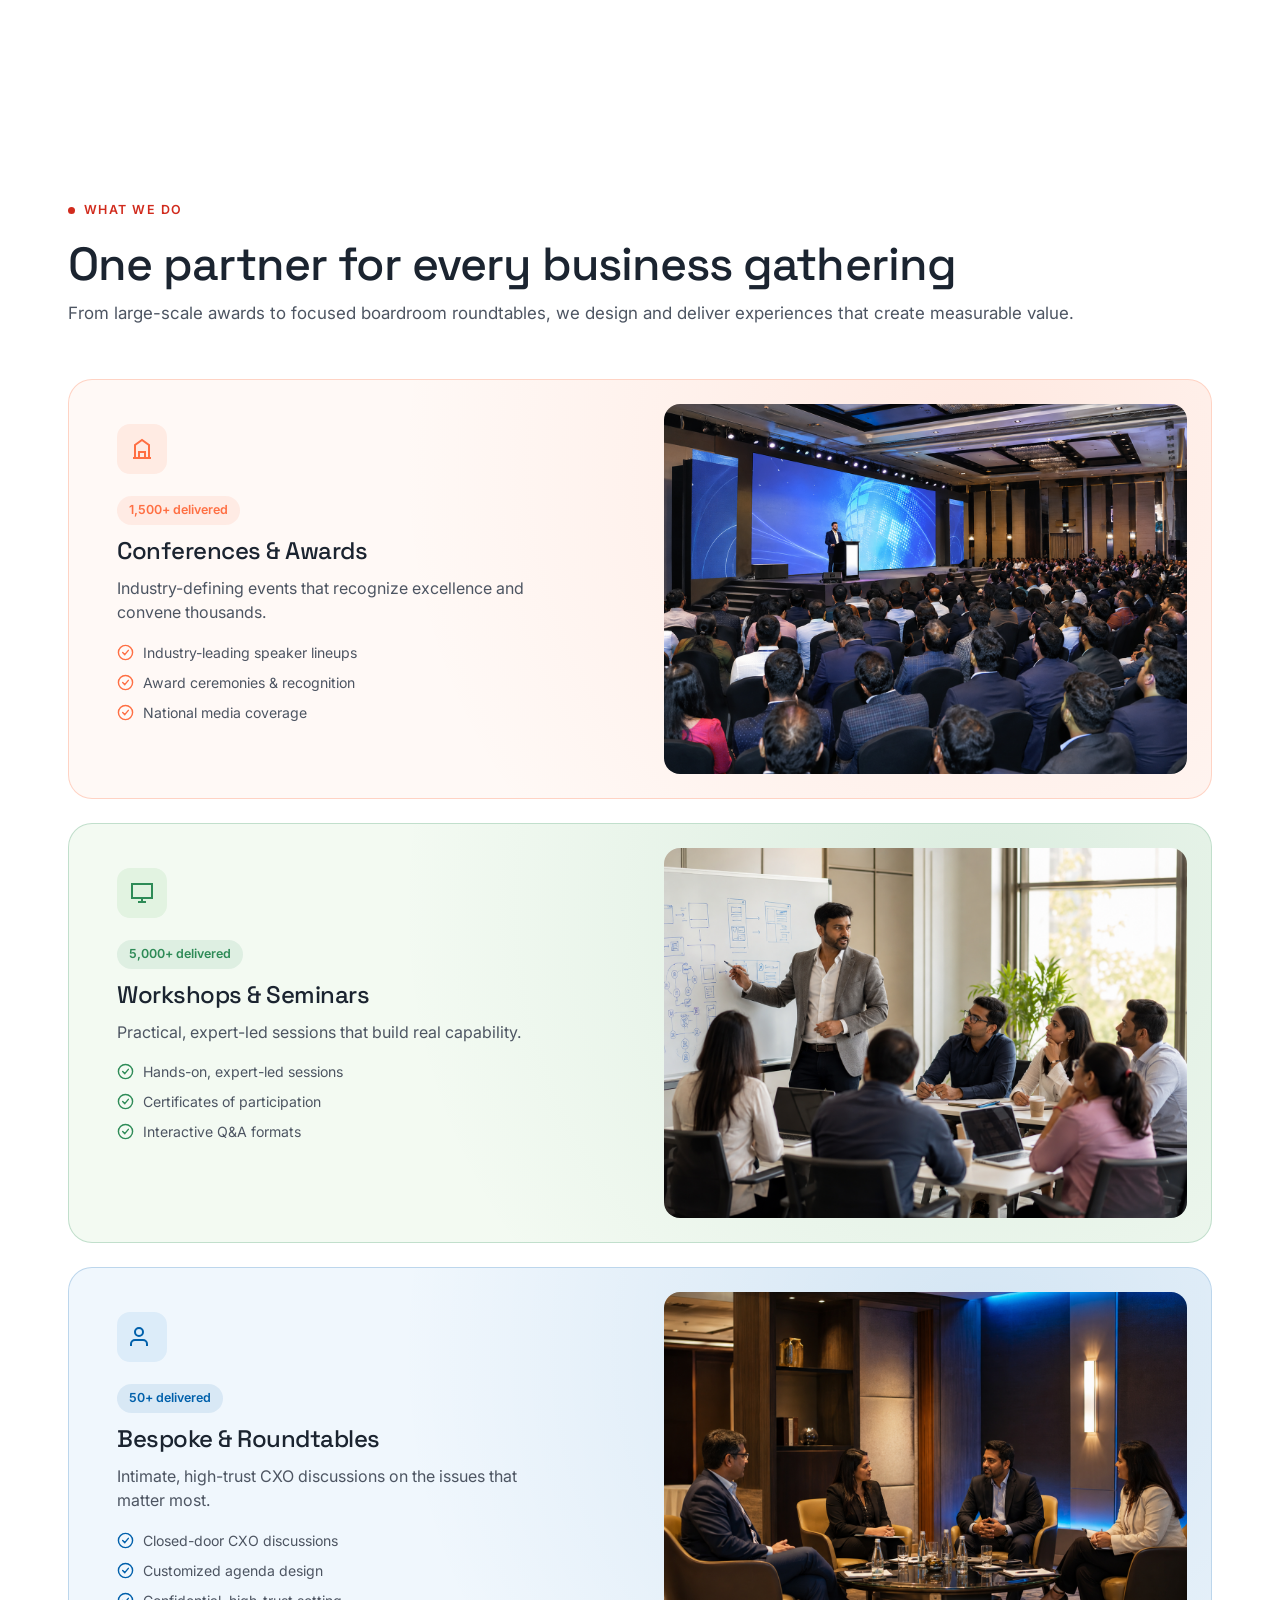
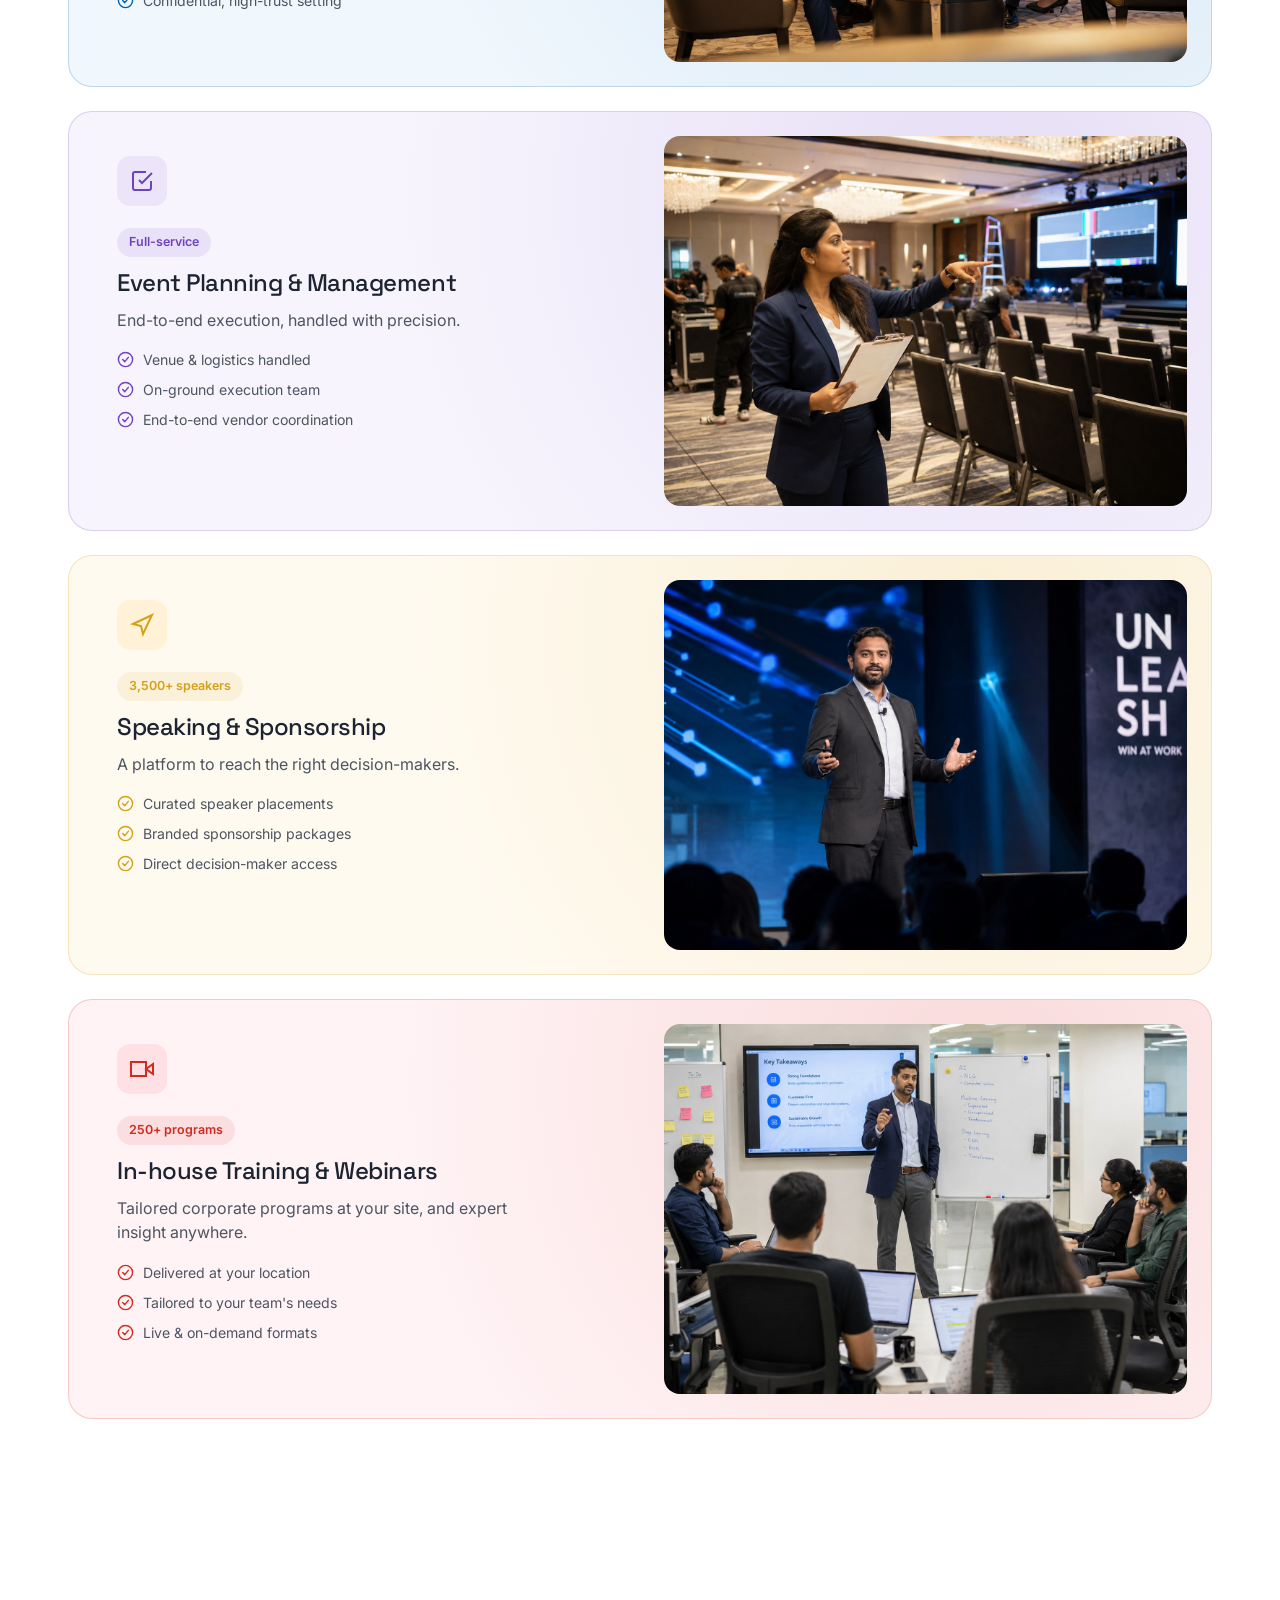
<file: Exported Templates/Stacked Cards/index.html>
<!DOCTYPE html>
<html lang="en">
<head>
<meta charset="UTF-8">
<meta name="viewport" content="width=device-width, initial-scale=1.0">
<title>Stacked Cards Animation Template</title>
<link rel="preconnect" href="https://fonts.googleapis.com">
<link rel="preconnect" href="https://fonts.gstatic.com" crossorigin>
<link href="https://fonts.googleapis.com/css2?family=Space+Grotesk:wght@400;500;600;700&family=Inter:wght@400;500;600&display=swap" rel="stylesheet">
<style>
  :root{
    --red:#D12B1D; --red-dark:#A8190D;
    --blue:#0060AB; --navy:#0A2540; --navy-2:#0E2E4F;
    --carbon:#1B2430; --graphite:#4D5562; --slate:#828A96;
    --mist:#FFFFFF; --chalk:#E6E9EE; --paper:#FFFFFF; --line:#E2E6EC;
    --maxw:1200px; 
  }
  
  * { box-sizing: border-box; margin: 0; padding: 0; }
  body {
    font-family: 'Inter', system-ui, sans-serif;
    color: var(--graphite);
    background: var(--mist);
    line-height: 1.5;
    -webkit-font-smoothing: antialiased;
    /* Added padding so you can scroll to see the effect */
    padding-bottom: 800px;
    padding-top: 100px; 
  }

  /* Typography */
  h1, h2, h3, h4 { font-family: 'Space Grotesk', sans-serif; color: var(--carbon); font-weight: 500; letter-spacing: -.02em; line-height: 1.04; }
  
  /* Layout */
  .wrap { max-width: var(--maxw); margin: 0 auto; padding: 0 28px; }
  .section { padding: 96px 0; }
  
  /* Headers */
  .section-head { margin-bottom: 52px; }
  .section-head h2 { font-size: clamp(2rem, 4vw, 2.9rem); margin-bottom: 12px; }
  .section-head p { color: var(--graphite); font-size: 1.06rem; line-height: 1.6; }
  .eyebrow { display: inline-flex; align-items: center; gap: 9px; font-family: 'Inter'; font-size: .78rem; font-weight: 600; letter-spacing: .12em; text-transform: uppercase; color: var(--red); margin-bottom: 20px; }
  .eyebrow::before { content: ""; width: 7px; height: 7px; border-radius: 50%; background: var(--red); }

  /* Stacked Cards System */
  .stack-wrap { position: relative; }
  .stack-card { position: sticky; margin-bottom: 24px; border-radius: 24px; border: 1px solid rgba(20,30,45,0.085); box-shadow: none; overflow: hidden; display: grid; grid-template-columns: 1fr 1fr; min-height: 420px; will-change: transform, filter; transition: background 0.35s ease; }
  .stack-card:last-child { margin-bottom: 0; }
  
  /* Inner content layout */
  .stack-body { padding: 44px 48px; display: flex; flex-direction: column; justify-content: flex-start; position: relative; z-index: 1; }
  .stack-card h3 { font-size: 1.5rem; margin-bottom: 12px; color: var(--carbon); }
  .stack-card p { font-size: 1rem; color: var(--graphite); line-height: 1.55; max-width: 420px; }
  
  /* Icons & Badges */
  .stack-card .ic { width: 50px; height: 50px; border-radius: 13px; display: flex; align-items: center; justify-content: center; margin-bottom: 22px; transition: background .25s ease; }
  .stack-card .ic svg { width: 24px; height: 24px; fill: none; stroke-width: 2; }
  .stack-card .scale { display: inline-flex; align-items: center; gap: 7px; font-size: .78rem; font-weight: 600; margin-bottom: 14px; padding: 5px 12px; border-radius: 20px; align-self: flex-start; transition: background .25s ease, color .25s ease; }
  
  /* Bullets */
  .stack-bullets { list-style: none; margin-top: 18px; display: flex; flex-direction: column; gap: 10px; }
  .stack-bullets li { display: flex; align-items: flex-start; gap: 9px; font-size: .88rem; color: var(--graphite); line-height: 1.4; }
  .stack-bullets li svg { width: 17px; height: 17px; flex: none; margin-top: 1px; }
  
  /* Image column */
  .stack-img { position: relative; overflow: hidden; }
  .stack-img img { max-width: none; object-fit: cover; display: block; position: absolute; top: 24px; left: 24px; width: calc(100% - 48px); height: calc(100% - 48px); border-radius: 16px; }
  
  /* Optional soft gradient overlay */
  .stack-card::before { content: ""; position: absolute; inset: 0; z-index: 0; pointer-events: none; opacity: 0.75; }

  /* Card 1 - Orange Theme */
  .stack-card:nth-child(1) { top: 140px; background: #FFF9F6; border-color: rgba(255,111,67,.28); }
  .stack-card:nth-child(1)::before { background: radial-gradient(circle at 80% 20%, rgba(255, 111, 67, 0.16) 0%, transparent 60%); }
  .stack-card:nth-child(1) .ic { background: #FFEBE3; }
  .stack-card:nth-child(1) .ic svg { stroke: #FF6F43; }
  .stack-card:nth-child(1) .scale { background: rgba(255, 111, 67, 0.1); color: #FF6F43; }
  .stack-card:nth-child(1) .stack-bullets svg { stroke: #FF6F43; }

  /* Card 2 - Green Theme */
  .stack-card:nth-child(2) { top: 156px; background: #F3FAF2; border-color: rgba(46,139,87,.25); }
  .stack-card:nth-child(2)::before { background: radial-gradient(circle at 80% 20%, rgba(46, 139, 87, 0.16) 0%, transparent 60%); }
  .stack-card:nth-child(2) .ic { background: #E2F3E1; }
  .stack-card:nth-child(2) .ic svg { stroke: #2E8B57; }
  .stack-card:nth-child(2) .scale { background: rgba(46, 139, 87, 0.1); color: #2E8B57; }
  .stack-card:nth-child(2) .stack-bullets svg { stroke: #2E8B57; }

  /* Card 3 - Blue Theme */
  .stack-card:nth-child(3) { top: 172px; background: #F0F7FD; border-color: rgba(0,96,171,.22); }
  .stack-card:nth-child(3)::before { background: radial-gradient(circle at 80% 20%, rgba(0, 96, 171, 0.16) 0%, transparent 60%); }
  .stack-card:nth-child(3) .ic { background: #DCECF9; }
  .stack-card:nth-child(3) .ic svg { stroke: var(--blue); }
  .stack-card:nth-child(3) .scale { background: rgba(0, 96, 171, 0.1); color: var(--blue); }
  .stack-card:nth-child(3) .stack-bullets svg { stroke: var(--blue); }

  /* Card 4 - Purple Theme */
  .stack-card:nth-child(4) { top: 188px; background: #F7F4FD; border-color: rgba(111,66,193,.22); }
  .stack-card:nth-child(4)::before { background: radial-gradient(circle at 80% 20%, rgba(111, 66, 193, 0.16) 0%, transparent 60%); }
  .stack-card:nth-child(4) .ic { background: #ECE5FA; }
  .stack-card:nth-child(4) .ic svg { stroke: #6F42C1; }
  .stack-card:nth-child(4) .scale { background: rgba(111, 66, 193, 0.1); color: #6F42C1; }
  .stack-card:nth-child(4) .stack-bullets svg { stroke: #6F42C1; }

  /* Card 5 - Yellow/Gold Theme */
  .stack-card:nth-child(5) { top: 204px; background: #FFFAF0; border-color: rgba(212,160,23,.25); }
  .stack-card:nth-child(5)::before { background: radial-gradient(circle at 80% 20%, rgba(212, 160, 23, 0.16) 0%, transparent 60%); }
  .stack-card:nth-child(5) .ic { background: #FFF2D6; }
  .stack-card:nth-child(5) .ic svg { stroke: #D4A017; }
  .stack-card:nth-child(5) .scale { background: rgba(212, 160, 23, 0.1); color: #D4A017; }
  .stack-card:nth-child(5) .stack-bullets svg { stroke: #D4A017; }

  /* Card 6 - Red Theme */
  .stack-card:nth-child(6) { top: 220px; background: #FFF3F5; border-color: rgba(209,43,29,.22); }
  .stack-card:nth-child(6)::before { background: radial-gradient(circle at 80% 20%, rgba(209, 43, 29, 0.16) 0%, transparent 60%); }
  .stack-card:nth-child(6) .ic { background: #FFE0E5; }
  .stack-card:nth-child(6) .ic svg { stroke: var(--red); }
  .stack-card:nth-child(6) .scale { background: rgba(209, 43, 29, 0.1); color: var(--red); }
  .stack-card:nth-child(6) .stack-bullets svg { stroke: var(--red); }

  /* Mobile Responsive */
  @media(max-width: 780px) {
    .stack-card { position: relative; grid-template-columns: 1fr; min-height: 0; }
    .stack-img { height: 220px; order: -1; }
    .stack-img img { top: 20px; left: 20px; width: calc(100% - 40px); height: calc(100% - 40px); }
    .stack-body { padding: 32px 28px; }
  }
</style>
</head>
<body>

<section class="section">
  <div class="wrap">
    <div class="section-head">
      <span class="eyebrow">What we do</span>
      <h2>One partner for every business gathering</h2>
      <p>From large-scale awards to focused boardroom roundtables, we design and deliver experiences that create measurable value.</p>
    </div>
  </div>
  
  <div class="wrap">
    <div class="stack-wrap">
      
      <!-- Card 1 -->
      <div class="stack-card" style="z-index:1">
        <div class="stack-body">
          <div class="ic"><svg viewBox="0 0 24 24"><path d="M3 21h18M5 21V8l7-5 7 5v13M9 21v-6h6v6"/></svg></div>
          <span class="scale">1,500+ delivered</span>
          <h3>Conferences &amp; Awards</h3>
          <p>Industry-defining events that recognize excellence and convene thousands.</p>
          <ul class="stack-bullets">
            <li><svg viewBox="0 0 24 24" fill="none" stroke="currentColor" stroke-width="2" stroke-linecap="round" stroke-linejoin="round"><circle cx="12" cy="12" r="10"/><path d="M8 12l3 3 5-6"/></svg>Industry-leading speaker lineups</li>
            <li><svg viewBox="0 0 24 24" fill="none" stroke="currentColor" stroke-width="2" stroke-linecap="round" stroke-linejoin="round"><circle cx="12" cy="12" r="10"/><path d="M8 12l3 3 5-6"/></svg>Award ceremonies &amp; recognition</li>
            <li><svg viewBox="0 0 24 24" fill="none" stroke="currentColor" stroke-width="2" stroke-linecap="round" stroke-linejoin="round"><circle cx="12" cy="12" r="10"/><path d="M8 12l3 3 5-6"/></svg>National media coverage</li>
          </ul>
        </div>
        <div class="stack-img"><img src="../../assets/Services/Conferences%20&amp;%20Awards.png" alt="Conferences &amp; Awards"></div>
      </div>
      
      <!-- Card 2 -->
      <div class="stack-card" style="z-index:2">
        <div class="stack-body">
          <div class="ic"><svg viewBox="0 0 24 24"><path d="M2 3h20v14H2zM8 21h8M12 17v4"/></svg></div>
          <span class="scale">5,000+ delivered</span>
          <h3>Workshops &amp; Seminars</h3>
          <p>Practical, expert-led sessions that build real capability.</p>
          <ul class="stack-bullets">
            <li><svg viewBox="0 0 24 24" fill="none" stroke="currentColor" stroke-width="2" stroke-linecap="round" stroke-linejoin="round"><circle cx="12" cy="12" r="10"/><path d="M8 12l3 3 5-6"/></svg>Hands-on, expert-led sessions</li>
            <li><svg viewBox="0 0 24 24" fill="none" stroke="currentColor" stroke-width="2" stroke-linecap="round" stroke-linejoin="round"><circle cx="12" cy="12" r="10"/><path d="M8 12l3 3 5-6"/></svg>Certificates of participation</li>
            <li><svg viewBox="0 0 24 24" fill="none" stroke="currentColor" stroke-width="2" stroke-linecap="round" stroke-linejoin="round"><circle cx="12" cy="12" r="10"/><path d="M8 12l3 3 5-6"/></svg>Interactive Q&amp;A formats</li>
          </ul>
        </div>
        <div class="stack-img"><img src="../../assets/Services/Workshops%20&amp;%20Seminars.png" alt="Workshops &amp; Seminars"></div>
      </div>
      
      <!-- Card 3 -->
      <div class="stack-card" style="z-index:3">
        <div class="stack-body">
          <div class="ic"><svg viewBox="0 0 24 24"><path d="M17 21v-2a4 4 0 0 0-4-4H5a4 4 0 0 0-4 4v2M9 11a4 4 0 1 0 0-8 4 4 0 0 0 0 8z"/></svg></div>
          <span class="scale">50+ delivered</span>
          <h3>Bespoke &amp; Roundtables</h3>
          <p>Intimate, high-trust CXO discussions on the issues that matter most.</p>
          <ul class="stack-bullets">
            <li><svg viewBox="0 0 24 24" fill="none" stroke="currentColor" stroke-width="2" stroke-linecap="round" stroke-linejoin="round"><circle cx="12" cy="12" r="10"/><path d="M8 12l3 3 5-6"/></svg>Closed-door CXO discussions</li>
            <li><svg viewBox="0 0 24 24" fill="none" stroke="currentColor" stroke-width="2" stroke-linecap="round" stroke-linejoin="round"><circle cx="12" cy="12" r="10"/><path d="M8 12l3 3 5-6"/></svg>Customized agenda design</li>
            <li><svg viewBox="0 0 24 24" fill="none" stroke="currentColor" stroke-width="2" stroke-linecap="round" stroke-linejoin="round"><circle cx="12" cy="12" r="10"/><path d="M8 12l3 3 5-6"/></svg>Confidential, high-trust setting</li>
          </ul>
        </div>
        <div class="stack-img"><img src="../../assets/Services/Bespoke%20&amp;%20Roundtables.png" alt="Bespoke &amp; Roundtables"></div>
      </div>

      <!-- Card 4 -->
      <div class="stack-card" style="z-index:4">
        <div class="stack-body">
          <div class="ic"><svg viewBox="0 0 24 24"><path d="M9 11l3 3L22 4M21 12v7a2 2 0 0 1-2 2H5a2 2 0 0 1-2-2V5a2 2 0 0 1 2-2h11"/></svg></div>
          <span class="scale">Full-service</span>
          <h3>Event Planning &amp; Management</h3>
          <p>End-to-end execution, handled with precision.</p>
          <ul class="stack-bullets">
            <li><svg viewBox="0 0 24 24" fill="none" stroke="currentColor" stroke-width="2" stroke-linecap="round" stroke-linejoin="round"><circle cx="12" cy="12" r="10"/><path d="M8 12l3 3 5-6"/></svg>Venue &amp; logistics handled</li>
            <li><svg viewBox="0 0 24 24" fill="none" stroke="currentColor" stroke-width="2" stroke-linecap="round" stroke-linejoin="round"><circle cx="12" cy="12" r="10"/><path d="M8 12l3 3 5-6"/></svg>On-ground execution team</li>
            <li><svg viewBox="0 0 24 24" fill="none" stroke="currentColor" stroke-width="2" stroke-linecap="round" stroke-linejoin="round"><circle cx="12" cy="12" r="10"/><path d="M8 12l3 3 5-6"/></svg>End-to-end vendor coordination</li>
          </ul>
        </div>
        <div class="stack-img"><img src="../../assets/Services/Event%20Planning%20&amp;%20Management.png" alt="Event Planning &amp; Management"></div>
      </div>

      <!-- Card 5 -->
      <div class="stack-card" style="z-index:5">
        <div class="stack-body">
          <div class="ic"><svg viewBox="0 0 24 24"><path d="M3 11l19-9-9 19-2-8-8-2z"/></svg></div>
          <span class="scale">3,500+ speakers</span>
          <h3>Speaking &amp; Sponsorship</h3>
          <p>A platform to reach the right decision-makers.</p>
          <ul class="stack-bullets">
            <li><svg viewBox="0 0 24 24" fill="none" stroke="currentColor" stroke-width="2" stroke-linecap="round" stroke-linejoin="round"><circle cx="12" cy="12" r="10"/><path d="M8 12l3 3 5-6"/></svg>Curated speaker placements</li>
            <li><svg viewBox="0 0 24 24" fill="none" stroke="currentColor" stroke-width="2" stroke-linecap="round" stroke-linejoin="round"><circle cx="12" cy="12" r="10"/><path d="M8 12l3 3 5-6"/></svg>Branded sponsorship packages</li>
            <li><svg viewBox="0 0 24 24" fill="none" stroke="currentColor" stroke-width="2" stroke-linecap="round" stroke-linejoin="round"><circle cx="12" cy="12" r="10"/><path d="M8 12l3 3 5-6"/></svg>Direct decision-maker access</li>
          </ul>
        </div>
        <div class="stack-img"><img src="../../assets/Services/Speaking%20&amp;%20Sponsorship.png" alt="Speaking &amp; Sponsorship"></div>
      </div>

      <!-- Card 6 -->
      <div class="stack-card" style="z-index:6">
        <div class="stack-body">
          <div class="ic"><svg viewBox="0 0 24 24"><path d="M23 7l-7 5 7 5V7zM1 5h15v14H1z"/></svg></div>
          <span class="scale">250+ programs</span>
          <h3>In-house Training &amp; Webinars</h3>
          <p>Tailored corporate programs at your site, and expert insight anywhere.</p>
          <ul class="stack-bullets">
            <li><svg viewBox="0 0 24 24" fill="none" stroke="currentColor" stroke-width="2" stroke-linecap="round" stroke-linejoin="round"><circle cx="12" cy="12" r="10"/><path d="M8 12l3 3 5-6"/></svg>Delivered at your location</li>
            <li><svg viewBox="0 0 24 24" fill="none" stroke="currentColor" stroke-width="2" stroke-linecap="round" stroke-linejoin="round"><circle cx="12" cy="12" r="10"/><path d="M8 12l3 3 5-6"/></svg>Tailored to your team's needs</li>
            <li><svg viewBox="0 0 24 24" fill="none" stroke="currentColor" stroke-width="2" stroke-linecap="round" stroke-linejoin="round"><circle cx="12" cy="12" r="10"/><path d="M8 12l3 3 5-6"/></svg>Live &amp; on-demand formats</li>
          </ul>
        </div>
        <div class="stack-img"><img src="../../assets/Services/In-house%20Training%20&amp;%20Webinars.png" alt="In-house Training &amp; Webinars"></div>
      </div>

    </div>
  </div>
</section>

<!-- Animation Logic -->
<script>
  // Services stacking cards — progressive scale down and shift up as cards stack on top
  (() => {
    const cards = [...document.querySelectorAll('.stack-card')];
    if (!cards.length) return;
    
    function onScroll() {
      cards.forEach((card, index) => {
        const rect = card.getBoundingClientRect();
        // Uses the 'top' sticky offset from CSS
        const stickyTop = parseInt(window.getComputedStyle(card).top) || 110;
        
        if (rect.top <= stickyTop + 2) {
          let stuckCount = 0;
          let activeProgress = 0;
          
          for (let j = index + 1; j < cards.length; j++) {
            const nextRect = cards[j].getBoundingClientRect();
            const nextStickyTop = parseInt(window.getComputedStyle(cards[j]).top) || 110;
            
            if (nextRect.top <= nextStickyTop + 2) {
              stuckCount++;
            } else {
              const distToStick = nextRect.top - nextStickyTop;
              if (distToStick < 150) {
                activeProgress = 1 - (distToStick / 150);
              }
              break;
            }
          }
          
          // depth determines how far back this card is pushed
          const depth = stuckCount + activeProgress;
          const scale = 1 - (depth * 0.02); // scale down by 2% per stacked card
          const translate = depth * -6; // shift up by 6px per stacked card
          card.style.transform = `scale(${scale}) translateY(${translate}px)`;
        } else {
          card.style.transform = 'scale(1) translateY(0)';
        }
      });
    }
    
    window.addEventListener('scroll', onScroll, { passive: true });
    // Initialize immediately
    onScroll();
  })();
</script>
</body>
</html>
</file>
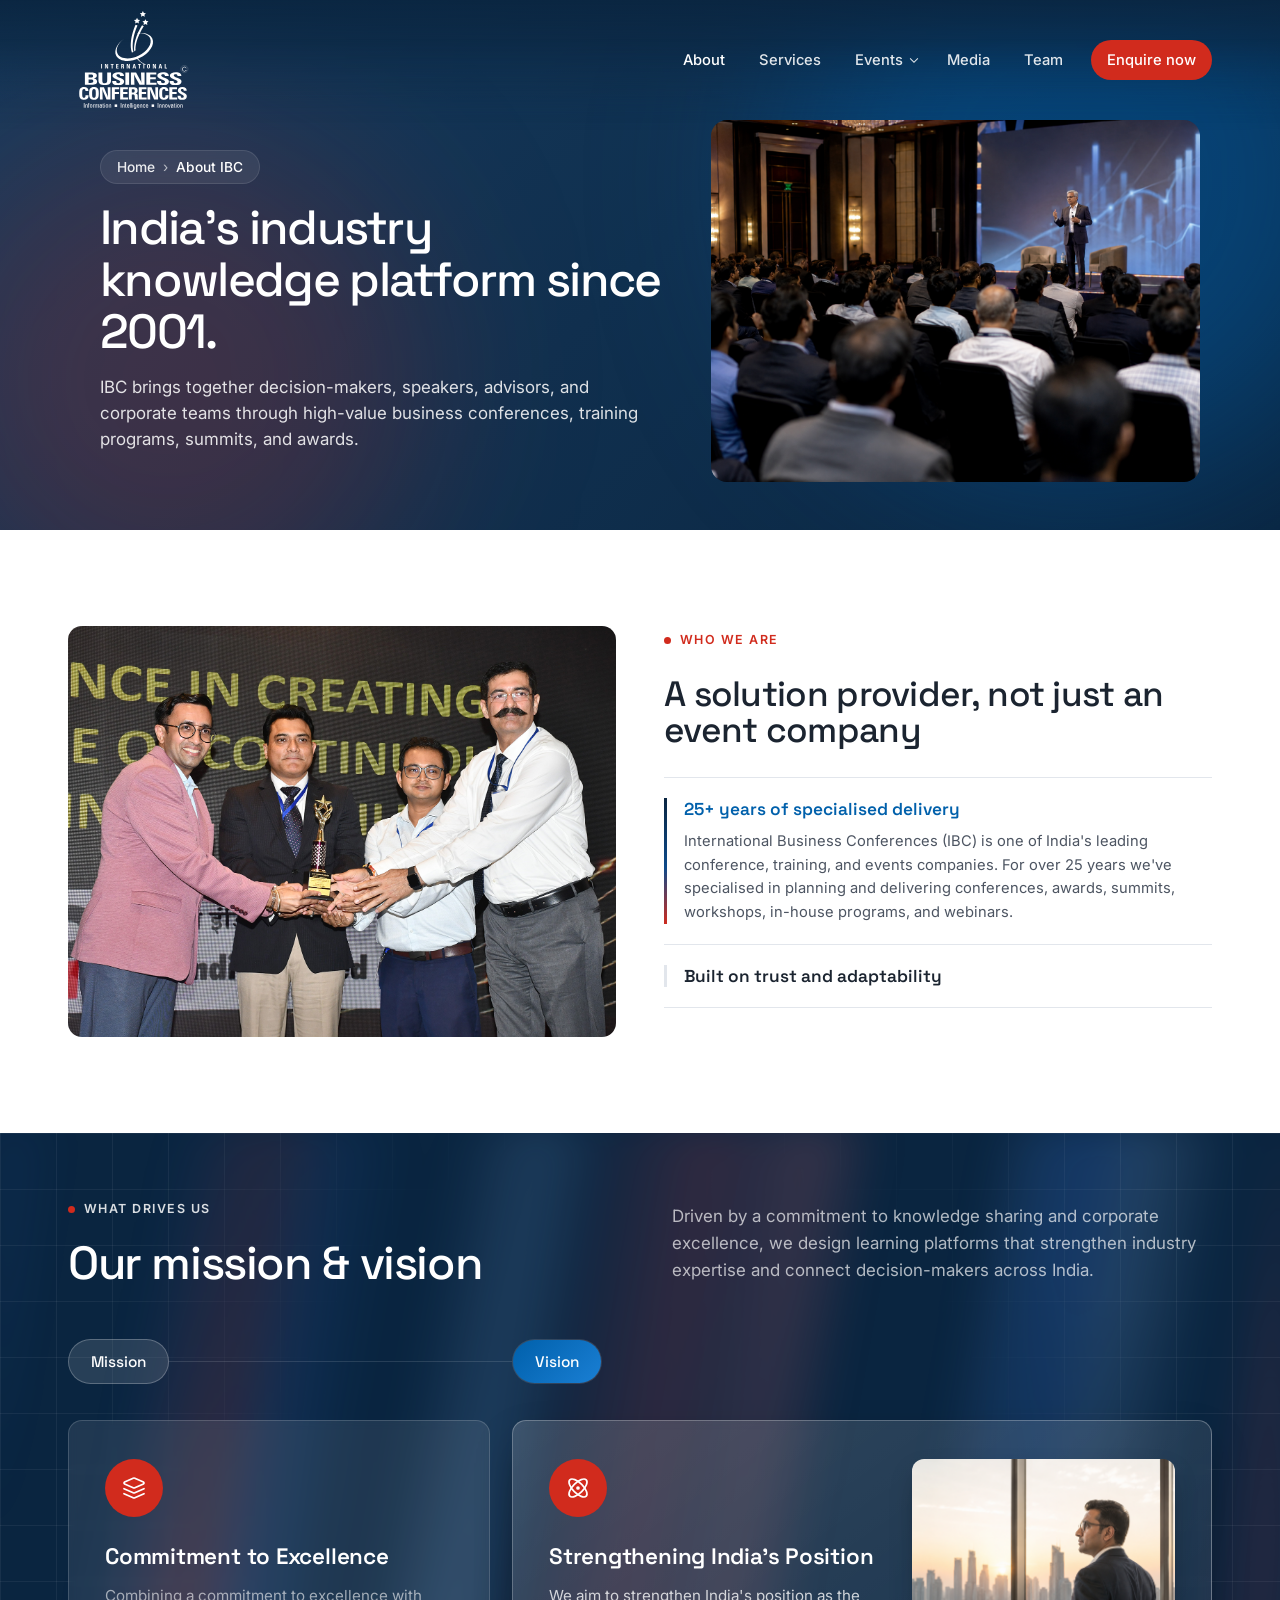
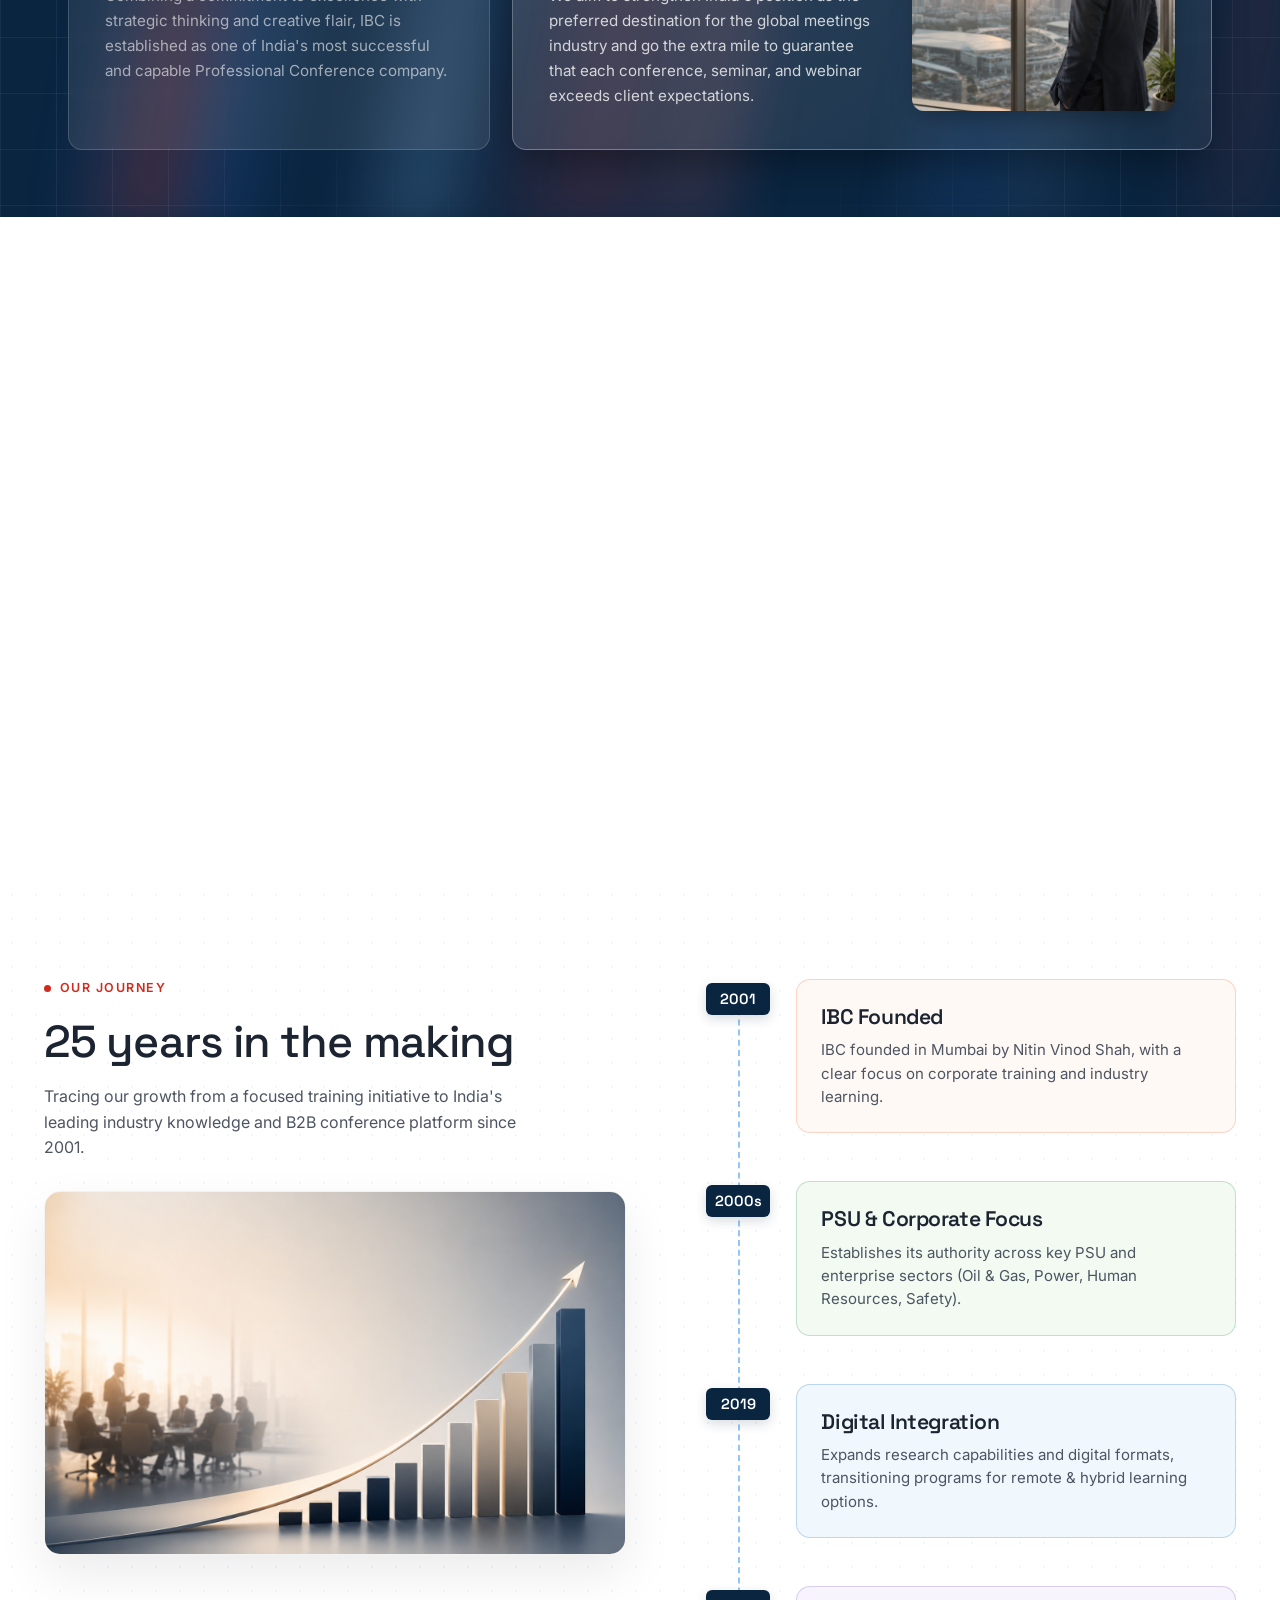
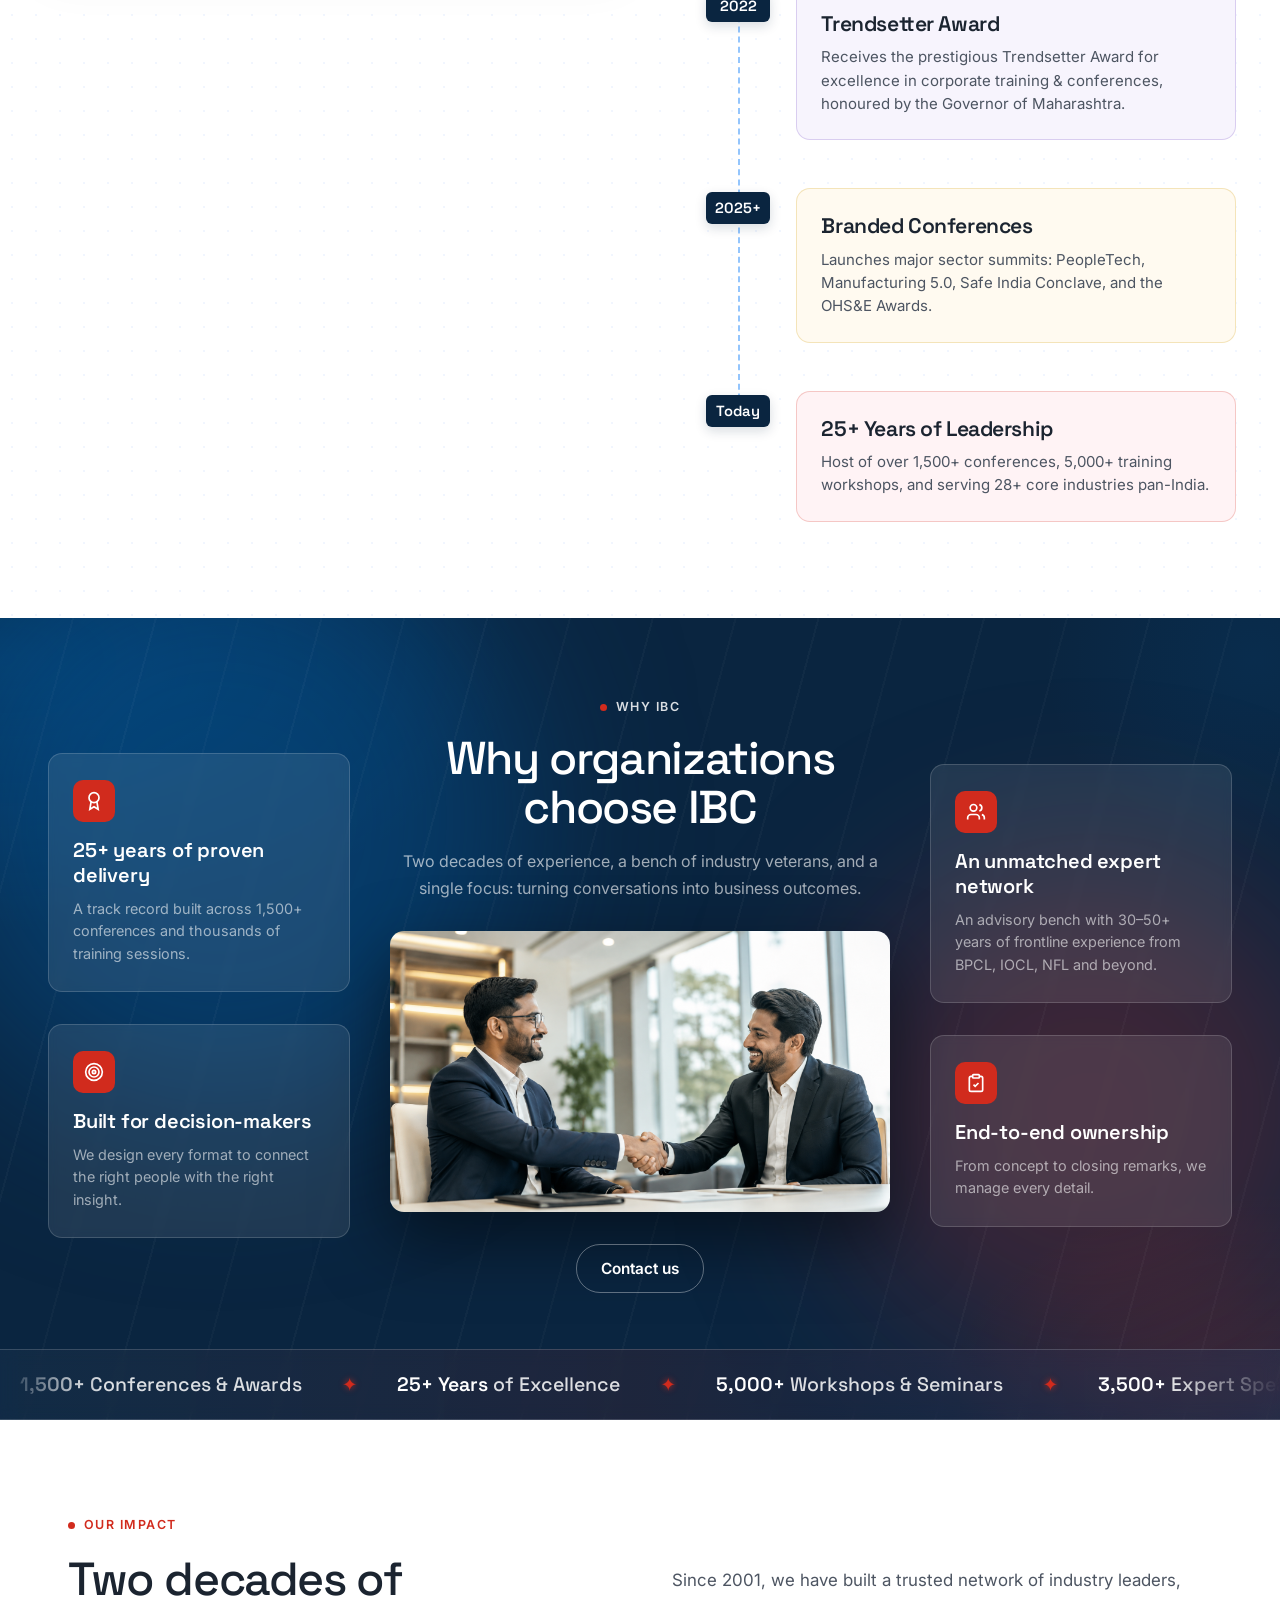
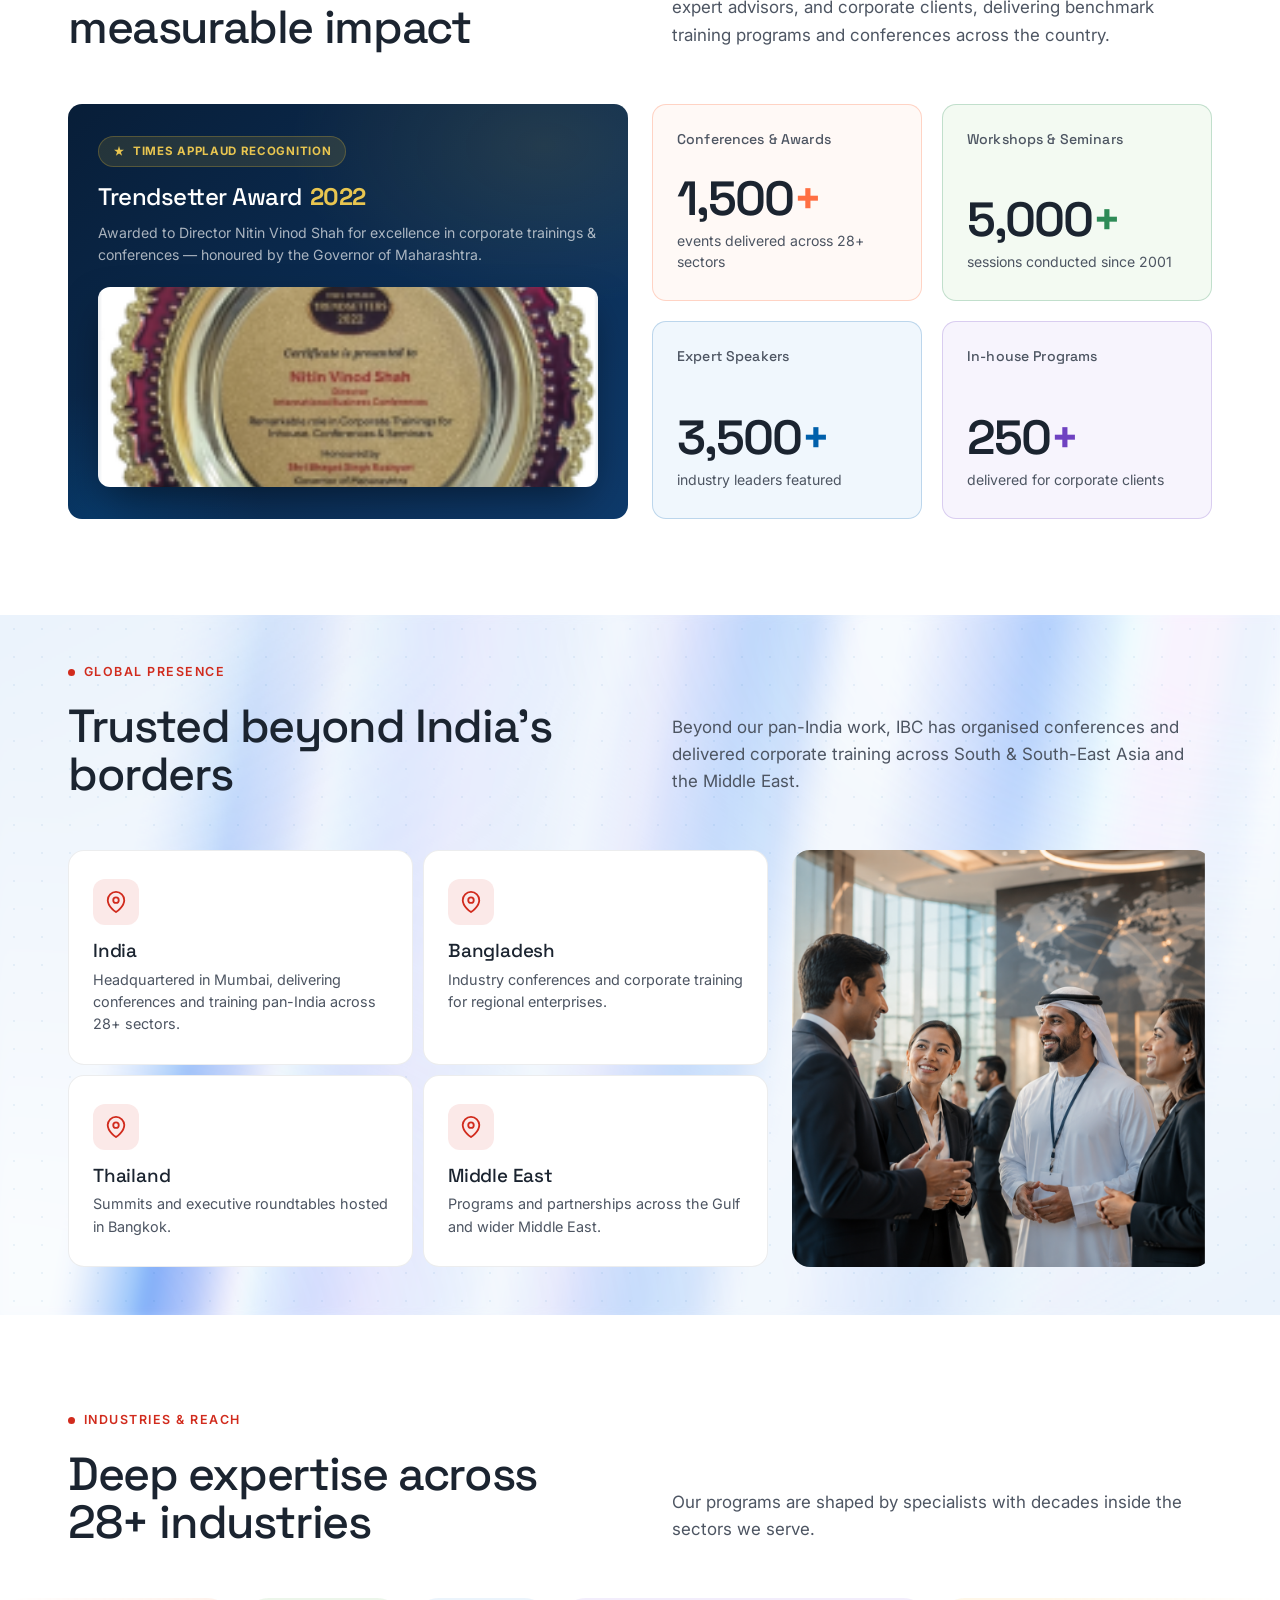
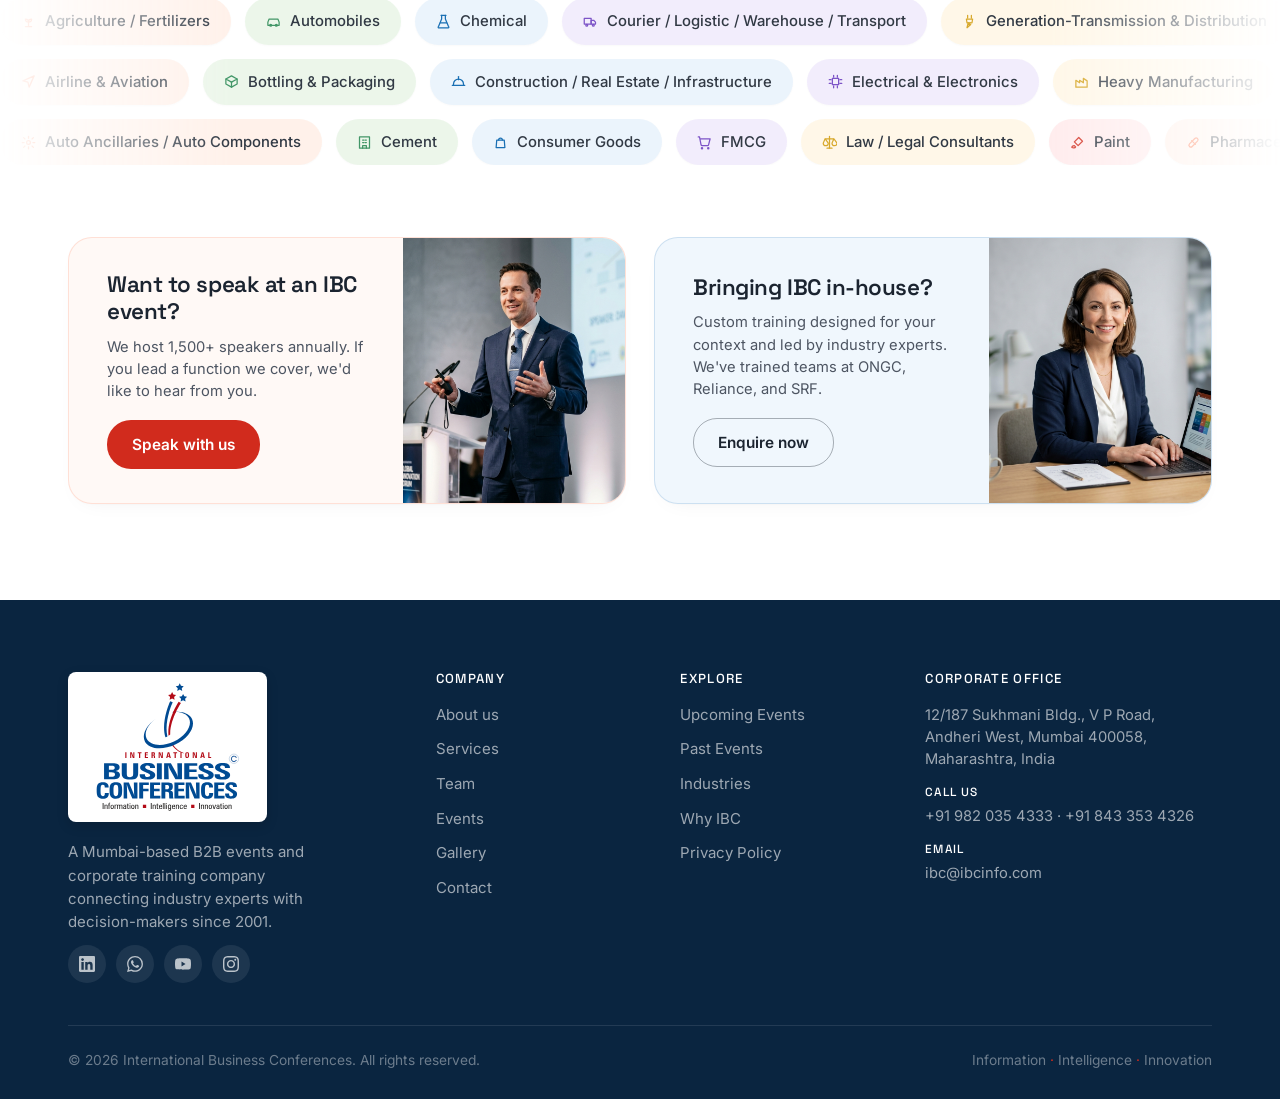
<file: about2.html>
<!DOCTYPE html>
<html lang="en">
<head>
<meta charset="UTF-8">
<meta name="viewport" content="width=device-width, initial-scale=1.0">
<title>About — International Business Conferences</title>
<link rel="preconnect" href="https://fonts.googleapis.com">
<link rel="preconnect" href="https://fonts.gstatic.com" crossorigin>
<link href="https://fonts.googleapis.com/css2?family=Space+Grotesk:wght@400;500;600;700&family=Inter:wght@400;500;600&display=swap" rel="stylesheet">
<link rel="stylesheet" href="components/hero.css">
<link rel="stylesheet" href="components/cta-duo.css">
<style>
  :root{
    --red:#D12B1D; --red-dark:#A8190D;
    --blue:#0060AB; --navy:#0A2540; --navy-2:#0E2E4F;
    --carbon:#1B2430; --graphite:#4D5562; --slate:#828A96;
    --fog:#FFF3F5; --mist:#FFFFFF; --chalk:#E6E9EE; --paper:#FFFFFF; --line:#E2E6EC;
    --maxw:1200px; --r-card:14px; --r-pill:200px; --r-btn:24px;
    --shadow:0 1px 3px rgba(20,30,45,.05), 0 8px 24px -16px rgba(20,30,45,.18);
  }
  *{box-sizing:border-box;margin:0;padding:0}
  html{scroll-behavior:smooth}
  body{font-family:'Inter',system-ui,sans-serif;color:var(--graphite);background:var(--mist);line-height:1.5;-webkit-font-smoothing:antialiased;font-size:16px}
  img{max-width:100%;display:block}
  a{color:inherit;text-decoration:none}
  .wrap{max-width:var(--maxw);margin:0 auto;padding:0 28px}
  h1,h2,h3,h4{font-family:'Space Grotesk',sans-serif;color:var(--carbon);font-weight:500;letter-spacing:-.02em;line-height:1.04}
  .eyebrow{display:inline-flex;align-items:center;gap:9px;font-family:'Inter';font-size:.78rem;font-weight:600;letter-spacing:.12em;text-transform:uppercase;color:var(--red);margin-bottom:20px}
  .eyebrow::before{content:"";width:7px;height:7px;border-radius:50%;background:var(--red)}
  .eyebrow.on-dark{color:#fff}
  .section{padding:96px 0}
  .section-head{display:grid;grid-template-columns:1fr 1fr;column-gap:64px;max-width:none;margin-bottom:52px;align-items:end}
  .section-head .eyebrow{grid-column:1;grid-row:1}
  .section-head h2{grid-column:1;grid-row:2;font-size:clamp(2rem,4vw,2.9rem);letter-spacing:-.03em;margin-bottom:0}
  .section-head p{grid-column:2;grid-row:1/3;align-self:end;color:var(--graphite);font-size:1.06rem;line-height:1.6;padding-bottom:3px}
  .section-head-center{display:block;text-align:center;max-width:none}
  .btn{display:inline-flex;align-items:center;gap:9px;font-family:'Inter';font-size:.96rem;font-weight:600;padding:12px 24px;border-radius:var(--r-btn);cursor:pointer;border:1.5px solid transparent;outline:none;transition:transform .18s,background .18s,color .18s,border-color .18s,box-shadow .2s;position:relative;overflow:hidden;flex-shrink:0;white-space:nowrap}
  .btn:focus-visible{box-shadow:0 0 0 3px rgba(0,96,171,.4)}
  .btn::before{content:"";position:absolute;top:0;left:-80%;width:55%;height:100%;z-index:2;background:linear-gradient(90deg,transparent,rgba(255,255,255,.28),transparent);transform:skewX(-18deg);transition:left .55s ease;pointer-events:none}
  .btn:hover::before{left:130%}
  .btn>span,.btn svg{position:relative;z-index:1}
  .btn svg{width:16px;height:16px}
  .btn-primary{background:var(--carbon);color:#fff}
  .btn-primary:hover{background:var(--red);color:#fff;border-color:transparent;transform:translateY(-2px);box-shadow:0 6px 22px -4px rgba(209,43,29,.4)}
  .btn-outline{background:transparent;color:var(--carbon);border-color:var(--carbon)}
  .btn-outline:hover{background:var(--red);border-color:var(--red);color:#fff}
  .btn-red{background:var(--red);color:#fff}
  .btn-red:hover{background:var(--red-dark);transform:translateY(-2px);box-shadow:0 6px 22px -4px rgba(209,43,29,.45)}
  .btn-ghost{background:transparent;color:#fff;border-color:rgba(255,255,255,.45)}
  .btn-ghost:hover{background:rgba(255,255,255,.12);border-color:#fff}
  .btn.btn-outline-dark{border-color:rgba(27,36,48,.35)}
  .btn.btn-outline-dark:hover{background:var(--red);color:#fff;border-color:var(--red)}
  .center-cta{text-align:center;margin-top:48px}



  /* Hero banner styles live in components/hero.css (shared across subpages).
     Note: .ph-note kept here as it isn't part of the shared hero. */
  .hero-card .ph-note{position:absolute;top:16px;right:20px;z-index:3;font-size:.62rem;letter-spacing:.1em;text-transform:uppercase;color:rgba(255,255,255,.4);border:1px dashed rgba(255,255,255,.25);padding:5px 11px;border-radius:20px}

  /* 2. WHO WE ARE */
  .who-grid{display:grid;grid-template-columns:1fr 1fr;gap:48px;align-items:start}
  .who-visual{width:100%;aspect-ratio:4/3;border-radius:var(--r-card);overflow:hidden}
  .who-visual img{width:100%;height:100%;object-fit:cover;display:block;transition:opacity .3s ease}
  .who-content{display:flex;flex-direction:column}
  .who-head h2{font-size:clamp(1.7rem,3vw,2.2rem);margin-top:6px}
  .who-accordion{margin-top:28px;border-top:1px solid var(--line)}
  .who-item{position:relative;border-bottom:1px solid var(--line);padding:20px 0 20px 20px}
  .who-bar{position:absolute;left:0;top:20px;bottom:20px;width:3px;background:var(--line);overflow:hidden}
  .who-bar-fill{position:absolute;left:0;top:0;width:100%;height:0%;background:linear-gradient(145deg,var(--navy) 0%,#0d4a8a 55%,var(--red) 100%)}
  .who-item.open .who-bar-fill{animation:who-fill 3.5s linear forwards}
  @keyframes who-fill{from{height:0%}to{height:100%}}
  .who-trigger{display:block;width:100%;background:none;border:none;text-align:left;cursor:pointer;padding:0;font-family:'Space Grotesk';font-size:1.08rem;font-weight:600;color:var(--carbon);transition:color .2s}
  .who-item.open .who-trigger{color:var(--blue)}
  .who-panel{max-height:0;overflow:hidden;transition:max-height .3s ease}
  .who-item.open .who-panel{max-height:240px}
  .who-panel p{font-size:.92rem;color:var(--graphite);line-height:1.6;margin-top:10px}
  @media(max-width:780px){.who-grid{grid-template-columns:1fr;gap:28px}}

  /* --- START: BEAMS BACKGROUND EXPERIMENT --- */
  .mv-aurora-container {
    position: absolute;
    inset: 0;
    overflow: hidden;
    z-index: 0;
    pointer-events: none;
  }
  .mv-aurora {
    --blue-glow: #3b82f6;
    --light-blue-glow: #93c5fd;
    --red-glow: #ef4444;
    --light-red-glow: #f87171;
    --aurora: repeating-linear-gradient(100deg, 
      var(--blue-glow) 0%, var(--blue-glow) 0.5%, 
      transparent 3.0%, transparent 7.0%, 
      var(--red-glow) 10.0%, var(--red-glow) 10.5%, 
      transparent 13.0%, transparent 17.0%,
      var(--light-blue-glow) 20.0%, var(--light-blue-glow) 20.5%,
      transparent 23.0%, transparent 27.0%,
      var(--light-red-glow) 30.0%, var(--light-red-glow) 30.5%,
      transparent 33.0%, transparent 37.0%,
      var(--blue-glow) 40%
    );
    
    position: absolute;
    inset: -10px;
    background-image: var(--aurora);
    background-size: 300% 200%;
    background-position: 50% 50%, 50% 50%;
    filter: blur(20px);
    opacity: 0.2;
    will-change: transform;
    mask-image: radial-gradient(ellipse at 100% 0%, black 20%, transparent 80%), radial-gradient(ellipse at 0% 100%, black 20%, transparent 80%);
    -webkit-mask-image: radial-gradient(ellipse at 100% 0%, black 20%, transparent 80%), radial-gradient(ellipse at 0% 100%, black 20%, transparent 80%);
  }
  .mv-aurora::after {
    content: "";
    position: absolute;
    inset: 0;
    background-image: var(--aurora);
    background-size: 200% 100%;
    animation: aurora-anim 75s linear infinite;
    background-attachment: fixed;
  }
  .mv-grid-pattern {
    position: absolute;
    inset: 0;
    z-index: 1;
    pointer-events: none;
    background-image: 
      linear-gradient(rgba(255, 255, 255, 0.06) 1px, transparent 1px),
      linear-gradient(90deg, rgba(255, 255, 255, 0.06) 1px, transparent 1px);
    background-size: 56px 56px;
    mask-image: radial-gradient(circle at 50% 50%, transparent 45%, black 80%);
    -webkit-mask-image: radial-gradient(circle at 50% 50%, transparent 45%, black 80%);
  }
  /* --- END: BEAMS BACKGROUND EXPERIMENT --- */

  /* 3. MISSION / VISION — bg copied from home .why section */
  .mv-pin{position:relative;height:150vh}
  /* --- START: BEAMS BACKGROUND EXPERIMENT --- */
  .mv{background:var(--navy);position:sticky;top:12vh;height:76vh;overflow:hidden;display:flex;align-items:center}
  /* Disabled old background gradient, blobs, and grid pattern */
  .mv::before, .mv::after { display: none !important; }
  .events-blob-b, .events-blob-r { display: none !important; }
  /* --- END: BEAMS BACKGROUND EXPERIMENT --- */
  .mv .wrap{position:relative;z-index:1}
  .mv .section-head h2{color:#fff}
  .mv .section-head p{color:rgba(255,255,255,.68)}
  .mv .eyebrow{color:rgba(255,255,255,.85)}
  .mv .eyebrow::before{background:var(--red)}
  .mv-tabs{display:flex;gap:22px;margin-bottom:36px;position:relative;align-items:center}
  .mv-line{position:absolute;top:50%;left:0;width:0;height:1px;background:rgba(255,255,255,.12);z-index:0}
  .mv-tab{flex:1 1 0%;display:flex;transition:flex 0.8s cubic-bezier(0.16, 1, 0.3, 1);position:relative;z-index:1;cursor:pointer}
  .mv-tab.active{flex:1.8 1 0%}
  .mv-pill{position:relative;z-index:1;display:inline-block;font-family:'Space Grotesk';font-weight:500;font-size:.96rem;padding:10px 22px;border-radius:var(--r-pill);background:rgba(255,255,255,0.12);color:#ffffff;transition:background 0.6s cubic-bezier(0.16, 1, 0.3, 1),color 0.6s cubic-bezier(0.16, 1, 0.3, 1),border-color 0.6s cubic-bezier(0.16, 1, 0.3, 1);border:1px solid rgba(255,255,255,.24);overflow:hidden}
  .mv-pill::before{content:"";position:absolute;inset:0;z-index:-1;background:linear-gradient(135deg,var(--blue),#1a7fd4);opacity:0;transition:opacity 0.6s cubic-bezier(0.16, 1, 0.3, 1)}
  .mv-tab:hover .mv-pill{background:rgba(255,255,255,0.22);color:#fff;border-color:rgba(255,255,255,0.4)}
  .mv-tab.active .mv-pill{color:#fff;border-color:transparent}
  .mv-tab.active .mv-pill::before{opacity:1}
  .mv-grid{display:flex;gap:22px;width:100%}
  /* cards — pillar-style glass with mouse-tracking spotlight */
  .mv-card{background:rgba(255,255,255,.09);border:1px solid rgba(255,255,255,.16);border-radius:var(--r-card);padding:38px 36px;position:relative;overflow:hidden;height:330px;backdrop-filter:blur(4px);display:flex;flex-direction:row;align-items:flex-start;justify-content:space-between;flex:1 1 0%;min-width:0;transition:flex 0.8s cubic-bezier(0.16, 1, 0.3, 1),background 0.8s cubic-bezier(0.16, 1, 0.3, 1),border-color 0.8s cubic-bezier(0.16, 1, 0.3, 1),box-shadow 0.8s cubic-bezier(0.16, 1, 0.3, 1),transform .12s ease;transform-style:preserve-3d;will-change:flex,background,border-color,box-shadow,transform;cursor:default}
  .mv-card::before{content:"";position:absolute;inset:0;opacity:0;transition:opacity .25s;background:radial-gradient(420px circle at var(--x,50%) var(--y,50%),rgba(255,255,255,.06),transparent 65%);pointer-events:none;border-radius:inherit;z-index:0}
  .mv-card::after{content:"";position:absolute;inset:0;opacity:0;transition:opacity .25s;background:radial-gradient(180px circle at var(--x,50%) var(--y,50%),rgba(255,255,255,.09),transparent 70%);pointer-events:none;border-radius:inherit;z-index:0}
  .mv-card:hover::before,.mv-card:hover::after{opacity:1}
  .mv-card.active{flex:1.8 1 0%;background:linear-gradient(145deg,rgba(255,255,255,.16) 0%,rgba(255,255,255,.06) 100%);border-color:rgba(255,255,255,.28);box-shadow:0 18px 44px -10px rgba(0,0,0,.4)}
  .mv-card-body{flex:1;display:flex;flex-direction:column;align-items:flex-start;min-width:0;position:relative;z-index:1}
  .mv-icon{width:58px;height:58px;border-radius:50%;background:var(--red);display:flex;align-items:center;justify-content:center;margin-bottom:26px;transition:background .45s;flex-shrink:0}
  .mv-card.active .mv-icon{background:var(--red)}
  .mv-icon svg{width:24px;height:24px;stroke:#fff;fill:none;stroke-width:1.7;stroke-linecap:round;stroke-linejoin:round}
  .mv-card h3{font-size:1.4rem;font-weight:600;margin-bottom:12px;color:#fff;line-height:1.25;letter-spacing:-.01em;transition:color .45s}
  .mv-card.active h3{color:#fff}
  .mv-card p{font-size:.95rem;color:rgba(255,255,255,.58);line-height:1.65;transition:color .45s}
  .mv-card.active p{color:rgba(255,255,255,.78)}
  .mv-photo{width:0;margin-left:0;opacity:0;transform:scale(.95) translateX(15px);transition:width 0.8s cubic-bezier(0.16, 1, 0.3, 1),margin-left 0.8s cubic-bezier(0.16, 1, 0.3, 1),opacity 0.6s cubic-bezier(0.16, 1, 0.3, 1),transform 0.8s cubic-bezier(0.16, 1, 0.3, 1);flex-shrink:0;height:100%;border-radius:12px;overflow:hidden;box-shadow:0 12px 28px -8px rgba(0,0,0,.4);position:relative;z-index:1;will-change:width,margin-left,opacity,transform}
  .mv-card.active .mv-photo{width:42%;margin-left:32px;opacity:1;transform:scale(1) translateX(0)}
  .mv-photo img{width:100%;height:100%;object-fit:cover;display:block;transform:scale(1.15);transform-origin:center}
  @media(max-width:780px){
    .mv-pin{height:auto}
    .mv{position:relative;height:auto;padding:64px 0}
    .mv-tabs{gap:16px}
    .mv-grid{flex-direction:column;gap:20px}
    .mv-card{flex:none !important;width:100%;flex-direction:column;align-items:stretch;padding:34px 28px;height:auto}
    .mv-photo{width:100% !important;height:0;margin-left:0 !important;margin-top:0;transform:scale(.95) translateY(10px)}
    .mv-card.active .mv-photo{height:180px;margin-top:20px;transform:scale(1) translateY(0)}
    .section-head{display:block;max-width:none}
    .section-head h2{margin-bottom:12px}
    .section-head p{max-width:none}
  }
  @media(prefers-reduced-motion:reduce){
    .mv-card,.mv-photo,.mv-tab,.mv-card::before{transition:none !important;animation:none !important}
  }

  .impact-grid{display:grid;grid-template-columns:1fr 1fr;gap:24px;align-items:stretch}
  .stat-grid{display:grid;grid-template-columns:1fr 1fr;gap:20px}
  .stat{background:var(--fog);border:1px solid rgba(20,30,45,.16);border-radius:var(--r-card);padding:24px 24px 28px;min-height:190px;display:flex;flex-direction:column;justify-content:space-between;position:relative;overflow:hidden;cursor:default}
  .stat>*{position:relative;z-index:1}
  .stat-lbl{font-size:.85rem;font-weight:500;color:var(--slate);font-family:'Space Grotesk';letter-spacing:.01em}
  .stat b{font-family:'Space Grotesk';font-size:clamp(2.2rem,4vw,3rem);font-weight:600;color:var(--carbon);letter-spacing:-.04em;display:block;line-height:1;margin-bottom:8px}
  .stat b i{font-style:normal;color:var(--red)}
  .stat span{font-size:.88rem;color:var(--graphite);display:block;line-height:1.45}
  .stat{transition:box-shadow .3s}
  /* Spotlight border glow — shows only in border region via mask */
  .stat::before,.stat::after{content:"";position:absolute;inset:0;border-radius:inherit;pointer-events:none;opacity:0;transition:opacity .3s;background-attachment:fixed}
  .stat::before{border:1px solid transparent;background-image:radial-gradient(160px 160px at calc(var(--x,-9999)*1px) calc(var(--y,-9999)*1px),var(--glow,rgba(10,37,64,.55)),transparent);-webkit-mask:linear-gradient(#fff 0 0) padding-box,linear-gradient(#fff 0 0);-webkit-mask-composite:destination-out;mask:linear-gradient(#fff 0 0) padding-box,linear-gradient(#fff 0 0);mask-composite:exclude;z-index:2}
  .stat::after{background-image:radial-gradient(280px 280px at calc(var(--x,-9999)*1px) calc(var(--y,-9999)*1px),var(--glow-i,rgba(10,37,64,.05)),transparent);z-index:0}
  .stat:hover::before,.stat:hover::after{opacity:1}

  /* Stats color themes (syncing with What We Do section) */
  .stat:nth-child(6n+1) { background: #FFF9F6; border-color: rgba(255, 111, 67, 0.28); --glow:rgba(255,111,67,.7);--glow-i:rgba(255,111,67,.07) }
  .stat:nth-child(6n+1) b i { color: #FF6F43; }

  .stat:nth-child(6n+2) { background: #F3FAF2; border-color: rgba(46, 139, 87, 0.25); --glow:rgba(46,139,87,.65);--glow-i:rgba(46,139,87,.06) }
  .stat:nth-child(6n+2) b i { color: #2E8B57; }

  .stat:nth-child(6n+3) { background: #F0F7FD; border-color: rgba(0, 96, 171, 0.22); --glow:rgba(0,96,171,.65);--glow-i:rgba(0,96,171,.06) }
  .stat:nth-child(6n+3) b i { color: #0060AB; }

  .stat:nth-child(6n+4) { background: #F7F4FD; border-color: rgba(111, 66, 193, 0.22); --glow:rgba(111,66,193,.65);--glow-i:rgba(111,66,193,.06) }
  .stat:nth-child(6n+4) b i { color: #6F42C1; }
  
  .stat:nth-child(6n+5) { background: #FFFAF0; border-color: rgba(212, 160, 23, 0.25); --glow:rgba(212,160,23,.65);--glow-i:rgba(212,160,23,.06) }
  .stat:nth-child(6n+5) b i { color: #D4A017; }

  .stat:nth-child(6n) { background: #FFF3F5; border-color: rgba(209, 43, 29, 0.22); --glow:rgba(209,43,29,.65);--glow-i:rgba(209,43,29,.06) }
  .stat:nth-child(6n) b i { color: #D12B1D; }
  /* award card — copied from home page */
  .award-card{background:linear-gradient(140deg,#081e38 0%,#0b2d54 55%,#0e3a6b 100%);border-radius:var(--r-card);padding:32px 30px;position:relative;overflow:hidden;display:flex;flex-direction:column}
  .award-card::before{content:"";position:absolute;inset:0;pointer-events:none;
    background:radial-gradient(ellipse 70% 60% at 85% 10%,rgba(212,175,55,.12),transparent 65%),
    radial-gradient(ellipse 50% 50% at 5% 100%,rgba(0,96,171,.25),transparent 60%)}
  .award-card>*{position:relative;z-index:1}
  .award-eyebrow{display:inline-flex;align-items:center;gap:8px;background:rgba(212,175,55,.14);color:#e8c550;border:1px solid rgba(212,175,55,.28);padding:6px 14px;border-radius:var(--r-pill);font-size:.72rem;font-weight:700;letter-spacing:.06em;text-transform:uppercase;margin-bottom:18px;align-self:flex-start}
  .award-eyebrow svg{width:12px;height:12px;fill:#e8c550}
  .award-card h3{color:#fff;font-size:1.5rem;font-weight:500;display:flex;align-items:baseline;gap:8px;flex-wrap:wrap}
  .award-year-inline{font-family:'Space Grotesk';font-weight:700;color:#e8c550}
  .award-desc{color:rgba(255,255,255,.65);font-size:.88rem;line-height:1.6;margin:12px 0 20px}
  .award-photo-wrap{position:relative;width:100%;flex:1;min-height:200px;border-radius:12px;overflow:hidden;margin-top:auto;box-shadow:0 16px 40px -10px rgba(0,0,0,.5)}
  .award-photo{position:absolute;inset:0;width:100%;height:100%;object-fit:cover;opacity:0;transition:opacity .6s ease}
  .award-photo.active{opacity:1}
  @media(max-width:920px){.impact-grid{grid-template-columns:1fr;gap:28px}.stat-grid{grid-template-columns:1fr 1fr}}

  /* 5. WHY CHOOSE IBC — orbital layout */
  .why{background:var(--navy);position:relative;overflow:hidden;padding:0}
  .why::before{content:"";position:absolute;inset:0;z-index:0;pointer-events:none;
    background:
      radial-gradient(ellipse 65% 55% at 0% 5%,rgba(0,96,171,.32),transparent 62%),
      radial-gradient(ellipse 45% 40% at 100% 95%,rgba(209,43,29,.2),transparent 58%),
      radial-gradient(ellipse 30% 45% at 98% 5%,rgba(0,96,171,.12),transparent 55%)}
  @keyframes beams-drift{0%{transform:translateX(0) translateY(0)}100%{transform:translateX(80px) translateY(-40px)}}
  .why::after{content:"";position:absolute;top:-60%;left:-10%;width:120%;height:220%;z-index:0;pointer-events:none;
    animation:beams-drift 5s ease-in-out infinite alternate;
    background:repeating-linear-gradient(105deg,
      transparent 0px,transparent 78px,
      rgba(255,255,255,.028) 78px,rgba(255,255,255,.028) 80px,
      transparent 80px,transparent 158px,
      rgba(255,255,255,.022) 158px,rgba(255,255,255,.022) 160px)}

  /* Animated gradient blobs (same as home page .why) */
  .why-blob-b,.why-blob-r{position:absolute;border-radius:50%;filter:blur(90px);pointer-events:none;z-index:0}
  .why-blob-b{width:600px;height:600px;background:rgba(0,96,171,.4);top:-100px;left:-80px;animation:why-blob-b 3.2s ease-in-out infinite}
  .why-blob-r{width:500px;height:500px;background:rgba(209,43,29,.25);bottom:60px;right:-60px;animation:why-blob-r 3.8s ease-in-out infinite}
  @keyframes why-blob-b{0%,100%{transform:translate(0,0) scale(1)}33%{transform:translate(220px,140px) scale(1.12)}66%{transform:translate(90px,260px) scale(0.9)}}
  @keyframes why-blob-r{0%,100%{transform:translate(0,0) scale(1)}33%{transform:translate(-180px,-120px) scale(1.1)}66%{transform:translate(-80px,-210px) scale(0.93)}}

  /* Arena — simple 3-column layout: cards left | center | cards right */
  .why-arena{
    position:relative;z-index:2;
    max-width:1240px;margin:0 auto;padding:80px 28px 56px;
    display:grid;grid-template-columns:1fr minmax(420px,500px) 1fr;
    gap:40px;align-items:stretch;
  }

  /* Side card columns — cards grouped as a centered pair with a tight gap */
  .why-col{display:flex;flex-direction:column;justify-content:center;gap:32px;padding-bottom:0}

  /* Center content */
  .why-center{text-align:center;display:flex;flex-direction:column;align-items:center}
  .why-center .eyebrow{justify-content:center;color:rgba(255,255,255,.85);margin-bottom:18px}
  .why-center .eyebrow::before{background:var(--red)}
  .why-center h2{color:#fff;font-size:clamp(2rem,3.6vw,3rem);letter-spacing:-.03em;margin-bottom:16px;line-height:1.06}
  .why-center p{color:rgba(255,255,255,.62);font-size:1rem;line-height:1.65;margin-bottom:30px;max-width:480px}
  .why .btn-outline{color:#fff;border-color:rgba(255,255,255,.35);margin-top:32px}
  .why .btn-outline:hover{background:rgba(255,255,255,.12);border-color:#fff;color:#fff}
  .why-focal-img{
    width:100%;border-radius:14px;overflow:hidden;aspect-ratio:16/9;
    box-shadow:0 28px 70px rgba(0,0,0,.5);
  }
  .why-focal-img img{width:100%;height:100%;object-fit:cover;display:block;transition:transform .5s ease}
  .why-focal-img:hover img{transform:scale(1.04)}

  /* Glass cards with mouse-tracking spotlight + 3D tilt (mirrors home page .pillar) */
  .why-card{background:rgba(255,255,255,.09);border:1px solid rgba(255,255,255,.16);border-radius:14px;padding:26px 24px;position:relative;overflow:hidden;backdrop-filter:blur(4px);transition:transform .12s ease,box-shadow .2s ease;transform-style:preserve-3d;cursor:default}
  .why-card::before{content:"";position:absolute;inset:0;opacity:0;transition:opacity .25s;background:radial-gradient(380px circle at var(--x,50%) var(--y,50%),rgba(255,255,255,.06),transparent 65%);pointer-events:none;border-radius:inherit;z-index:0}
  .why-card::after{content:"";position:absolute;inset:0;opacity:0;transition:opacity .25s;background:radial-gradient(160px circle at var(--x,50%) var(--y,50%),rgba(255,255,255,.09),transparent 70%);pointer-events:none;border-radius:inherit;z-index:0}
  .why-card:hover::before,.why-card:hover::after{opacity:1}
  .why-card:hover{box-shadow:0 24px 60px -16px rgba(0,0,0,.55),inset 0 1px 0 rgba(255,255,255,.18)}
  .why-card>*{position:relative;z-index:1}
  .why-card .ic{width:42px;height:42px;border-radius:10px;background:var(--red);display:flex;align-items:center;justify-content:center;margin-bottom:16px;flex-shrink:0}
  .why-card .ic svg{width:20px;height:20px;stroke:#fff;fill:none;stroke-width:2}
  .why-card h3{font-size:1.25rem;font-weight:600;color:#fff;margin-bottom:10px;line-height:1.25;letter-spacing:-.01em}
  .why-card p{font-size:.9rem;color:rgba(255,255,255,.58);line-height:1.55}

  /* Ticker */
  .why-ticker{position:relative;z-index:3;margin-top:0;background:linear-gradient(90deg, rgba(255,255,255,0.03) 0%, rgba(209,43,29,0.1) 25%, rgba(0,96,171,0.12) 50%, rgba(209,43,29,0.1) 75%, rgba(255,255,255,0.03) 100%);background-size:200% 100%;animation:why-ticker-glow 12s linear infinite;backdrop-filter:blur(8px);-webkit-backdrop-filter:blur(8px);border-top:1px solid rgba(255,255,255,.16);border-bottom:1px solid rgba(255,255,255,.16);overflow:hidden}
  .why-ticker-mask{overflow:hidden;mask:linear-gradient(to right,transparent 0%,#000 8%,#000 92%,transparent 100%);-webkit-mask:linear-gradient(to right,transparent 0%,#000 8%,#000 92%,transparent 100%)}
  .why-ticker-track{display:flex;width:max-content;animation:why-tick 32s linear infinite;padding:20px 0}
  .why-ticker-item{display:inline-flex;align-items:center;gap:40px;padding:0 20px;white-space:nowrap}
  .why-ticker-item .tk-label{font-family:'Space Grotesk';font-size:1.22rem;font-weight:500;color:rgba(255,255,255,.85)}
  .why-ticker-item .tk-label b{color:#ffffff;font-weight:600}
  .why-ticker-sep{color:var(--red);font-size:1.15rem;opacity:1;text-shadow:0 0 6px rgba(209,43,29,.85)}
  @keyframes why-tick{from{transform:translateX(0)}to{transform:translateX(-50%)}}
  @keyframes why-ticker-glow{0%{background-position:0% 0%}100%{background-position:-200% 0%}}

  /* Responsive — stack: center on top, cards in a 2-col grid below */
  @media(max-width:900px){
    .why-arena{grid-template-columns:1fr;gap:30px}
    .why-center{order:-1;max-width:560px;margin:0 auto}
    .why-col{flex-direction:row;flex-wrap:wrap}
    .why-col .why-card{flex:1 1 240px}
  }
  @media(max-width:540px){
    .why-center h2{font-size:1.9rem}
    .why-col{flex-direction:column}
  }

  /* 6. LEADERSHIP */
  #team{background:#EBF3FC;position:relative;overflow:hidden}
  #team::before{content:"";position:absolute;inset:0;z-index:1;pointer-events:none;background-image:radial-gradient(rgba(0,96,171,.08) 1.5px,transparent 1.5px);background-size:28px 28px;opacity:0.8}
  #team .wrap{position:relative;z-index:2}

  /* Aurora Background styles */
  .aurora-container{position:absolute;inset:0;overflow:hidden;z-index:0;pointer-events:none}
  .aurora-element{--white:#ffffff;--transparent:rgba(255,255,255,0);--blue-500:#3b82f6;--indigo-300:#a5b4fc;--blue-300:#93c5fd;--violet-200:#ddd6fe;--blue-400:#60a5fa;--white-gradient:repeating-linear-gradient(100deg,var(--white) 0%,var(--white) 7%,var(--transparent) 10%,var(--transparent) 12%,var(--white) 16%);--aurora:repeating-linear-gradient(100deg,var(--blue-500) 10%,var(--indigo-300) 15%,var(--blue-300) 20%,var(--violet-200) 25%,var(--blue-400) 30%);position:absolute;top:-10px;left:-10px;right:-10px;bottom:-10px;background-image:var(--white-gradient),var(--aurora);background-size:300% 200%;background-position:50% 50%,50% 50%;filter:blur(8px) invert(1);opacity:0.70;will-change:transform;mask-image:radial-gradient(ellipse at 100% 0%,black 10%,transparent 70%),radial-gradient(ellipse at 0% 100%,black 10%,transparent 70%);-webkit-mask-image:radial-gradient(ellipse at 100% 0%,black 10%,transparent 70%),radial-gradient(ellipse at 0% 100%,black 10%,transparent 70%)}
  .aurora-element::after{content:"";position:absolute;inset:0;background-image:var(--white-gradient),var(--aurora);background-size:200% 100%;animation:aurora-anim 32s linear infinite;background-attachment:fixed;mix-blend-mode:difference}
  @keyframes aurora-anim{from{background-position:50% 50%,50% 50%}to{background-position:350% 50%,350% 50%}}

  /* Global presence — cards + image */
  .reach-layout{display:grid;grid-template-columns:1fr 420px;gap:24px;align-items:center}
  .reach-grid{display:grid;grid-template-columns:1fr 1fr;gap:10px}
  .reach-card{background:#fff;border:1px solid rgba(20,30,45,.08);border-radius:16px;padding:28px 24px;position:relative;overflow:hidden;cursor:default}
  .reach-card::before,.reach-card::after{content:"";position:absolute;inset:0;border-radius:inherit;pointer-events:none;opacity:0;transition:opacity .3s;background-attachment:fixed}
  .reach-card::before{border:1px solid transparent;background-image:radial-gradient(160px 160px at calc(var(--x,-9999)*1px) calc(var(--y,-9999)*1px),rgba(209,43,29,.55),transparent);-webkit-mask:linear-gradient(#fff 0 0) padding-box,linear-gradient(#fff 0 0);-webkit-mask-composite:destination-out;mask:linear-gradient(#fff 0 0) padding-box,linear-gradient(#fff 0 0);mask-composite:exclude;z-index:2}
  .reach-card::after{background-image:radial-gradient(280px 280px at calc(var(--x,-9999)*1px) calc(var(--y,-9999)*1px),rgba(209,43,29,.05),transparent);z-index:0}
  .reach-card:hover::before,.reach-card:hover::after{opacity:1}
  .reach-card>*{position:relative;z-index:1}
  .reach-ic{width:46px;height:46px;border-radius:12px;background:rgba(209,43,29,.1);color:var(--red);display:flex;align-items:center;justify-content:center;margin-bottom:16px}
  .reach-ic svg{width:22px;height:22px;fill:none;stroke:currentColor;stroke-width:2;stroke-linecap:round;stroke-linejoin:round}
  .reach-card h3{font-size:1.18rem;color:var(--carbon);margin-bottom:8px;letter-spacing:-.01em}
  .reach-card p{font-size:.9rem;color:var(--graphite);line-height:1.55}
  .reach-img-wrap{border-radius:18px;overflow:hidden;height:100%;min-height:280px}
  .reach-img-wrap img{width:100%;height:100%;object-fit:cover;display:block;transform:scale(1.05) translateX(-4%);transform-origin:center center}
  @media(max-width:900px){.reach-layout{grid-template-columns:1fr}.reach-img-wrap{height:220px}}

  /* Leadership horizontal scroll */
  .ld-scroll-wrap{position:relative;margin-top:32px}
  .ld-scroll-wrap::before,.ld-scroll-wrap::after{content:"";position:absolute;top:0;bottom:40px;width:100px;z-index:2;pointer-events:none}
  .ld-scroll-wrap::before{left:0;background:linear-gradient(to right,#EBF3FC 0%,transparent 100%)}
  .ld-scroll-wrap::after{right:0;background:linear-gradient(to left,#EBF3FC 0%,transparent 100%)}
  .ld-grid{display:flex;gap:24px;overflow-x:auto;padding:8px 28px 40px;scrollbar-width:none;-webkit-overflow-scrolling:touch;cursor:grab;user-select:none;-webkit-user-select:none}
  .ld-grid.active-drag{cursor:grabbing;scroll-behavior:auto}
  @media (min-width: 1200px) {
    .ld-grid {
      padding-left: calc((100vw - 1200px) / 2 + 28px);
      padding-right: calc((100vw - 1200px) / 2 + 28px);
    }
  }
  .ld-grid::-webkit-scrollbar{display:none}
  .ld{background:#fff;border:1px solid rgba(0,0,0,.06);border-radius:20px;padding:12px;overflow:hidden;transition:transform .22s ease,box-shadow .22s ease;cursor:default;flex:0 0 253px;min-width:0}
  .ld img{pointer-events:none;-webkit-user-drag:none}
  .ld:hover{transform:translateY(-6px);box-shadow:0 18px 40px -15px rgba(20,30,45,.14)}
  .ld-pic-wrap{width:100%;aspect-ratio:1/1;border-radius:12px;overflow:hidden;margin-bottom:12px}
  .ld-pic-wrap img{width:100%;height:100%;object-fit:cover;display:block}
  .ld-info{display:flex;justify-content:space-between;align-items:flex-start;gap:8px}
  .ld-text{display:flex;flex-direction:column;gap:3px;min-width:0}
  .ld h3{font-size:1.08rem;font-weight:600;color:var(--carbon);margin-bottom:0;line-height:1.22;overflow:hidden;text-overflow:ellipsis;display:-webkit-box;-webkit-line-clamp:2;-webkit-box-orient:vertical;white-space:normal}
  .ld span{font-size:.85rem;color:var(--slate);overflow:hidden;text-overflow:ellipsis;display:-webkit-box;-webkit-line-clamp:2;-webkit-box-orient:vertical;white-space:normal}
  .ld-social{display:flex;gap:8px;flex-shrink:0}
  .ld-soc-btn{width:32px;height:32px;border-radius:50%;background:#0c131a;display:flex;align-items:center;justify-content:center;color:#fff;transition:background .18s,transform .18s}
  .ld-soc-btn:hover{background:var(--red);transform:scale(1.08);color:#fff}
  .ld-soc-btn svg{width:13px;height:13px;fill:currentColor}
  /* Leadership footer row */
  .ld-footer{display:flex;align-items:center;justify-content:space-between;padding:0}
  .ld-arrows{display:flex;gap:10px}
  .ld-arrow-btn{width:42px;height:42px;border-radius:50%;border:1.5px solid rgba(20,30,45,.15);background:#fff;display:flex;align-items:center;justify-content:center;cursor:pointer;transition:background .18s,border-color .18s,transform .18s;flex-shrink:0}
  .ld-arrow-btn:hover{background:var(--red);border-color:var(--red)}
  .ld-arrow-btn:hover svg{stroke:#fff}
  .ld-arrow-btn svg{width:18px;height:18px;stroke:var(--carbon);fill:none;stroke-width:2;stroke-linecap:round;stroke-linejoin:round;transition:stroke .18s}

  /* 7. TIMELINE (OUR JOURNEY) */
  .tl {
    background: #ffffff;
    position: relative;
  }
  .tl::before {
    content: "";
    position: absolute;
    inset: 0;
    z-index: 0;
    pointer-events: none;
    background-image: radial-gradient(rgba(59, 130, 246, 0.09) 1.5px, transparent 1.5px);
    background-size: 24px 24px;
    opacity: 0.8;
  }
  .tl .wrap {
    position: relative;
    z-index: 1;
    max-width: 1240px;
    margin: 0 auto;
    padding: 0 24px;
  }
  
  .journey-grid {
    display: grid;
    grid-template-columns: 1.1fr 1fr;
    gap: 80px;
    align-items: start;
  }

  .journey-left {
    position: sticky;
    top: 120px; /* Offset below header */
    display: flex;
    flex-direction: column;
    align-items: flex-start;
  }

  .journey-left h2 {
    font-size: clamp(2rem, 3.5vw, 2.8rem);
    line-height: 1.08;
    margin-bottom: 18px;
  }
  
  .journey-desc {
    color: var(--graphite);
    font-size: 1rem;
    line-height: 1.6;
    margin-bottom: 30px;
    max-width: 480px;
  }

  /* Glowing Chart Image Container */
  .journey-visual {
    width: 100%;
    border-radius: 16px;
    overflow: hidden;
    box-shadow: 0 20px 50px rgba(0, 0, 0, 0.08);
    border: 1px solid rgba(0, 0, 0, 0.05);
    aspect-ratio: 16/10;
  }
  .journey-visual img {
    width: 100%;
    height: 100%;
    object-fit: cover;
    display: block;
  }

  /* Right Side Timeline Axis */
  .journey-right {
    position: relative;
  }
  .journey-item::before {
    content: "";
    position: absolute;
    left: 32px; /* Center of 64px width badge */
    top: 20px; /* Center of current badge */
    bottom: -28px; /* Extends behind next badge */
    width: 2px;
    border-left: 2px dashed #93c5fd;
    z-index: 1;
  }
  .journey-item:last-child::before {
    display: none;
  }

  .journey-item {
    position: relative;
    padding-left: 90px;
    padding-bottom: 48px;
  }
  .journey-item:last-child {
    padding-bottom: 0;
  }

  /* Year Badge Centered on Dotted Line */
  .journey-badge {
    position: absolute;
    left: 0;
    top: 4px;
    width: 64px;
    height: 32px;
    background: var(--navy);
    color: #ffffff;
    font-family: 'Space Grotesk', sans-serif;
    font-weight: 600;
    font-size: 0.92rem;
    display: flex;
    align-items: center;
    justify-content: center;
    border-radius: 6px;
    z-index: 2;
    box-shadow: 0 4px 12px rgba(10, 37, 64, 0.16);
  }

  /* Milestone Card - matching .stat and .ld card styles in the project */
  .journey-card {
    background: #ffffff;
    border: 1px solid rgba(0, 0, 0, 0.06);
    border-radius: var(--r-card); /* 14px, same as Our Impact and testimonials */
    padding: 24px;
    transition: transform .22s ease, border-color .22s ease;
    position: relative;
  }
  .journey-card > * {
    position: relative;
    z-index: 1;
  }
  .journey-card::before, .journey-card::after {
    content: "";
    position: absolute;
    inset: -1px; /* Align exactly to the outer border-box boundary */
    border-radius: inherit;
    pointer-events: none;
    opacity: 0;
    transition: opacity .3s;
  }
  .journey-card::before {
    border: 1px solid transparent;
    background-image: radial-gradient(180px circle at var(--x, -9999px) var(--y, -9999px), var(--glow, rgba(10,37,64,.55)), transparent);
    -webkit-mask: linear-gradient(#fff 0 0) padding-box, linear-gradient(#fff 0 0);
    -webkit-mask-composite: destination-out;
    mask: linear-gradient(#fff 0 0) padding-box, linear-gradient(#fff 0 0);
    mask-composite: exclude;
    z-index: 2;
  }
  .journey-card::after {
    background-image: radial-gradient(280px circle at var(--x, -9999px) var(--y, -9999px), var(--glow-i, rgba(10,37,64,.05)), transparent);
    z-index: 0;
  }
  .journey-card:hover::before, .journey-card:hover::after {
    opacity: 1;
  }
  .journey-card:hover {
    transform: translateY(-6px);
  }

  /* Pastel colors matching home page service stack cards */
  .journey-item:nth-child(6n+1) .journey-card {
    background: #FFF9F6;
    border-color: rgba(255, 111, 67, 0.28);
    --glow: rgba(255, 111, 67, 0.85);
    --glow-i: rgba(255, 111, 67, 0.08);
  }

  .journey-item:nth-child(6n+2) .journey-card {
    background: #F3FAF2;
    border-color: rgba(46, 139, 87, 0.25);
    --glow: rgba(46, 139, 87, 0.85);
    --glow-i: rgba(46, 139, 87, 0.07);
  }

  .journey-item:nth-child(6n+3) .journey-card {
    background: #F0F7FD;
    border-color: rgba(0, 96, 171, 0.22);
    --glow: rgba(0, 96, 171, 0.85);
    --glow-i: rgba(0, 96, 171, 0.07);
  }

  .journey-item:nth-child(6n+4) .journey-card {
    background: #F7F4FD;
    border-color: rgba(111, 66, 193, 0.22);
    --glow: rgba(111, 66, 193, 0.85);
    --glow-i: rgba(111, 66, 193, 0.07);
  }

  .journey-item:nth-child(6n+5) .journey-card {
    background: #FFFAF0;
    border-color: rgba(212, 160, 23, 0.25);
    --glow: rgba(212, 160, 23, 0.85);
    --glow-i: rgba(212, 160, 23, 0.07);
  }

  .journey-item:nth-child(6n) .journey-card {
    background: #FFF3F5;
    border-color: rgba(209, 43, 29, 0.22);
    --glow: rgba(209, 43, 29, 0.85);
    --glow-i: rgba(209, 43, 29, 0.07);
  }

  .journey-card h3 {
    font-size: 1.32rem; /* Increased size by 2.7px from 1.15rem */
    font-weight: 600;
    color: var(--carbon);
    margin-bottom: 8px;
    line-height: 1.25;
  }
  .journey-card p {
    font-size: 0.94rem;
    color: var(--graphite);
    line-height: 1.55;
    margin: 0;
  }

  /* Responsive styling */
  @media (max-width: 960px) {
    .journey-grid {
      grid-template-columns: 1fr;
      gap: 48px;
    }
    .journey-left {
      position: relative;
      top: 0;
      max-width: 640px;
      margin: 0 auto;
    }
    .journey-right {
      max-width: 640px;
      margin: 0 auto;
      width: 100%;
    }
    .journey-left h2 {
      font-size: 2.2rem;
    }
  }

  @media (max-width: 480px) {
    .journey-item {
      padding-left: 0;
    }
    .journey-item::before {
      display: none;
    }
    .journey-badge {
      position: relative;
      left: 0;
      top: 0;
      margin-bottom: 12px;
      display: inline-flex;
    }
    .journey-card {
      padding: 20px;
    }
  }

  /* 8. INDUSTRIES */
  .ind-marquee{display:flex;flex-direction:column;gap:14px;margin-top:24px;overflow:hidden;mask:linear-gradient(90deg,transparent 0%,#000 18%,#000 82%,transparent 100%);-webkit-mask:linear-gradient(90deg,transparent 0%,#000 18%,#000 82%,transparent 100%)}
  .ind-track{display:flex;gap:14px;width:max-content}
  .ind-track.fwd{animation:ind-scroll 60s linear infinite}
  .ind-track.rev{animation:ind-scroll 60s linear infinite reverse}
  @keyframes ind-scroll{0%{transform:translateX(0)}100%{transform:translateX(-50%)}}
  .ind{background:var(--fog);border:none;border-radius:var(--r-pill);padding:12px 21px;font-weight:500;font-size:.93rem;color:var(--carbon);display:inline-flex;align-items:center;gap:9px;white-space:nowrap;opacity:.9;transition:background .18s,color .18s,transform .18s,box-shadow .18s;box-shadow:0 1px 3px rgba(20,30,45,.03)}
  .ind-ic{width:15px;height:15px;flex:none;color:var(--red);transition:color .18s}
  
  /* Themed colors for industry pills (coordinating with services cards) */
  .ind:nth-child(6n+1) { background: #FFF0E8; }
  .ind:nth-child(6n+1) .ind-ic { color: #FF6F43; }
  
  .ind:nth-child(6n+2) { background: #EAF6E8; }
  .ind:nth-child(6n+2) .ind-ic { color: #2E8B57; }
  
  .ind:nth-child(6n+3) { background: #E9F3FC; }
  .ind:nth-child(6n+3) .ind-ic { color: #0060AB; }
  
  .ind:nth-child(6n+4) { background: #F1EBFC; }
  .ind:nth-child(6n+4) .ind-ic { color: #6F42C1; }
  
  .ind:nth-child(6n+5) { background: #FFF7E6; }
  .ind:nth-child(6n+5) .ind-ic { color: #D4A017; }
  
  .ind:nth-child(6n) { background: #FFEAEB; }
  .ind:nth-child(6n) .ind-ic { color: #D12B1D; }
  
  .ind:hover { cursor: default; }

  /* Dual CTA band styles live in components/cta-duo.css (shared across pages) */

  footer{background:var(--navy);border-top:none;padding:72px 0 28px;color:rgba(255,255,255,.6)}
  .f-top{display:grid;grid-template-columns:1.6fr 1fr 1fr 1.4fr;gap:40px;padding-bottom:42px;border-bottom:1px solid rgba(255,255,255,.1)}
  /* .f-brand .logo img height removed for global footer */
  .f-brand p{margin-top:18px;font-size:.94rem;max-width:280px;line-height:1.55}
  .f-col h4{font-family:'Space Grotesk';color:#fff;font-size:.82rem;letter-spacing:.1em;text-transform:uppercase;margin-bottom:18px;font-weight:500}
  .f-col a{display:block;font-size:.94rem;margin-bottom:12px;color:rgba(255,255,255,.6)} .f-col a:hover{color:#fff}
  .f-contact div{font-size:.92rem;margin-bottom:13px;line-height:1.5}
  .f-contact b{color:#fff;display:block;font-size:.74rem;letter-spacing:.1em;text-transform:uppercase;margin-bottom:4px;font-family:'Space Grotesk';font-weight:500}
  .f-social{display:flex;gap:10px;margin-top:12px}
  .f-social a{width:38px;height:38px;border-radius:50%;background:rgba(255,255,255,.08);display:flex;align-items:center;justify-content:center}
  .f-social a:hover{background:var(--red)} .f-social a:hover svg{fill:#fff} .f-social svg{width:16px;height:16px;fill:rgba(255,255,255,.7);transition:fill .16s}
  .f-bottom{display:flex;justify-content:space-between;align-items:center;padding-top:24px;font-size:.86rem;color:rgba(255,255,255,.4);flex-wrap:wrap;gap:10px}
  .f-bottom .dots span{color:var(--red)}

  .reveal{opacity:1;transform:none;transition:none}
  .reveal.in{opacity:1;transform:none}
  @media (prefers-reduced-motion:reduce){.reveal{opacity:1;transform:none;transition:none}html{scroll-behavior:auto}}

  @media(max-width:920px){
    .mv-grid{grid-template-columns:1fr;gap:28px}
    .stat-grid{grid-template-columns:1fr 1fr}
    .f-top{grid-template-columns:1fr 1fr}
  }
  @media(max-width:640px){
    .navlinks{display:none}.menu-btn{display:flex}
    .section{padding:64px 0}
    .stat-grid,.f-top{grid-template-columns:1fr}
  }
</style>
<link rel="stylesheet" href="components/transition.css">
<link rel="stylesheet" href="components/header.css">
</head>
<body>


<!-- 1. BANNER -->
<section class="hero"><div class="hero-card">
  <!-- Moving gradient blobs -->
  <div class="hero-blob-b"></div>
  <div class="hero-blob-r"></div>
  <div class="hero-grid">
    <div class="hero-inner">
      <nav class="hero-crumb"><a href="index.html">Home</a><span>›</span><span class="current">About IBC</span></nav>
      <h1>India's industry knowledge platform since 2001.</h1>
      <p>IBC brings together decision-makers, speakers, advisors, and corporate teams through high-value business conferences, training programs, summits, and awards.</p>
    </div>
    <div class="hero-visual"><img src="assets/About/about_hero.png" alt="IBC conference in session"></div>
  </div>
</div></section>

<!-- 2. WHO WE ARE -->
<section class="section"><div class="wrap">
  <div class="who-grid">
    <div class="who-visual reveal"><img src="assets/About/who_1.jpg" alt="IBC team at work"></div>
    <div class="who-content reveal">
      <div class="who-head"><span class="eyebrow">Who we are</span>
        <h2>A solution provider, not just an event company</h2></div>
      <div class="who-accordion">
        <div class="who-item open" data-who-item data-image="assets/About/who_1.jpg">
          <span class="who-bar"><span class="who-bar-fill"></span></span>
          <button class="who-trigger">25+ years of specialised delivery</button>
          <div class="who-panel"><p>International Business Conferences (IBC) is one of India's leading conference, training, and events companies. For over 25 years we've specialised in planning and delivering conferences, awards, summits, workshops, in-house programs, and webinars.</p></div>
        </div>
        <div class="who-item" data-who-item data-image="assets/About/who_2.jpg">
          <span class="who-bar"><span class="who-bar-fill"></span></span>
          <button class="who-trigger">Built on trust and adaptability</button>
          <div class="who-panel"><p>We see ourselves as a solution provider — giving client organisations the technical expertise and insight they need to grow, stay compliant, and stay competitive, backed by deep industry relationships and an edge in adapting to the latest technology and regulation.</p></div>
        </div>
      </div>
    </div>
  </div>
</div></section>

<!-- 3. MISSION / VISION -->
<div class="mv-pin"><section class="section mv">
  <!-- --- START: BEAMS BACKGROUND EXPERIMENT --- -->
  <div class="mv-aurora-container">
    <div class="mv-aurora"></div>
    <div class="mv-grid-pattern"></div>
  </div>
  <!-- --- END: BEAMS BACKGROUND EXPERIMENT --- -->
  <div class="wrap">
  <div class="section-head reveal"><span class="eyebrow">What drives us</span>
    <h2>Our mission &amp; vision</h2>
    <p>Driven by a commitment to knowledge sharing and corporate excellence, we design learning platforms that strengthen industry expertise and connect decision-makers across India.</p></div>
  <div class="mv-tabs reveal">
    <div class="mv-line"></div>
    <div class="mv-tab active" data-mv="mission"><span class="mv-pill">Mission</span></div>
    <div class="mv-tab" data-mv="vision"><span class="mv-pill">Vision</span></div>
  </div>
  <div class="mv-grid">
    <div class="mv-card active reveal" data-mv="mission">
      <div class="mv-card-body">
        <div class="mv-icon"><svg viewBox="0 0 24 24"><path d="m12.83 2.18a2 2 0 0 0-1.66 0L2.6 6.08a1 1 0 0 0 0 1.83l8.58 3.91a2 2 0 0 0 1.66 0l8.58-3.9a1 1 0 0 0 0-1.83Z"/><path d="m22 17.65-9.17 4.16a2 2 0 0 1-1.66 0L2 17.65"/><path d="m22 12.65-9.17 4.16a2 2 0 0 1-1.66 0L2 12.65"/></svg></div>
        <h3>Commitment to Excellence</h3>
        <p>Combining a commitment to excellence with strategic thinking and creative flair, IBC is established as one of India's most successful and capable Professional Conference company.</p>
      </div>
      <div class="mv-photo"><img src="assets/About/mission.png" alt="IBC mission in action"></div>
    </div>
    <div class="mv-card reveal" data-mv="vision">
      <div class="mv-card-body">
        <div class="mv-icon"><svg viewBox="0 0 24 24"><circle cx="12" cy="12" r="1"/><path d="M20.2 20.2c2.04-2.03.02-7.36-4.5-11.9-4.54-4.52-9.87-6.54-11.9-4.5-2.04 2.03-.02 7.36 4.5 11.9 4.54 4.52 9.87 6.54 11.9 4.5Z"/><path d="M15.7 15.7c4.52-4.54 6.54-9.87 4.5-11.9-2.03-2.04-7.36-.02-11.9 4.5-4.52 4.54-6.54 9.87-4.5 11.9 2.03 2.04 7.36.02 11.9-4.5Z"/></svg></div>
        <h3>Strengthening India's Position</h3>
        <p>We aim to strengthen India's position as the preferred destination for the global meetings industry and go the extra mile to guarantee that each conference, seminar, and webinar exceeds client expectations.</p>
      </div>
      <div class="mv-photo"><img src="assets/About/vision.png" alt="Award ceremony - Nitin Vinod Shah"></div>
    </div>
  </div>
</div></section></div>

<!-- 6. TIMELINE (OUR JOURNEY) -->
<section class="section tl">
  <div class="wrap">
    <div class="journey-grid">

      <!-- Left Sticky Section -->
      <div class="journey-left reveal">
        <span class="eyebrow">Our journey</span>
        <h2>25 years in the making</h2>
        <p class="journey-desc">Tracing our growth from a focused training initiative to India's leading industry knowledge and B2B conference platform since 2001.</p>
        <div class="journey-visual">
          <img src="assets/About/journey.png" alt="IBC Growth Chart Graphics">
        </div>
      </div>

      <!-- Right Scrolling Timeline Section -->
      <div class="journey-right">

        <div class="journey-item reveal">
          <div class="journey-badge">2001</div>
          <div class="journey-card">
            <h3>IBC Founded</h3>
            <p>IBC founded in Mumbai by Nitin Vinod Shah, with a clear focus on corporate training and industry learning.</p>
          </div>
        </div>

        <div class="journey-item reveal">
          <div class="journey-badge">2000s</div>
          <div class="journey-card">
            <h3>PSU &amp; Corporate Focus</h3>
            <p>Establishes its authority across key PSU and enterprise sectors (Oil &amp; Gas, Power, Human Resources, Safety).</p>
          </div>
        </div>

        <div class="journey-item reveal">
          <div class="journey-badge">2019</div>
          <div class="journey-card">
            <h3>Digital Integration</h3>
            <p>Expands research capabilities and digital formats, transitioning programs for remote &amp; hybrid learning options.</p>
          </div>
        </div>

        <div class="journey-item reveal">
          <div class="journey-badge">2022</div>
          <div class="journey-card">
            <h3>Trendsetter Award</h3>
            <p>Receives the prestigious Trendsetter Award for excellence in corporate training &amp; conferences, honoured by the Governor of Maharashtra.</p>
          </div>
        </div>

        <div class="journey-item reveal">
          <div class="journey-badge">2025+</div>
          <div class="journey-card">
            <h3>Branded Conferences</h3>
            <p>Launches major sector summits: PeopleTech, Manufacturing 5.0, Safe India Conclave, and the OHS&amp;E Awards.</p>
          </div>
        </div>

        <div class="journey-item reveal">
          <div class="journey-badge">Today</div>
          <div class="journey-card">
            <h3>25+ Years of Leadership</h3>
            <p>Host of over 1,500+ conferences, 5,000+ training workshops, and serving 28+ core industries pan-India.</p>
          </div>
        </div>

      </div>

    </div>
  </div>
</section>

<!-- 5. WHY CHOOSE IBC -->
<section class="why">

  <!-- Animated gradient blobs -->
  <div class="why-blob-b"></div>
  <div class="why-blob-r"></div>

  <!-- Simple 3-column arena: cards left | center | cards right -->
  <div class="why-arena">

    <!-- Left cards -->
    <div class="why-col">
      <div class="why-card reveal">
        <div class="ic"><svg viewBox="0 0 24 24"><circle cx="12" cy="8" r="6"/><path d="M15.477 12.89 17 22l-5-3-5 3 1.523-9.11"/></svg></div>
        <h3>25+ years of proven delivery</h3>
        <p>A track record built across 1,500+ conferences and thousands of training sessions.</p>
      </div>
      <div class="why-card reveal">
        <div class="ic"><svg viewBox="0 0 24 24"><circle cx="12" cy="12" r="10"/><circle cx="12" cy="12" r="6"/><circle cx="12" cy="12" r="2"/></svg></div>
        <h3>Built for decision-makers</h3>
        <p>We design every format to connect the right people with the right insight.</p>
      </div>
    </div>

    <!-- Center: eyebrow + heading + subhead + event image -->
    <div class="why-center reveal">
      <span class="eyebrow">Why IBC</span>
      <h2>Why organizations choose IBC</h2>
      <p>Two decades of experience, a bench of industry veterans, and a single focus: turning conversations into business outcomes.</p>
      <div class="why-focal-img">
        <img src="assets/About/whyibc.png" alt="IBC conference in session">
      </div>
      <a href="#contact" class="btn btn-outline"><span>Contact us</span></a>
    </div>

    <!-- Right cards -->
    <div class="why-col">
      <div class="why-card reveal">
        <div class="ic"><svg viewBox="0 0 24 24"><path d="M16 21v-2a4 4 0 0 0-4-4H6a4 4 0 0 0-4 4v2"/><circle cx="9" cy="7" r="4"/><path d="M22 21v-2a4 4 0 0 0-3-3.87"/><path d="M16 3.13a4 4 0 0 1 0 7.75"/></svg></div>
        <h3>An unmatched expert network</h3>
        <p>An advisory bench with 30–50+ years of frontline experience from BPCL, IOCL, NFL and beyond.</p>
      </div>
      <div class="why-card reveal">
        <div class="ic"><svg viewBox="0 0 24 24"><rect width="8" height="4" x="8" y="2" rx="1" ry="1"/><path d="M16 4h2a2 2 0 0 1 2 2v14a2 2 0 0 1-2 2H6a2 2 0 0 1-2-2V6a2 2 0 0 1 2-2h2"/><path d="m9 14 2 2 4-4"/></svg></div>
        <h3>End-to-end ownership</h3>
        <p>From concept to closing remarks, we manage every detail.</p>
      </div>
    </div>

  </div><!-- /why-arena -->

  <!-- Text ticker -->
  <div class="why-ticker">
    <div class="why-ticker-mask">
    <div class="why-ticker-track">
      <div class="why-ticker-item"><span class="tk-label"><b>1,500+</b> Conferences &amp; Awards</span><span class="why-ticker-sep">✦</span></div>
      <div class="why-ticker-item"><span class="tk-label"><b>25+ Years</b> of Excellence</span><span class="why-ticker-sep">✦</span></div>
      <div class="why-ticker-item"><span class="tk-label"><b>5,000+</b> Workshops &amp; Seminars</span><span class="why-ticker-sep">✦</span></div>
      <div class="why-ticker-item"><span class="tk-label"><b>3,500+</b> Expert Speakers</span><span class="why-ticker-sep">✦</span></div>
      <div class="why-ticker-item"><span class="tk-label"><b>16</b> Industries Served</span><span class="why-ticker-sep">✦</span></div>
      <div class="why-ticker-item"><span class="tk-label"><b>Trusted</b> Since 2001</span><span class="why-ticker-sep">✦</span></div>
      <div class="why-ticker-item"><span class="tk-label"><b>250+</b> In-house Programs</span><span class="why-ticker-sep">✦</span></div>
      <div class="why-ticker-item"><span class="tk-label"><b>Pan-India</b> Reach</span><span class="why-ticker-sep">✦</span></div>
      <div class="why-ticker-item"><span class="tk-label"><b>1,500+</b> Conferences &amp; Awards</span><span class="why-ticker-sep">✦</span></div>
      <div class="why-ticker-item"><span class="tk-label"><b>25+ Years</b> of Excellence</span><span class="why-ticker-sep">✦</span></div>
      <div class="why-ticker-item"><span class="tk-label"><b>5,000+</b> Workshops &amp; Seminars</span><span class="why-ticker-sep">✦</span></div>
      <div class="why-ticker-item"><span class="tk-label"><b>3,500+</b> Expert Speakers</span><span class="why-ticker-sep">✦</span></div>
      <div class="why-ticker-item"><span class="tk-label"><b>16</b> Industries Served</span><span class="why-ticker-sep">✦</span></div>
      <div class="why-ticker-item"><span class="tk-label"><b>Trusted</b> Since 2001</span><span class="why-ticker-sep">✦</span></div>
      <div class="why-ticker-item"><span class="tk-label"><b>250+</b> In-house Programs</span><span class="why-ticker-sep">✦</span></div>
      <div class="why-ticker-item"><span class="tk-label"><b>Pan-India</b> Reach</span><span class="why-ticker-sep">✦</span></div>
    </div>
    </div>
  </div>

</section>

<!-- 4. IMPACT / ACHIEVEMENTS -->
<section class="section"><div class="wrap">
  <div class="section-head reveal"><span class="eyebrow">Our impact</span>
    <h2>Two decades of measurable impact</h2>
    <p>Since 2001, we have built a trusted network of industry leaders, expert advisors, and corporate clients, delivering benchmark training programs and conferences across the country.</p></div>
  <div class="impact-grid">
    <div class="award-card reveal">
      <div class="award-eyebrow">
        <svg viewBox="0 0 24 24"><path d="M12 2l2.4 7.4H22l-6.2 4.5 2.4 7.4L12 17l-6.2 4.3 2.4-7.4L2 9.4h7.6z"/></svg>
        Times Applaud Recognition
      </div>
      <h3>Trendsetter Award <span class="award-year-inline">2022</span></h3>
      <p class="award-desc">Awarded to Director Nitin Vinod Shah for excellence in corporate trainings &amp; conferences — honoured by the Governor of Maharashtra.</p>
      <div class="award-photo-wrap">
        <img class="award-photo active" src="assets/award-ceremony.jpg" alt="Award ceremony — Nitin Vinod Shah">
        <img class="award-photo" src="assets/award-medal.jpg" alt="Trendsetter Award 2022 — Certificate">
      </div>
    </div>
    <div class="stat-grid">
      <div class="stat reveal">
        <span class="stat-lbl">Conferences &amp; Awards</span>
        <div><b>1,500<i>+</i></b><span>events delivered across 28+ sectors</span></div>
      </div>
      <div class="stat reveal">
        <span class="stat-lbl">Workshops &amp; Seminars</span>
        <div><b>5,000<i>+</i></b><span>sessions conducted since 2001</span></div>
      </div>
      <div class="stat reveal">
        <span class="stat-lbl">Expert Speakers</span>
        <div><b>3,500<i>+</i></b><span>industry leaders featured</span></div>
      </div>
      <div class="stat reveal">
        <span class="stat-lbl">In-house Programs</span>
        <div><b>250<i>+</i></b><span>delivered for corporate clients</span></div>
      </div>
    </div>
  </div>
</div></section>

<!-- 7. GLOBAL PRESENCE (reuses the leadership aurora background) -->
<section class="section" id="team" style="padding-top:48px;padding-bottom:48px">
  <div class="aurora-container">
    <div class="aurora-element"></div>
  </div>
  <div class="wrap">
    <div class="section-head reveal"><span class="eyebrow">Global presence</span>
      <h2>Trusted beyond India's borders</h2>
      <p>Beyond our pan-India work, IBC has organised conferences and delivered corporate training across South &amp; South-East Asia and the Middle East.</p></div>
    <div class="reach-layout">
      <div class="reach-grid reveal">
        <div class="reach-card">
          <div class="reach-ic"><svg viewBox="0 0 24 24"><path d="M21 10c0 7-9 13-9 13s-9-6-9-13a9 9 0 0 1 18 0z"/><circle cx="12" cy="10" r="3"/></svg></div>
          <h3>India</h3><p>Headquartered in Mumbai, delivering conferences and training pan-India across 28+ sectors.</p>
        </div>
        <div class="reach-card">
          <div class="reach-ic"><svg viewBox="0 0 24 24"><path d="M21 10c0 7-9 13-9 13s-9-6-9-13a9 9 0 0 1 18 0z"/><circle cx="12" cy="10" r="3"/></svg></div>
          <h3>Bangladesh</h3><p>Industry conferences and corporate training for regional enterprises.</p>
        </div>
        <div class="reach-card">
          <div class="reach-ic"><svg viewBox="0 0 24 24"><path d="M21 10c0 7-9 13-9 13s-9-6-9-13a9 9 0 0 1 18 0z"/><circle cx="12" cy="10" r="3"/></svg></div>
          <h3>Thailand</h3><p>Summits and executive roundtables hosted in Bangkok.</p>
        </div>
        <div class="reach-card">
          <div class="reach-ic"><svg viewBox="0 0 24 24"><path d="M21 10c0 7-9 13-9 13s-9-6-9-13a9 9 0 0 1 18 0z"/><circle cx="12" cy="10" r="3"/></svg></div>
          <h3>Middle East</h3><p>Programs and partnerships across the Gulf and wider Middle East.</p>
        </div>
      </div>
      <div class="reach-img-wrap reveal">
        <img src="assets/About/country.png" alt="IBC global presence">
      </div>
    </div>
  </div>
</section>

<!-- 8. INDUSTRIES & REACH -->
<section class="section" style="overflow: hidden; padding-bottom: 24px;">
  <div class="wrap">
    <div class="section-head reveal"><span class="eyebrow">Industries &amp; reach</span>
      <h2>Deep expertise across 28+ industries</h2>
      <p>Our programs are shaped by specialists with decades inside the sectors we serve.</p></div>
  </div>
  
  <div class="ind-marquee reveal">
      <div class="ind-track fwd" style="animation-duration:45s"><span class="ind"><svg class="ind-ic" viewBox="0 0 24 24" fill="none" stroke="currentColor" stroke-width="2" stroke-linecap="round" stroke-linejoin="round"><path d="M7 20h10M12 20v-7M12 13c-3 0-5-2-5-5 3 0 5 1 5 4 0-3 2-4 5-4 0 3-2 5-5 5z"/></svg>Agriculture / Fertilizers</span><span class="ind"><svg class="ind-ic" viewBox="0 0 24 24" fill="none" stroke="currentColor" stroke-width="2" stroke-linecap="round" stroke-linejoin="round"><path d="M3 13l2-5h14l2 5v5H3z"/><circle cx="7.5" cy="18" r="1.5"/><circle cx="16.5" cy="18" r="1.5"/></svg>Automobiles</span><span class="ind"><svg class="ind-ic" viewBox="0 0 24 24" fill="none" stroke="currentColor" stroke-width="2" stroke-linecap="round" stroke-linejoin="round"><path d="M9 2v6L4 20a1 1 0 0 0 1 2h14a1 1 0 0 0 1-2L15 8V2"/><path d="M8 2h8M7 14h10"/></svg>Chemical</span><span class="ind"><svg class="ind-ic" viewBox="0 0 24 24" fill="none" stroke="currentColor" stroke-width="2" stroke-linecap="round" stroke-linejoin="round"><path d="M2 7h11v9H2z"/><path d="M13 10h4l3 3v3h-7z"/><circle cx="6" cy="18" r="1.5"/><circle cx="16.5" cy="18" r="1.5"/></svg>Courier / Logistic / Warehouse / Transport</span><span class="ind"><svg class="ind-ic" viewBox="0 0 24 24" fill="none" stroke="currentColor" stroke-width="2" stroke-linecap="round" stroke-linejoin="round"><path d="M9 2v4M15 2v4M7 8h10l-1 6H8z"/><path d="M10 14l-2 8 6-5h-3l2-3"/></svg>Generation-Transmission &amp; Distribution</span><span class="ind"><svg class="ind-ic" viewBox="0 0 24 24" fill="none" stroke="currentColor" stroke-width="2" stroke-linecap="round" stroke-linejoin="round"><rect x="3" y="4" width="18" height="16" rx="1"/><path d="M7 4v16M17 4v16M3 9h4M3 15h4M17 9h4M17 15h4"/></svg>Media / Entertainment</span><span class="ind"><svg class="ind-ic" viewBox="0 0 24 24" fill="none" stroke="currentColor" stroke-width="2" stroke-linecap="round" stroke-linejoin="round"><rect x="3" y="5" width="14" height="14"/><path d="M7 9h6M7 12h6M7 15h3"/><path d="M17 7h4v10a2 2 0 0 1-2 2h-2"/></svg>Paper / Publishing / Printing</span><span class="ind"><svg class="ind-ic" viewBox="0 0 24 24" fill="none" stroke="currentColor" stroke-width="2" stroke-linecap="round" stroke-linejoin="round"><path d="M13 2L4 14h6l-1 8 9-12h-6z"/></svg>Power Energy</span><span class="ind"><svg class="ind-ic" viewBox="0 0 24 24" fill="none" stroke="currentColor" stroke-width="2" stroke-linecap="round" stroke-linejoin="round"><circle cx="12" cy="5" r="2"/><path d="M12 7v14M5 12H2a10 10 0 0 0 20 0h-3"/><path d="M8 12h8"/></svg>Shipping / Marine</span><span class="ind"><svg class="ind-ic" viewBox="0 0 24 24" fill="none" stroke="currentColor" stroke-width="2" stroke-linecap="round" stroke-linejoin="round"><circle cx="12" cy="12" r="10"/><path d="M16 8l-3 6-5 2 3-6z"/></svg>Travel / Tourism</span><span class="ind"><svg class="ind-ic" viewBox="0 0 24 24" fill="none" stroke="currentColor" stroke-width="2" stroke-linecap="round" stroke-linejoin="round"><path d="M7 20h10M12 20v-7M12 13c-3 0-5-2-5-5 3 0 5 1 5 4 0-3 2-4 5-4 0 3-2 5-5 5z"/></svg>Agriculture / Fertilizers</span><span class="ind"><svg class="ind-ic" viewBox="0 0 24 24" fill="none" stroke="currentColor" stroke-width="2" stroke-linecap="round" stroke-linejoin="round"><path d="M3 13l2-5h14l2 5v5H3z"/><circle cx="7.5" cy="18" r="1.5"/><circle cx="16.5" cy="18" r="1.5"/></svg>Automobiles</span><span class="ind"><svg class="ind-ic" viewBox="0 0 24 24" fill="none" stroke="currentColor" stroke-width="2" stroke-linecap="round" stroke-linejoin="round"><path d="M9 2v6L4 20a1 1 0 0 0 1 2h14a1 1 0 0 0 1-2L15 8V2"/><path d="M8 2h8M7 14h10"/></svg>Chemical</span><span class="ind"><svg class="ind-ic" viewBox="0 0 24 24" fill="none" stroke="currentColor" stroke-width="2" stroke-linecap="round" stroke-linejoin="round"><path d="M2 7h11v9H2z"/><path d="M13 10h4l3 3v3h-7z"/><circle cx="6" cy="18" r="1.5"/><circle cx="16.5" cy="18" r="1.5"/></svg>Courier / Logistic / Warehouse / Transport</span><span class="ind"><svg class="ind-ic" viewBox="0 0 24 24" fill="none" stroke="currentColor" stroke-width="2" stroke-linecap="round" stroke-linejoin="round"><path d="M9 2v4M15 2v4M7 8h10l-1 6H8z"/><path d="M10 14l-2 8 6-5h-3l2-3"/></svg>Generation-Transmission &amp; Distribution</span><span class="ind"><svg class="ind-ic" viewBox="0 0 24 24" fill="none" stroke="currentColor" stroke-width="2" stroke-linecap="round" stroke-linejoin="round"><rect x="3" y="4" width="18" height="16" rx="1"/><path d="M7 4v16M17 4v16M3 9h4M3 15h4M17 9h4M17 15h4"/></svg>Media / Entertainment</span><span class="ind"><svg class="ind-ic" viewBox="0 0 24 24" fill="none" stroke="currentColor" stroke-width="2" stroke-linecap="round" stroke-linejoin="round"><rect x="3" y="5" width="14" height="14"/><path d="M7 9h6M7 12h6M7 15h3"/><path d="M17 7h4v10a2 2 0 0 1-2 2h-2"/></svg>Paper / Publishing / Printing</span><span class="ind"><svg class="ind-ic" viewBox="0 0 24 24" fill="none" stroke="currentColor" stroke-width="2" stroke-linecap="round" stroke-linejoin="round"><path d="M13 2L4 14h6l-1 8 9-12h-6z"/></svg>Power Energy</span><span class="ind"><svg class="ind-ic" viewBox="0 0 24 24" fill="none" stroke="currentColor" stroke-width="2" stroke-linecap="round" stroke-linejoin="round"><circle cx="12" cy="5" r="2"/><path d="M12 7v14M5 12H2a10 10 0 0 0 20 0h-3"/><path d="M8 12h8"/></svg>Shipping / Marine</span><span class="ind"><svg class="ind-ic" viewBox="0 0 24 24" fill="none" stroke="currentColor" stroke-width="2" stroke-linecap="round" stroke-linejoin="round"><circle cx="12" cy="12" r="10"/><path d="M16 8l-3 6-5 2 3-6z"/></svg>Travel / Tourism</span></div>
      <div class="ind-track rev" style="animation-duration:55s"><span class="ind"><svg class="ind-ic" viewBox="0 0 24 24" fill="none" stroke="currentColor" stroke-width="2" stroke-linecap="round" stroke-linejoin="round"><path d="M3 11l18-8-8 18-2-8-8-2z"/></svg>Airline &amp; Aviation</span><span class="ind"><svg class="ind-ic" viewBox="0 0 24 24" fill="none" stroke="currentColor" stroke-width="2" stroke-linecap="round" stroke-linejoin="round"><path d="M21 8l-9-5-9 5 9 5 9-5z"/><path d="M3 8v8l9 5 9-5V8"/><path d="M12 13v8"/></svg>Bottling &amp; Packaging</span><span class="ind"><svg class="ind-ic" viewBox="0 0 24 24" fill="none" stroke="currentColor" stroke-width="2" stroke-linecap="round" stroke-linejoin="round"><path d="M4 18v-2a8 8 0 0 1 16 0v2"/><path d="M2 18h20"/><path d="M12 9V4"/></svg>Construction / Real Estate / Infrastructure</span><span class="ind"><svg class="ind-ic" viewBox="0 0 24 24" fill="none" stroke="currentColor" stroke-width="2" stroke-linecap="round" stroke-linejoin="round"><rect x="7" y="7" width="10" height="10"/><path d="M9 2v3M15 2v3M9 19v3M15 19v3M2 9h3M2 15h3M19 9h3M19 15h3"/></svg>Electrical &amp; Electronics</span><span class="ind"><svg class="ind-ic" viewBox="0 0 24 24" fill="none" stroke="currentColor" stroke-width="2" stroke-linecap="round" stroke-linejoin="round"><path d="M3 21V10l6 4v-4l6 4V7l6 4v10z"/></svg>Heavy Manufacturing</span><span class="ind"><svg class="ind-ic" viewBox="0 0 24 24" fill="none" stroke="currentColor" stroke-width="2" stroke-linecap="round" stroke-linejoin="round"><path d="M16 3c2 1 4 3 5 5-4 0-7 1-9 3l-2-2c2-2 3-5 6-6z"/><path d="M10 11L3 18l3 3 7-7"/></svg>Metals / Mining</span><span class="ind"><svg class="ind-ic" viewBox="0 0 24 24" fill="none" stroke="currentColor" stroke-width="2" stroke-linecap="round" stroke-linejoin="round"><path d="M12 2c4 6 7 9 7 13a7 7 0 0 1-14 0c0-4 3-7 7-13z"/></svg>Petrochemicals / Oil / Gas Refineries</span><span class="ind"><svg class="ind-ic" viewBox="0 0 24 24" fill="none" stroke="currentColor" stroke-width="2" stroke-linecap="round" stroke-linejoin="round"><path d="M3 9l1-5h16l1 5"/><path d="M4 9v11h16V9"/><path d="M9 20v-6h6v6"/></svg>Retail</span><span class="ind"><svg class="ind-ic" viewBox="0 0 24 24" fill="none" stroke="currentColor" stroke-width="2" stroke-linecap="round" stroke-linejoin="round"><path d="M8 8l-3-3 3-1 1 3z"/><path d="M16 8l3-3-3-1-1 3z"/><path d="M8 16l-3 3 3 1 1-3z"/><path d="M16 16l3 3-3 1-1-3z"/><rect x="8" y="8" width="8" height="8" rx="2" transform="rotate(45 12 12)"/></svg>Sugar</span><span class="ind"><svg class="ind-ic" viewBox="0 0 24 24" fill="none" stroke="currentColor" stroke-width="2" stroke-linecap="round" stroke-linejoin="round"><path d="M3 13l2-5h14l2 5v5H3z"/><circle cx="7.5" cy="18" r="1.5"/><circle cx="16.5" cy="18" r="1.5"/></svg>Automobile</span><span class="ind"><svg class="ind-ic" viewBox="0 0 24 24" fill="none" stroke="currentColor" stroke-width="2" stroke-linecap="round" stroke-linejoin="round"><path d="M3 11l18-8-8 18-2-8-8-2z"/></svg>Airline &amp; Aviation</span><span class="ind"><svg class="ind-ic" viewBox="0 0 24 24" fill="none" stroke="currentColor" stroke-width="2" stroke-linecap="round" stroke-linejoin="round"><path d="M21 8l-9-5-9 5 9 5 9-5z"/><path d="M3 8v8l9 5 9-5V8"/><path d="M12 13v8"/></svg>Bottling &amp; Packaging</span><span class="ind"><svg class="ind-ic" viewBox="0 0 24 24" fill="none" stroke="currentColor" stroke-width="2" stroke-linecap="round" stroke-linejoin="round"><path d="M4 18v-2a8 8 0 0 1 16 0v2"/><path d="M2 18h20"/><path d="M12 9V4"/></svg>Construction / Real Estate / Infrastructure</span><span class="ind"><svg class="ind-ic" viewBox="0 0 24 24" fill="none" stroke="currentColor" stroke-width="2" stroke-linecap="round" stroke-linejoin="round"><rect x="7" y="7" width="10" height="10"/><path d="M9 2v3M15 2v3M9 19v3M15 19v3M2 9h3M2 15h3M19 9h3M19 15h3"/></svg>Electrical &amp; Electronics</span><span class="ind"><svg class="ind-ic" viewBox="0 0 24 24" fill="none" stroke="currentColor" stroke-width="2" stroke-linecap="round" stroke-linejoin="round"><path d="M3 21V10l6 4v-4l6 4V7l6 4v10z"/></svg>Heavy Manufacturing</span><span class="ind"><svg class="ind-ic" viewBox="0 0 24 24" fill="none" stroke="currentColor" stroke-width="2" stroke-linecap="round" stroke-linejoin="round"><path d="M16 3c2 1 4 3 5 5-4 0-7 1-9 3l-2-2c2-2 3-5 6-6z"/><path d="M10 11L3 18l3 3 7-7"/></svg>Metals / Mining</span><span class="ind"><svg class="ind-ic" viewBox="0 0 24 24" fill="none" stroke="currentColor" stroke-width="2" stroke-linecap="round" stroke-linejoin="round"><path d="M12 2c4 6 7 9 7 13a7 7 0 0 1-14 0c0-4 3-7 7-13z"/></svg>Petrochemicals / Oil / Gas Refineries</span><span class="ind"><svg class="ind-ic" viewBox="0 0 24 24" fill="none" stroke="currentColor" stroke-width="2" stroke-linecap="round" stroke-linejoin="round"><path d="M3 9l1-5h16l1 5"/><path d="M4 9v11h16V9"/><path d="M9 20v-6h6v6"/></svg>Retail</span><span class="ind"><svg class="ind-ic" viewBox="0 0 24 24" fill="none" stroke="currentColor" stroke-width="2" stroke-linecap="round" stroke-linejoin="round"><path d="M8 8l-3-3 3-1 1 3z"/><path d="M16 8l3-3-3-1-1 3z"/><path d="M8 16l-3 3 3 1 1-3z"/><path d="M16 16l3 3-3 1-1-3z"/><rect x="8" y="8" width="8" height="8" rx="2" transform="rotate(45 12 12)"/></svg>Sugar</span><span class="ind"><svg class="ind-ic" viewBox="0 0 24 24" fill="none" stroke="currentColor" stroke-width="2" stroke-linecap="round" stroke-linejoin="round"><path d="M3 13l2-5h14l2 5v5H3z"/><circle cx="7.5" cy="18" r="1.5"/><circle cx="16.5" cy="18" r="1.5"/></svg>Automobile</span></div>
      <div class="ind-track fwd" style="animation-duration:50s"><span class="ind"><svg class="ind-ic" viewBox="0 0 24 24" fill="none" stroke="currentColor" stroke-width="2" stroke-linecap="round" stroke-linejoin="round"><circle cx="12" cy="12" r="3"/><path d="M12 2v3M12 19v3M4.2 4.2l2.1 2.1M17.7 17.7l2.1 2.1M2 12h3M19 12h3M4.2 19.8l2.1-2.1M17.7 6.3l2.1-2.1"/></svg>Auto Ancillaries / Auto Components</span><span class="ind"><svg class="ind-ic" viewBox="0 0 24 24" fill="none" stroke="currentColor" stroke-width="2" stroke-linecap="round" stroke-linejoin="round"><rect x="4" y="3" width="16" height="18"/><path d="M9 21v-4h6v4M9 8h2M13 8h2M9 12h2M13 12h2"/></svg>Cement</span><span class="ind"><svg class="ind-ic" viewBox="0 0 24 24" fill="none" stroke="currentColor" stroke-width="2" stroke-linecap="round" stroke-linejoin="round"><path d="M6 8h12l1 12H5z"/><path d="M9 8a3 3 0 0 1 6 0"/></svg>Consumer Goods</span><span class="ind"><svg class="ind-ic" viewBox="0 0 24 24" fill="none" stroke="currentColor" stroke-width="2" stroke-linecap="round" stroke-linejoin="round"><circle cx="8" cy="21" r="1"/><circle cx="18" cy="21" r="1"/><path d="M2 3h2l2.4 12.4a2 2 0 0 0 2 1.6h8.2a2 2 0 0 0 2-1.6L21 6H6"/></svg>FMCG</span><span class="ind"><svg class="ind-ic" viewBox="0 0 24 24" fill="none" stroke="currentColor" stroke-width="2" stroke-linecap="round" stroke-linejoin="round"><path d="M12 2v4M5 6h14M5 6l-3 7a4 4 0 0 0 8 0zM19 6l-3 7a4 4 0 0 0 8 0z"/><path d="M8 21h8"/><path d="M12 6v15"/></svg>Law / Legal Consultants</span><span class="ind"><svg class="ind-ic" viewBox="0 0 24 24" fill="none" stroke="currentColor" stroke-width="2" stroke-linecap="round" stroke-linejoin="round"><path d="M14 4l6 6-7 7-6-6z"/><path d="M7 17c-2 0-4 1-4 3 2 1 5 1 6-1z"/></svg>Paint</span><span class="ind"><svg class="ind-ic" viewBox="0 0 24 24" fill="none" stroke="currentColor" stroke-width="2" stroke-linecap="round" stroke-linejoin="round"><rect x="3" y="9" width="18" height="6" rx="3" transform="rotate(-45 12 12)"/><path d="M9 9l6 6"/></svg>Pharmaceuticals / BioTech</span><span class="ind"><svg class="ind-ic" viewBox="0 0 24 24" fill="none" stroke="currentColor" stroke-width="2" stroke-linecap="round" stroke-linejoin="round"><path d="M12 2l9 5-9 5-9-5z"/><path d="M3 12l9 5 9-5M3 17l9 5 9-5"/></svg>Rubber / Glass / Plastic &amp; Polymers</span><span class="ind"><svg class="ind-ic" viewBox="0 0 24 24" fill="none" stroke="currentColor" stroke-width="2" stroke-linecap="round" stroke-linejoin="round"><circle cx="12" cy="12" r="2"/><path d="M7 16a5 5 0 0 1 0-8M17 16a5 5 0 0 0 0-8M4 19a9 9 0 0 1 0-14M20 19a9 9 0 0 0 0-14"/></svg>Telecommunication</span><span class="ind"><svg class="ind-ic" viewBox="0 0 24 24" fill="none" stroke="currentColor" stroke-width="2" stroke-linecap="round" stroke-linejoin="round"><circle cx="12" cy="12" r="3"/><path d="M12 2v3M12 19v3M4.2 4.2l2.1 2.1M17.7 17.7l2.1 2.1M2 12h3M19 12h3M4.2 19.8l2.1-2.1M17.7 6.3l2.1-2.1"/></svg>Auto Ancillaries / Auto Components</span><span class="ind"><svg class="ind-ic" viewBox="0 0 24 24" fill="none" stroke="currentColor" stroke-width="2" stroke-linecap="round" stroke-linejoin="round"><rect x="4" y="3" width="16" height="18"/><path d="M9 21v-4h6v4M9 8h2M13 8h2M9 12h2M13 12h2"/></svg>Cement</span><span class="ind"><svg class="ind-ic" viewBox="0 0 24 24" fill="none" stroke="currentColor" stroke-width="2" stroke-linecap="round" stroke-linejoin="round"><path d="M6 8h12l1 12H5z"/><path d="M9 8a3 3 0 0 1 6 0"/></svg>Consumer Goods</span><span class="ind"><svg class="ind-ic" viewBox="0 0 24 24" fill="none" stroke="currentColor" stroke-width="2" stroke-linecap="round" stroke-linejoin="round"><circle cx="8" cy="21" r="1"/><circle cx="18" cy="21" r="1"/><path d="M2 3h2l2.4 12.4a2 2 0 0 0 2 1.6h8.2a2 2 0 0 0 2-1.6L21 6H6"/></svg>FMCG</span><span class="ind"><svg class="ind-ic" viewBox="0 0 24 24" fill="none" stroke="currentColor" stroke-width="2" stroke-linecap="round" stroke-linejoin="round"><path d="M12 2v4M5 6h14M5 6l-3 7a4 4 0 0 0 8 0zM19 6l-3 7a4 4 0 0 0 8 0z"/><path d="M8 21h8"/><path d="M12 6v15"/></svg>Law / Legal Consultants</span><span class="ind"><svg class="ind-ic" viewBox="0 0 24 24" fill="none" stroke="currentColor" stroke-width="2" stroke-linecap="round" stroke-linejoin="round"><path d="M14 4l6 6-7 7-6-6z"/><path d="M7 17c-2 0-4 1-4 3 2 1 5 1 6-1z"/></svg>Paint</span><span class="ind"><svg class="ind-ic" viewBox="0 0 24 24" fill="none" stroke="currentColor" stroke-width="2" stroke-linecap="round" stroke-linejoin="round"><rect x="3" y="9" width="18" height="6" rx="3" transform="rotate(-45 12 12)"/><path d="M9 9l6 6"/></svg>Pharmaceuticals / BioTech</span><span class="ind"><svg class="ind-ic" viewBox="0 0 24 24" fill="none" stroke="currentColor" stroke-width="2" stroke-linecap="round" stroke-linejoin="round"><path d="M12 2l9 5-9 5-9-5z"/><path d="M3 12l9 5 9-5M3 17l9 5 9-5"/></svg>Rubber / Glass / Plastic &amp; Polymers</span><span class="ind"><svg class="ind-ic" viewBox="0 0 24 24" fill="none" stroke="currentColor" stroke-width="2" stroke-linecap="round" stroke-linejoin="round"><circle cx="12" cy="12" r="2"/><path d="M7 16a5 5 0 0 1 0-8M17 16a5 5 0 0 0 0-8M4 19a9 9 0 0 1 0-14M20 19a9 9 0 0 0 0-14"/></svg>Telecommunication</span></div>
  </div>
</section>


<!-- CTA -->
<section class="section" id="contact" style="padding-top: 48px;">
  <div class="wrap">
    <div class="cta-grid">
      
      <!-- Card 1: Speak at an IBC event -->
      <div class="cta-half reveal cta-speak">
        <div class="cta-info">
          <h3>Want to speak at an IBC event?</h3>
          <p>We host 1,500+ speakers annually. If you lead a function we cover, we'd like to hear from you.</p>
          <a href="index.html#contact" class="btn btn-red">Speak with us</a>
        </div>
        <div class="cta-pic">
          <img src="assets/About/cta_speaker.png" alt="Presenter speaking at an IBC event">
        </div>
      </div>
      
      <!-- Card 2: Bringing IBC in-house -->
      <div class="cta-half reveal cta-inhouse">
        <div class="cta-info">
          <h3>Bringing IBC in-house?</h3>
          <p>Custom training designed for your context and led by industry experts. We've trained teams at ONGC, Reliance, and SRF.</p>
          <a href="index.html#contact" class="btn btn-outline-dark">Enquire now</a>
        </div>
        <div class="cta-pic">
          <img src="assets/About/cta_inhouse.png" alt="In-house corporate training consultant">
        </div>
      </div>
      
    </div>
  </div>
</section>

<!-- FOOTER -->
<footer></footer>

<script>
  // Award card — alternate photos every 2s (same as home page)
  (function(){
    const wrap = document.querySelector('.award-photo-wrap');
    if (!wrap) return;
    const imgs = [...wrap.querySelectorAll('.award-photo')];
    let idx = 0;
    setInterval(()=>{
      imgs[idx].classList.remove('active');
      idx = (idx+1) % imgs.length;
      imgs[idx].classList.add('active');
    }, 2000);
  })();

  // Who we are — auto-cycling accordion with a progress bar per item
  (() => {
    const items = [...document.querySelectorAll('[data-who-item]')];
    if (!items.length) return;
    const DURATION = 3500;
    const imgEl = document.querySelector('.who-visual img');
    let idx = Math.max(0, items.findIndex(it => it.classList.contains('open')));
    let timer;
    function activate(i) {
      items.forEach((it, j) => {
        const isOpen = j === i;
        it.classList.toggle('open', isOpen);
        const fill = it.querySelector('.who-bar-fill');
        fill.style.animation = 'none';
        void fill.offsetWidth;
        fill.style.animation = isOpen ? `who-fill ${DURATION}ms linear forwards` : '';
      });
      if (imgEl) {
        const newSrc = items[i].getAttribute('data-image');
        if (newSrc && imgEl.getAttribute('src') !== newSrc) {
          imgEl.style.opacity = 0;
          setTimeout(() => {
            imgEl.src = newSrc;
            imgEl.style.opacity = 1;
          }, 300);
        }
      }
      idx = i;
    }
    function next() { activate((idx + 1) % items.length); }
    function restart() { clearInterval(timer); timer = setInterval(next, DURATION); }
    activate(idx);
    restart();
    items.forEach((it, i) => {
      it.querySelector('.who-trigger').addEventListener('click', () => { activate(i); restart(); });
    });
  })();

  // Mission / Vision — pinned section with scroll-driven switching
  (() => {
    const pin = document.querySelector('.mv-pin');
    const section = document.querySelector('.mv');
    if (!pin || !section) return;
    const tabs = [...section.querySelectorAll('.mv-tab')];
    const cards = [...section.querySelectorAll('.mv-card')];
    const line = section.querySelector('.mv-line');
    const tabsEl = section.querySelector('.mv-tabs');

    let activeState = 'mission';
    let isClicking = false;
    let clickScrollY = 0;

    // Mirror each tab's width to its matching card's actual rendered width,
    // since the cards' own flex distribution isn't a clean ratio (icon/photo content affects it).
    let syncRaf = null;
    function syncTabWidths() {
      cards.forEach((c, i) => {
        const w = c.getBoundingClientRect().width;
        tabs[i].style.flex = `0 0 ${w}px`;
      });
      // line spans ONLY in the gap between the two pills
      if (line && tabsEl && tabs.length >= 2) {
        const firstPill = tabs[0].querySelector('.mv-pill');
        const secondPill = tabs[1].querySelector('.mv-pill');
        const containerLeft = tabsEl.getBoundingClientRect().left;
        const firstRight = firstPill.getBoundingClientRect().right;
        const secondLeft = secondPill.getBoundingClientRect().left;
        
        line.style.left = (firstRight - containerLeft) + 'px';
        line.style.width = Math.max(0, secondLeft - firstRight) + 'px';
      }
    }
    function animateSyncFor(ms) {
      cancelAnimationFrame(syncRaf);
      const start = performance.now();
      (function loop() {
        syncTabWidths();
        if (performance.now() - start < ms) syncRaf = requestAnimationFrame(loop);
      })();
    }

    function setActive(name) {
      if (activeState === name) return;
      activeState = name;
      tabs.forEach(t => t.classList.toggle('active', t.dataset.mv === name));
      cards.forEach(c => c.classList.toggle('active', c.dataset.mv === name));
      animateSyncFor(900);
    }

    syncTabWidths();
    addEventListener('resize', syncTabWidths);
    if (document.fonts && document.fonts.ready) document.fonts.ready.then(syncTabWidths);
    // Safety net for any late layout shift (reveal animation, font swap, etc.)
    [50, 150, 300, 600, 1000].forEach(ms => setTimeout(syncTabWidths, ms));

    tabs.forEach(t => {
      t.addEventListener('click', () => {
        isClicking = true;
        clickScrollY = window.scrollY;
        setActive(t.dataset.mv);
      });
    });

    // Use IntersectionObserver to only track scroll when the pinned section is in view (performance optimization)
    let isInView = false;
    const observer = new IntersectionObserver((entries) => {
      entries.forEach(entry => {
        isInView = entry.isIntersecting;
      });
    }, { threshold: 0 });
    observer.observe(pin);

    window.addEventListener('scroll', () => {
      if (!isInView) return;

      if (isClicking) {
        // Resume scroll switching if user scrolls more than 80px away from the click point
        if (Math.abs(window.scrollY - clickScrollY) > 80) {
          isClicking = false;
        } else {
          return;
        }
      }

      const rect = pin.getBoundingClientRect();
      const total = rect.height - window.innerHeight;

      // Progress through the pinned scroll range: 0 at the top, 1 once fully scrolled past
      const progress = total > 0 ? Math.max(0, Math.min(1, -rect.top / total)) : 0;

      // Implement hysteresis to prevent scroll jitter/chatter near the midpoint
      if (activeState === 'mission') {
        if (progress > 0.55) {
          setActive('vision');
        }
      } else {
        if (progress < 0.45) {
          setActive('mission');
        }
      }
    });
  })();

  // Spotlight card effect + 3D tilt on mv-card
  document.querySelectorAll('.mv-card').forEach(card=>{
    card.addEventListener('mousemove',e=>{
      const r=card.getBoundingClientRect();
      const x = e.clientX - r.left;
      const y = e.clientY - r.top;
      card.style.setProperty('--x', x + 'px');
      card.style.setProperty('--y', y + 'px');
      const rx = ((y - r.height / 2) / (r.height / 2)) * -2;
      const ry = ((x - r.width / 2) / (r.width / 2)) * 2;
      card.style.transition = 'flex 0.8s cubic-bezier(0.16, 1, 0.3, 1), background 0.8s cubic-bezier(0.16, 1, 0.3, 1), border-color 0.8s cubic-bezier(0.16, 1, 0.3, 1), transform 0.08s ease, box-shadow 0.2s ease';
      card.style.transform = `perspective(700px) rotateX(${rx}deg) rotateY(${ry}deg) scale3d(1.02,1.02,1.02)`;
      if (card.classList.contains('active')) {
        card.style.boxShadow = '0 28px 60px -12px rgba(0,0,0,.45)';
      } else {
        card.style.boxShadow = '0 24px 60px -16px rgba(0,0,0,.4)';
      }
    });
    card.addEventListener('mouseleave', () => {
      card.style.transition = 'flex 0.8s cubic-bezier(0.16, 1, 0.3, 1), background 0.8s cubic-bezier(0.16, 1, 0.3, 1), border-color 0.8s cubic-bezier(0.16, 1, 0.3, 1), transform 0.35s ease, box-shadow 0.8s cubic-bezier(0.16, 1, 0.3, 1)';
      card.style.transform = '';
      card.style.boxShadow = '';
    });
  });

  // Stat cards — border glow uses absolute viewport coords + background-attachment:fixed (same as home)
  document.addEventListener('pointermove',e=>{
    document.querySelectorAll('.stat,.reach-card').forEach(c=>{
      c.style.setProperty('--x',e.clientX.toFixed(1));
      c.style.setProperty('--y',e.clientY.toFixed(1));
    });
  });

  // Journey cards spotlight effect (card-relative coordinates to support transforms/sticky)
  document.querySelectorAll('.journey-card').forEach(card=>{
    card.addEventListener('mousemove',e=>{
      const r=card.getBoundingClientRect();
      card.style.setProperty('--x',(e.clientX-r.left)+'px');
      card.style.setProperty('--y',(e.clientY-r.top)+'px');
    });
  });

  const io=new IntersectionObserver((es)=>{es.forEach(e=>{if(e.isIntersecting){
    const sibs=[...e.target.parentElement.children].filter(c=>c.classList.contains('reveal'));
    const idx=sibs.indexOf(e.target);
    e.target.style.transitionDelay=(idx>0?Math.min(idx*55,300):0)+'ms';
    e.target.classList.add('in');io.unobserve(e.target);}});},{threshold:.12});
  document.querySelectorAll('.reveal').forEach(el=>io.observe(el));
  // Topbar: transparent over hero, solid after a small scroll
  (() => {
    const topbar = document.getElementById('topbar');
    function updateTopbar() {
      topbar.classList.toggle('scrolled', scrollY > 50);
    }
    updateTopbar();
    addEventListener('scroll', updateTopbar);
  })();

  // Mobile drawer menu
  (() => {
    const menuBtn = document.getElementById('menuBtn');
    const drawer = document.getElementById('mobileDrawer');
    if (!menuBtn || !drawer) return;
    function closeDrawer() {
      drawer.classList.remove('show');
      menuBtn.classList.remove('active');
      menuBtn.setAttribute('aria-expanded', 'false');
      document.body.style.overflow = '';
      setTimeout(() => drawer.classList.remove('open'), 250);
    }
    function openDrawer() {
      drawer.classList.add('open');
      requestAnimationFrame(() => drawer.classList.add('show'));
      menuBtn.classList.add('active');
      menuBtn.setAttribute('aria-expanded', 'true');
      document.body.style.overflow = 'hidden';
    }
    menuBtn.addEventListener('click', () => {
      drawer.classList.contains('open') ? closeDrawer() : openDrawer();
    });
    drawer.querySelectorAll('a').forEach(a => a.addEventListener('click', closeDrawer));
  })();

  // Why-card spotlight + 3D tilt (mirrors home page .pillar effect)
  document.querySelectorAll('.why-card').forEach(card => {
    card.addEventListener('mousemove', e => {
      const r = card.getBoundingClientRect();
      const x = e.clientX - r.left;
      const y = e.clientY - r.top;
      card.style.setProperty('--x', x + 'px');
      card.style.setProperty('--y', y + 'px');
      const rx = ((y - r.height / 2) / (r.height / 2)) * -2;
      const ry = ((x - r.width / 2) / (r.width / 2)) * 2;
      card.style.transition = 'transform 0.08s ease,box-shadow 0.2s ease,opacity 0.7s ease';
      card.style.transform = `perspective(700px) rotateX(${rx}deg) rotateY(${ry}deg) scale3d(1.02,1.02,1.02)`;
    });
    card.addEventListener('mouseleave', () => {
      card.style.transition = 'transform 0.35s ease,box-shadow 0.2s ease,opacity 0.7s ease';
      card.style.transform = '';
    });
  });

  /* --- START: BEAMS BACKGROUND EXPERIMENT --- */
  /* Animated beams handled via CSS mv-aurora animation */
  /* --- END: BEAMS BACKGROUND EXPERIMENT --- */
</script>
<script src="js%20scripts/footer-v2.js"></script>
<script src="js%20scripts/header.js"></script>
</body>
</html>
</file>
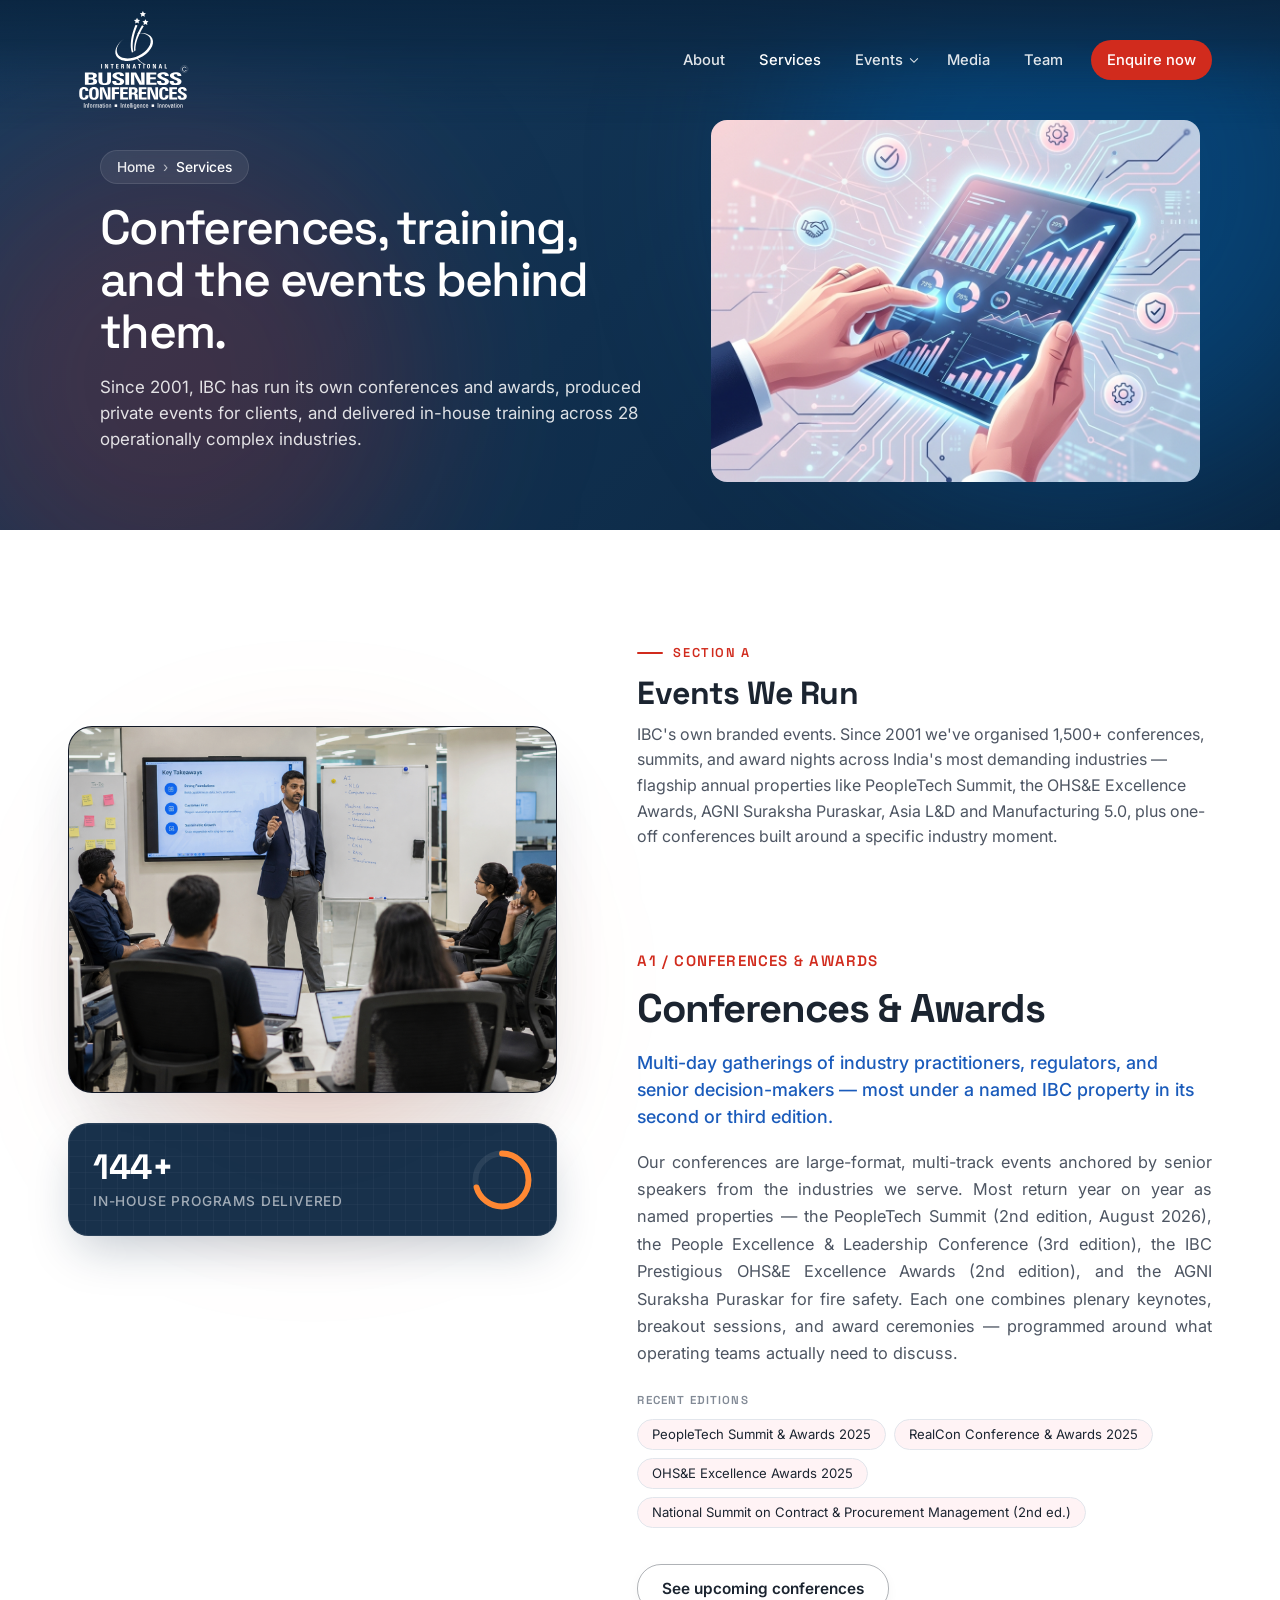
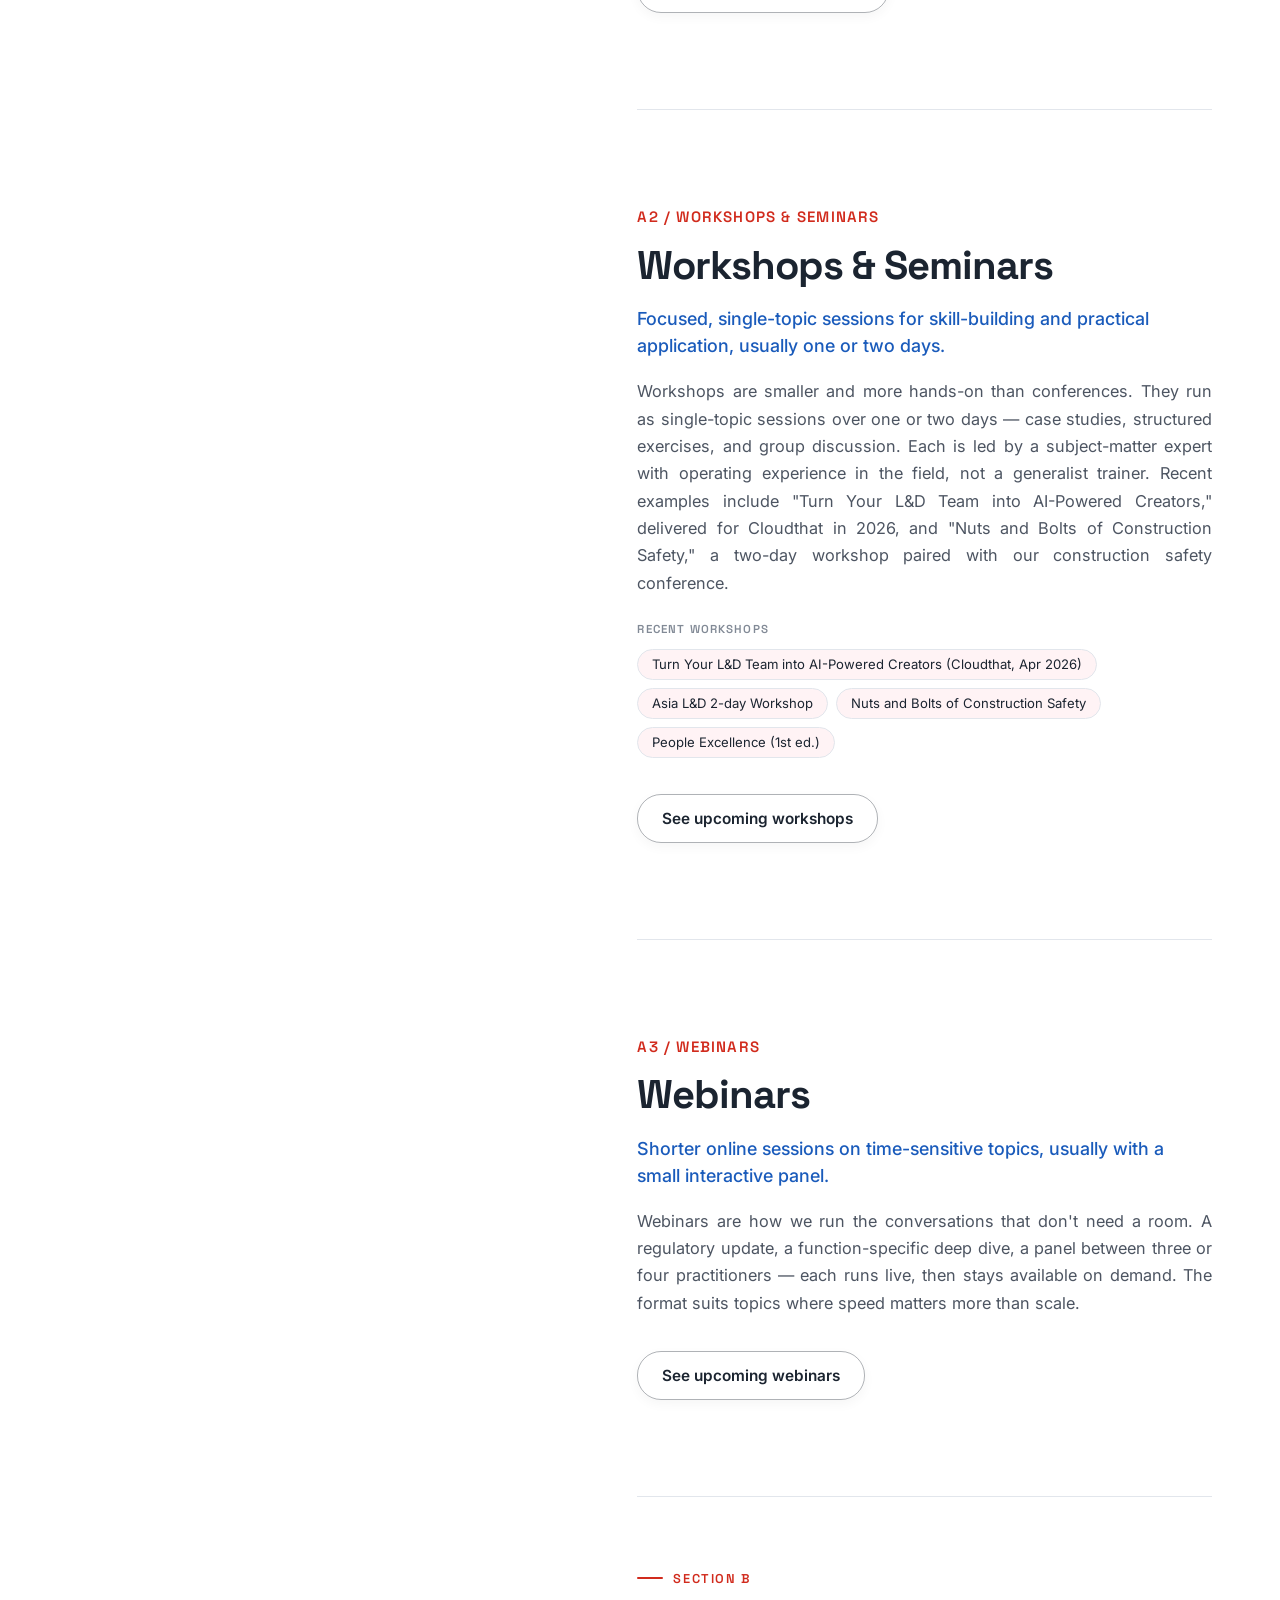
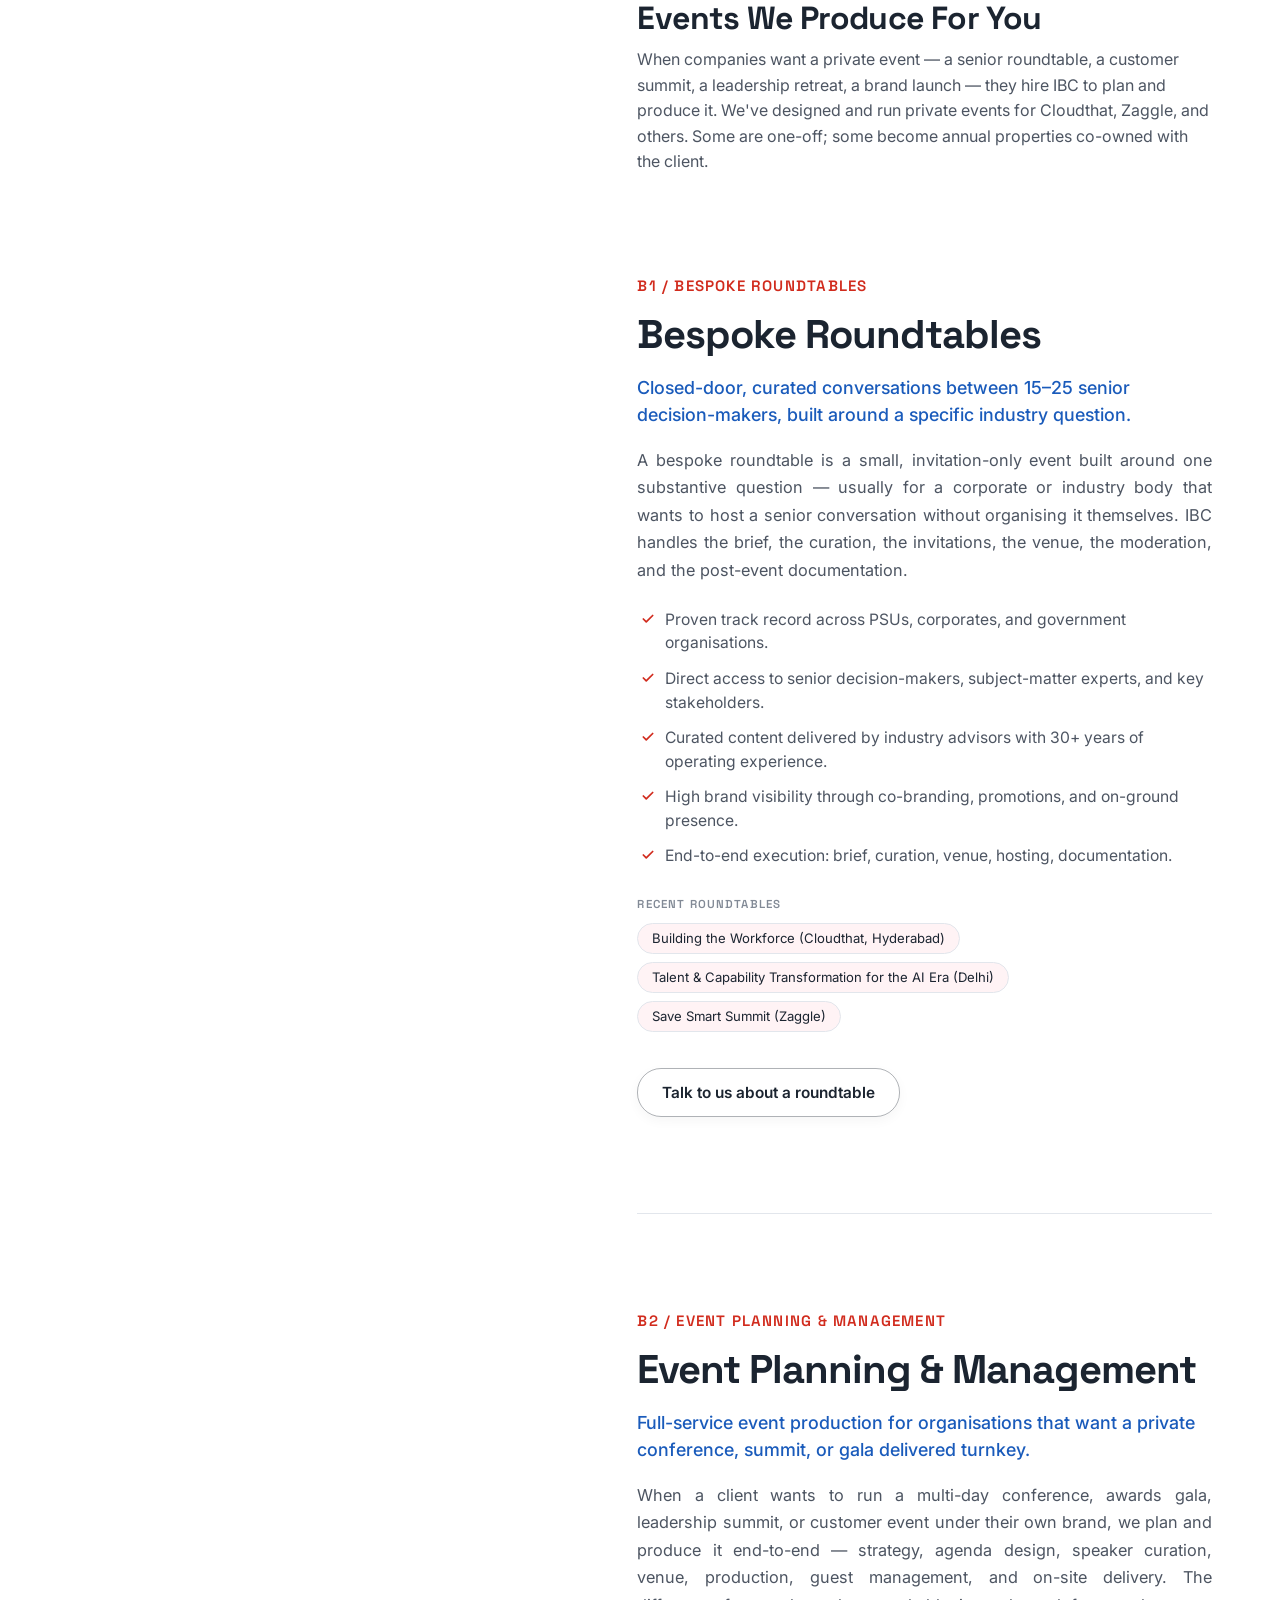
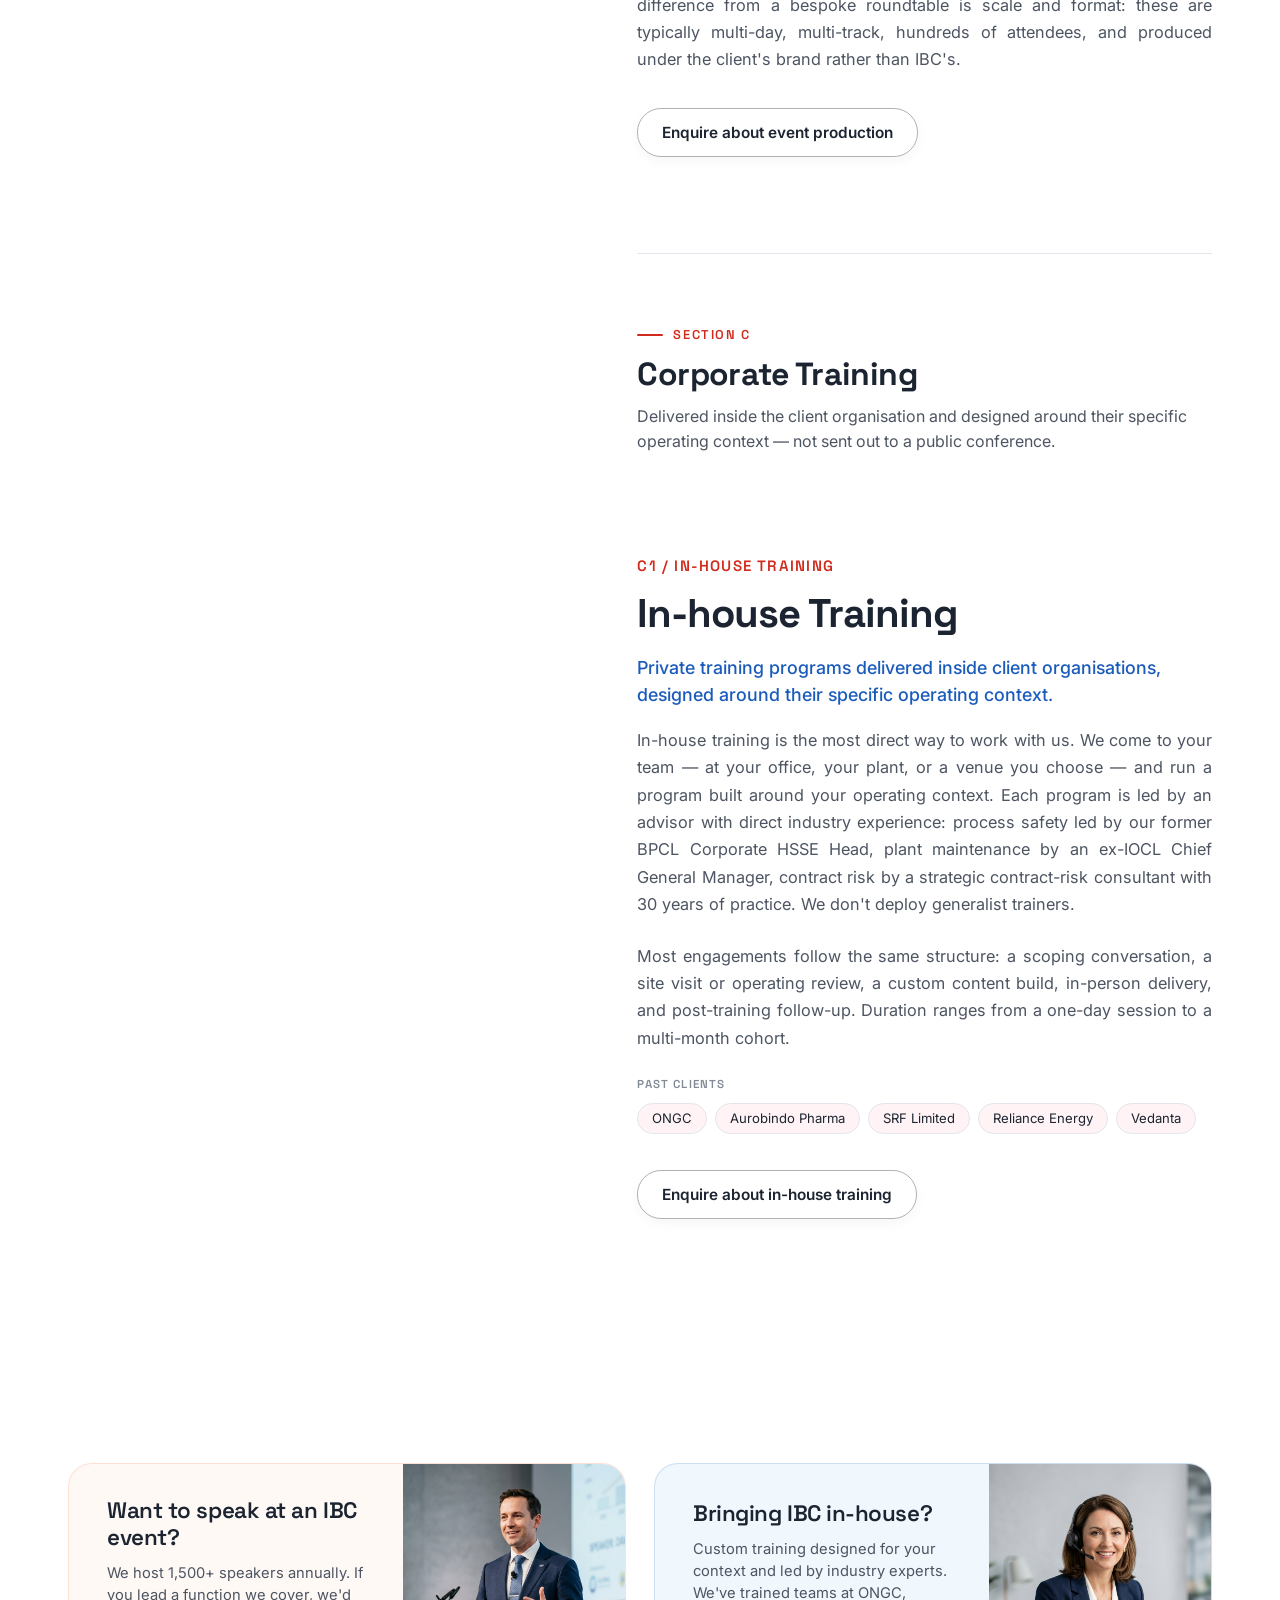
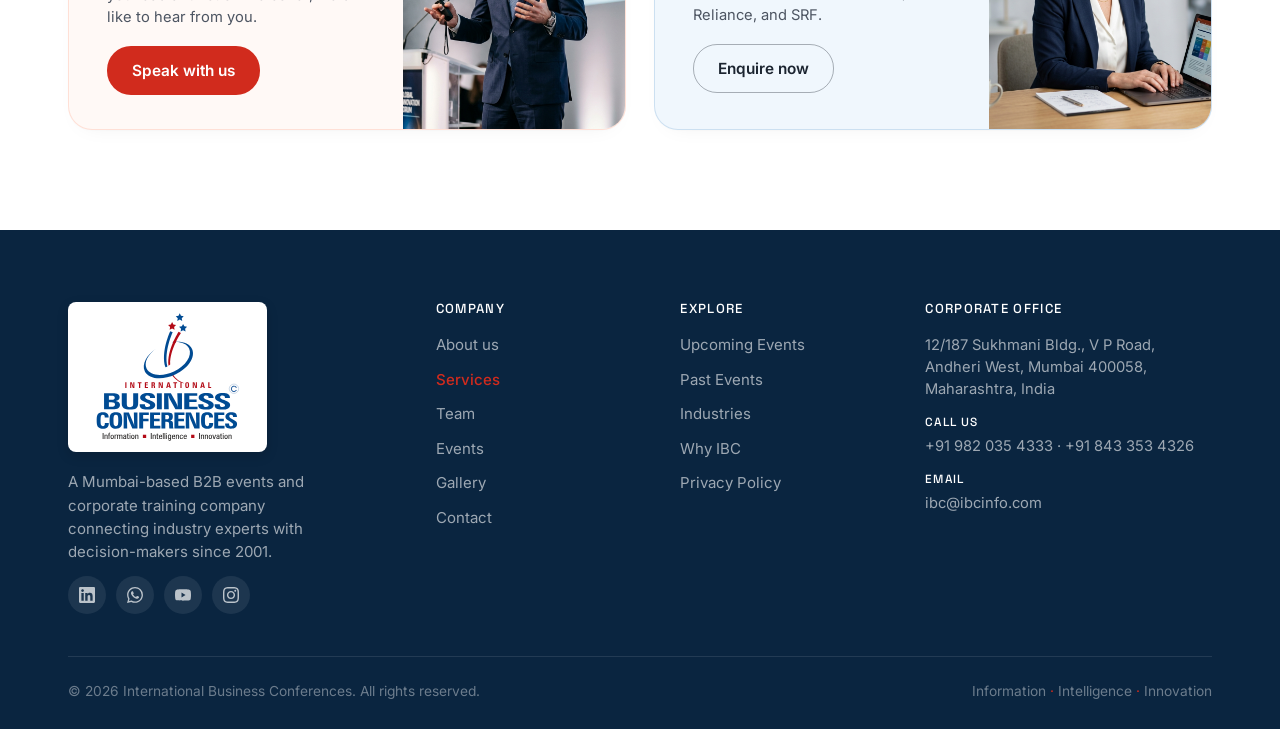
<file: service.html>
<!DOCTYPE html>
<html lang="en">
<head>
<meta charset="UTF-8">
<meta name="viewport" content="width=device-width, initial-scale=1.0">
<title>Our Services — International Business Conferences</title>
<link rel="preconnect" href="https://fonts.googleapis.com">
<link rel="preconnect" href="https://fonts.gstatic.com" crossorigin>
<link href="https://fonts.googleapis.com/css2?family=Space+Grotesk:wght@400;500;600;700&family=Inter:wght@400;500;600;700&display=swap" rel="stylesheet">
<link rel="stylesheet" href="components/hero.css">
<link rel="stylesheet" href="components/cta-duo.css">
<style>
  :root{
    --red:#D12B1D; --red-dark:#A8190D;
    --blue:#0060AB; --navy:#0A2540; --navy-2:#0E2E4F;
    --carbon:#1B2430; --graphite:#4D5562; --slate:#828A96;
    --fog:#FFF3F5; --mist:#FFFFFF; --chalk:#E6E9EE; --paper:#FFFFFF; --line:#E2E6EC;
    --maxw:1200px; --r-card:24px; --r-pill:200px; --r-btn:24px;
    --shadow:0 1px 3px rgba(20,30,45,.05), 0 10px 30px -15px rgba(20,30,45,.12);
  }
  *{box-sizing:border-box;margin:0;padding:0}
  html{scroll-behavior:smooth}
  body{font-family:'Inter',system-ui,sans-serif;color:var(--graphite);background:var(--mist);line-height:1.5;-webkit-font-smoothing:antialiased;font-size:16px}
  img{max-width:100%;display:block}
  a{color:inherit;text-decoration:none}
  .wrap{max-width:var(--maxw);margin:0 auto;padding:0 28px}
  h1,h2,h3,h4{font-family:'Space Grotesk',sans-serif;color:var(--carbon);font-weight:500;letter-spacing:-.02em;line-height:1.04}
  .eyebrow{display:inline-flex;align-items:center;gap:9px;font-family:'Inter';font-size:.78rem;font-weight:600;letter-spacing:.12em;text-transform:uppercase;color:var(--red);margin-bottom:20px}
  .eyebrow::before{content:"";width:7px;height:7px;border-radius:50%;background:var(--red)}
  .eyebrow.on-dark{color:#ff6f43}
  .eyebrow.on-dark::before{background:#ff6f43}
  .section{padding:100px 0}
  
  .btn{display:inline-flex;align-items:center;gap:9px;font-family:'Inter';font-size:.96rem;font-weight:600;padding:12px 24px;border-radius:var(--r-btn);cursor:pointer;border:1.5px solid transparent;outline:none;transition:transform .18s,background .18s,color .18s,border-color .18s,box-shadow .2s;position:relative;overflow:hidden;flex-shrink:0;white-space:nowrap}
  .btn:focus-visible{box-shadow:0 0 0 3px rgba(0,96,171,.4)}
  .btn::before{content:"";position:absolute;top:0;left:-80%;width:55%;height:100%;z-index:2;background:linear-gradient(90deg,transparent,rgba(255,255,255,.28),transparent);transform:skewX(-18deg);transition:left .55s ease;pointer-events:none}
  .btn:hover::before{left:130%}
  .btn>span,.btn svg{position:relative;z-index:1}
  .btn svg{width:16px;height:16px}
  .btn-primary{background:var(--carbon);color:#fff}
  .btn-primary:hover{background:var(--red);color:#fff;border-color:transparent;transform:translateY(-2px);box-shadow:0 6px 22px -4px rgba(209,43,29,.4)}
  .btn-red{background:var(--red);color:#fff}
  .btn-red:hover{background:var(--red-dark);transform:translateY(-2px);box-shadow:0 6px 22px -4px rgba(209,43,29,.45)}
  .btn-ghost{background:transparent;color:#fff;border-color:rgba(255,255,255,.45)}
  .btn-ghost:hover{background:rgba(255,255,255,0.1);border-color:#fff;transform:translateY(-2px)}
  .btn-outline-dark{background:transparent;color:var(--carbon);border-color:rgba(27, 36, 48, 0.3)}
  .btn-outline-dark:hover{background:var(--red);border-color:var(--red);color:#fff;transform:translateY(-2px);box-shadow:0 6px 22px -4px rgba(209,43,29,.4)}

  /* TOPBAR & NAVIGATION */


  /* 1. HERO CAPABILITIES PORTAL */
  /* Hero banner styles live in components/hero.css (shared across subpages) */

  /* Capabilities Hub Cards Grid */
  .hub-grid {
    display: grid;
    grid-template-columns: repeat(4, 1fr);
    gap: 20px;
    margin-top: 50px;
  }
  .hub-card {
    background: rgba(255, 255, 255, 0.035);
    border: 1px solid rgba(255, 255, 255, 0.08);
    border-radius: 20px;
    padding: 24px;
    color: #ffffff;
    cursor: pointer;
    backdrop-filter: blur(12px);
    -webkit-backdrop-filter: blur(12px);
    transition: transform 0.3s cubic-bezier(0.16, 1, 0.3, 1), border-color 0.3s, background 0.3s, box-shadow 0.3s;
    position: relative;
  }
  .hub-card::before {
    content: "";
    position: absolute;
    inset: -1px;
    border-radius: 20px;
    padding: 1.5px;
    background: radial-gradient(circle 80px at var(--mouse-x, 0px) var(--mouse-y, 0px), rgba(255, 255, 255, 0.22), transparent 80%);
    -webkit-mask: linear-gradient(#fff 0 0) content-box, linear-gradient(#fff 0 0);
    -webkit-mask-composite: xor;
    mask-composite: exclude;
    pointer-events: none;
    z-index: 2;
    opacity: 0;
    transition: opacity 0.3s ease;
  }
  .hub-card:hover::before {
    opacity: 1;
  }
  .hub-card:hover {
    transform: translateY(-8px);
    background: rgba(255, 255, 255, 0.065);
    border-color: rgba(255, 255, 255, 0.16);
    box-shadow: 0 20px 40px rgba(0, 0, 0, 0.3);
  }
  .hub-card.active-explore {
    border-color: var(--red);
    background: rgba(209, 43, 29, 0.06);
    box-shadow: 0 0 20px rgba(209, 43, 29, 0.15);
  }
  
  /* Icon styling inside Hub Card */
  .hub-icon-wrap {
    width: 48px;
    height: 48px;
    border-radius: 12px;
    background: rgba(255, 255, 255, 0.06);
    display: flex;
    align-items: center;
    justify-content: center;
    margin-bottom: 20px;
    color: #ffffff;
    transition: background 0.3s, color 0.3s, transform 0.3s;
  }
  .hub-card:hover .hub-icon-wrap {
    transform: scale(1.08);
  }
  
  /* Color themes for Hub icons */
  .hub-card[data-target="section-conference"] .hub-icon-wrap { color: #ff3344; background: rgba(255, 51, 68, 0.15); }
  .hub-card[data-target="section-workshop"] .hub-icon-wrap { color: #3399ff; background: rgba(51, 153, 255, 0.15); }
  .hub-card[data-target="section-bespoke"] .hub-icon-wrap { color: #cc33ff; background: rgba(204, 51, 255, 0.15); }
  .hub-card[data-target="section-planning"] .hub-icon-wrap { color: #ffcc00; background: rgba(255, 204, 0, 0.15); }
  .hub-card[data-target="section-speaking"] .hub-icon-wrap { color: #00ccaa; background: rgba(0, 204, 170, 0.15); }
  .hub-card[data-target="section-inhouse"] .hub-icon-wrap { color: #ff8833; background: rgba(255, 136, 51, 0.15); }
  .hub-card[data-target="section-webinar"] .hub-icon-wrap { color: #aa33ff; background: rgba(170, 51, 255, 0.15); }
  
  .hub-card svg {
    width: 24px;
    height: 24px;
    fill: none;
    stroke: currentColor;
    stroke-width: 2;
    stroke-linecap: round;
    stroke-linejoin: round;
  }
  .hub-card h3 {
    font-size: 1.12rem;
    font-weight: 600;
    color: #ffffff;
    margin-bottom: 8px;
  }
  .hub-card p {
    font-size: 0.88rem;
    color: rgba(255, 255, 255, 0.6);
    line-height: 1.5;
    margin-bottom: 16px;
  }
  .hub-card .explore-btn {
    font-size: 0.82rem;
    font-weight: 600;
    letter-spacing: 0.05em;
    text-transform: uppercase;
    color: var(--red);
    display: inline-flex;
    align-items: center;
    gap: 4px;
  }
  .hub-card:hover .explore-btn {
    color: #ff5c4d;
  }

  /* Breadcrumb Navigation on Dark Banner */
  .hero-crumb-nav {
    display: flex;
    align-items: center;
    justify-content: center;
    gap: 8px;
    font-size: .88rem;
    color: rgba(255,255,255,0.45);
    margin-bottom: 12px;
  }
  .hero-crumb-nav a {
    color: rgba(255,255,255,.75);
    font-weight: 500;
  }
  .hero-crumb-nav a:hover { color: #fff; }
  .hero-crumb-nav .current {
    color: rgba(255,255,255,0.45);
  }

  /* 2. SPLIT INTERACTIVE EXPLORER SECTION */
  .explorer-section-wrap {
    background-color: var(--mist);
  }
  .explorer-container {
    display: grid;
    grid-template-columns: 1.15fr 1.35fr;
    gap: 80px;
    align-items: start;
    position: relative;
  }

  /* Left Sticky Column */
  .explorer-left {
    position: sticky;
    top: 120px;
    display: flex;
    flex-direction: column;
    gap: 30px;
    padding: 96px 0;
  }
  
  /* Color Backdrop Glow */
  .left-glow-back {
    position: absolute;
    width: 320px;
    height: 320px;
    border-radius: 50%;
    top: 50%;
    left: 50%;
    transform: translate(-50%, -50%);
    background: rgba(209, 43, 29, 0.08); /* fallback color */
    filter: blur(90px);
    z-index: 1;
    pointer-events: none;
    transition: background 0.6s cubic-bezier(0.16, 1, 0.3, 1);
  }

  /* Showcase frame holding layered images */
  .showcase-frame {
    position: relative;
    aspect-ratio: 4/3;
    border-radius: 24px;
    overflow: hidden;
    background: #111827;
    border: 1px solid rgba(0, 0, 0, 0.05);
    box-shadow: 0 30px 64px -16px rgba(10, 37, 64, 0.16);
    z-index: 2;
  }
  .showcase-img {
    position: absolute;
    inset: 0;
    width: 100%;
    height: 100%;
    object-fit: cover;
    opacity: 0;
    transform: scale(1.06);
    filter: brightness(0.96);
    transition: opacity 0.5s cubic-bezier(0.16, 1, 0.3, 1), transform 0.5s cubic-bezier(0.16, 1, 0.3, 1);
    z-index: 1;
  }
  .showcase-img.active {
    opacity: 1;
    transform: scale(1);
    z-index: 2;
  }

  /* Stats Widget styled as high-tech glass card */
  .explorer-dashboard {
    position: relative;
    background: rgba(10, 37, 64, 0.94);
    border: 1px solid rgba(255, 255, 255, 0.08);
    border-radius: 20px;
    padding: 24px;
    color: #ffffff;
    display: flex;
    align-items: center;
    justify-content: space-between;
    box-shadow: 0 20px 48px -10px rgba(10, 37, 64, 0.25);
    z-index: 3;
    overflow: hidden;
  }
  .db-grid-lines {
    position: absolute;
    inset: 0;
    pointer-events: none;
    opacity: 0.08;
    background-image: linear-gradient(rgba(255,255,255,0.4) 1px, transparent 1px), linear-gradient(90deg, rgba(255,255,255,0.4) 1px, transparent 1px);
    background-size: 16px 16px;
    z-index: 0;
  }
  .db-stat-group {
    position: relative;
    z-index: 1;
  }
  .db-number {
    font-family: 'Space Grotesk', sans-serif;
    font-size: 2.2rem;
    font-weight: 700;
    line-height: 1.1;
    letter-spacing: -0.01em;
    color: #ffffff;
    margin-bottom: 4px;
  }
  .db-label {
    font-size: 0.85rem;
    font-weight: 500;
    color: rgba(255, 255, 255, 0.6);
    text-transform: uppercase;
    letter-spacing: 0.06em;
  }
  .db-progress-ring {
    width: 60px;
    height: 60px;
    position: relative;
    z-index: 1;
  }
  .circular-chart {
    display: block;
    max-width: 100%;
    max-height: 100%;
  }
  .circle-bg {
    fill: none;
    stroke: rgba(255, 255, 255, 0.08);
    stroke-width: 3.5;
  }
  .circle {
    fill: none;
    stroke-width: 3.5;
    stroke-linecap: round;
    stroke: var(--red);
    transition: stroke-dasharray 0.8s cubic-bezier(0.16, 1, 0.3, 1), stroke 0.6s;
  }

  /* Right Scrolling Detail Column */
  .explorer-right {
    display: flex;
    flex-direction: column;
  }
  .explorer-section {
    padding: 96px 0;
    border-bottom: 1px solid var(--line);
    min-height: 520px;
    display: flex;
    flex-direction: column;
    justify-content: center;
  }
  .explorer-section:last-child {
    border-bottom: none;
  }
  .section-number {
    display: inline-block;
    font-family: 'Space Grotesk', sans-serif;
    font-size: 0.94rem;
    font-weight: 600;
    letter-spacing: 0.08em;
    color: var(--red);
    text-transform: uppercase;
    margin-bottom: 16px;
  }
  .explorer-section h2 {
    font-size: clamp(1.8rem, 4vw, 2.5rem);
    font-weight: 700;
    color: var(--carbon);
    margin-bottom: 20px;
    letter-spacing: -0.025em;
  }
  .section-lead {
    font-size: 1.12rem;
    font-weight: 500;
    line-height: 1.5;
    color: #1a5bbb; /* Royal Blue Title Accent */
    margin-bottom: 18px;
  }
  .section-body {
    font-size: 1.02rem;
    line-height: 1.68;
    color: var(--graphite);
    margin-bottom: 24px;
    text-align: justify;
  }
  .section-action {
    margin-top: 10px;
  }
  .section-action .btn {
    box-shadow: 0 4px 12px rgba(0, 0, 0, 0.04);
  }
  
  /* Custom bullet list for Bespoke */
  .explorer-bullets {
    list-style: none;
    padding-left: 0;
    display: flex;
    flex-direction: column;
    gap: 12px;
    margin-bottom: 28px;
  }
  .explorer-bullets li {
    position: relative;
    padding-left: 28px;
    font-size: 0.98rem;
    color: var(--graphite);
    line-height: 1.5;
  }
  .explorer-bullets li::before {
    content: "";
    position: absolute;
    left: 4px;
    top: 4px;
    width: 14px;
    height: 14px;
    background-image: url("data:image/svg+xml,%3Csvg xmlns='http://www.w3.org/2000/svg' viewBox='0 0 24 24' fill='none' stroke='%23D12B1D' stroke-width='3' stroke-linecap='round' stroke-linejoin='round'%3E%3Cpolyline points='20 6 9 17 4 12'/%3E%3C/svg%3E");
    background-size: contain;
    background-repeat: no-repeat;
  }

  /* Group headers inside the scrolling explorer column (A / B / C) */
  .explorer-group-head{padding:64px 0 4px}
  .explorer-group-head:first-child{padding-top:6px}
  .explorer-group-tag{display:inline-flex;align-items:center;gap:10px;font-family:'Space Grotesk',sans-serif;font-size:.8rem;font-weight:600;letter-spacing:.12em;text-transform:uppercase;color:var(--red)}
  .explorer-group-tag::before{content:"";width:26px;height:2px;background:var(--red);border-radius:2px}
  .explorer-group-head h3{font-size:clamp(1.5rem,3vw,2rem);font-weight:700;color:var(--carbon);margin:14px 0 12px;letter-spacing:-.02em}
  .explorer-group-head p{font-size:1rem;line-height:1.6;color:var(--graphite)}

  /* Past-examples chip list inside a service block */
  .explorer-examples{display:flex;flex-wrap:wrap;gap:8px;margin-bottom:26px}
  .explorer-examples .ex-lbl{width:100%;font-family:'Space Grotesk',sans-serif;font-size:.72rem;font-weight:600;letter-spacing:.1em;text-transform:uppercase;color:var(--slate);margin-bottom:2px}
  .explorer-examples span:not(.ex-lbl){font-size:.82rem;color:var(--carbon);background:var(--fog);border:1px solid var(--line);border-radius:200px;padding:6px 14px;line-height:1.3}

  /* 3. CLUSTERED SECTORS SECTION */
  .sectors-section {
    background-color: #FFF9F9; /* Pastel red/warm white base */
    border-top: 1px solid rgba(209, 43, 29, 0.06);
    border-bottom: 1px solid rgba(209, 43, 29, 0.06);
  }
  .section-head-center {
    text-align: center;
    max-width: 640px;
    margin: 0 auto 56px;
  }
  .section-head-center h2 {
    font-size: clamp(2rem, 4vw, 2.8rem);
    font-weight: 700;
    color: var(--carbon);
    margin-bottom: 16px;
  }
  .section-head-center p {
    font-size: 1.05rem;
    color: var(--graphite);
    line-height: 1.55;
  }
  .sector-grid {
    display: grid;
    grid-template-columns: repeat(4, 1fr);
    gap: 24px;
  }
  .sector-card {
    background: var(--paper);
    border: 1px solid var(--line);
    border-radius: 24px;
    padding: 32px 28px;
    box-shadow: var(--shadow);
    transition: transform 0.3s ease, border-color 0.3s ease, box-shadow 0.3s ease;
    display: flex;
    flex-direction: column;
  }
  .sector-card:hover {
    transform: translateY(-6px);
    box-shadow: 0 20px 40px -15px rgba(20,30,45,0.08);
  }
  
  /* Sector card theme borders and glows on hover */
  .sector-card.red-theme:hover { border-color: rgba(209, 43, 29, 0.4); }
  .sector-card.blue-theme:hover { border-color: rgba(0, 96, 171, 0.4); }
  .sector-card.purple-theme:hover { border-color: rgba(106, 44, 145, 0.4); }
  .sector-card.teal-theme:hover { border-color: rgba(0, 168, 150, 0.4); }
  
  .sector-header {
    display: flex;
    align-items: center;
    gap: 14px;
    margin-bottom: 24px;
  }
  .sector-icon {
    width: 42px;
    height: 42px;
    border-radius: 10px;
    display: flex;
    align-items: center;
    justify-content: center;
    flex-shrink: 0;
  }
  
  .red-theme .sector-icon { color: #D12B1D; background: rgba(209, 43, 29, 0.08); }
  .blue-theme .sector-icon { color: #0060AB; background: rgba(0, 96, 171, 0.08); }
  .purple-theme .sector-icon { color: #6A2C91; background: rgba(106, 44, 145, 0.08); }
  .teal-theme .sector-icon { color: #008080; background: rgba(0, 128, 128, 0.08); }

  .sector-icon svg {
    width: 22px;
    height: 22px;
    fill: none;
    stroke: currentColor;
    stroke-width: 2;
    stroke-linecap: round;
    stroke-linejoin: round;
  }
  .sector-card h3 {
    font-size: 1.15rem;
    font-weight: 600;
    color: var(--carbon);
    line-height: 1.25;
  }
  .sector-pills {
    display: flex;
    flex-wrap: wrap;
    gap: 8px;
    margin-top: auto;
  }
  .sector-pill {
    font-size: 0.88rem;
    font-weight: 500;
    color: var(--graphite);
    background: #f1f3f6;
    padding: 6px 14px;
    border-radius: 100px;
    transition: background 0.2s, color 0.2s, transform 0.2s;
    cursor: default;
  }
  .sector-pill:hover {
    background: var(--red);
    color: #ffffff;
    transform: scale(1.04);
  }

  /* GET INVOLVED (Section D) — speakers + sponsors */
  .involve-grid{display:grid;grid-template-columns:1fr 1fr;gap:24px}
  .involve-card{background:var(--paper);border:1px solid var(--line);border-radius:24px;padding:40px 38px;box-shadow:var(--shadow);display:flex;flex-direction:column;align-items:flex-start;transition:transform .3s ease,box-shadow .3s ease,border-color .3s ease}
  .involve-card:hover{transform:translateY(-6px);box-shadow:0 20px 40px -15px rgba(20,30,45,.1);border-color:rgba(0,96,171,.35)}
  .involve-icon{width:52px;height:52px;border-radius:14px;display:flex;align-items:center;justify-content:center;margin-bottom:22px;background:rgba(0,96,171,.1);color:var(--blue)}
  .involve-card:nth-child(2) .involve-icon{background:rgba(209,43,29,.1);color:var(--red)}
  .involve-icon svg{width:24px;height:24px;fill:none;stroke:currentColor;stroke-width:2}
  .involve-card h3{font-size:1.45rem;font-weight:700;color:var(--carbon);margin-bottom:14px;letter-spacing:-.02em}
  .involve-card p{font-size:1rem;line-height:1.65;color:var(--graphite);margin-bottom:16px}
  .involve-card .involve-note{font-size:.86rem;color:var(--slate);margin-bottom:24px}
  .involve-card .btn{margin-top:auto}

  /* INDUSTRIES WE WORK IN — named events + clients per industry */
  .ind-list{display:flex;flex-direction:column;border-top:1px solid var(--line)}
  .industry-row{display:grid;grid-template-columns:1fr 2fr 1.1fr;gap:28px;align-items:center;padding:26px 8px;border-bottom:1px solid var(--line);transition:background .2s ease}
  .industry-row:hover{background:rgba(255,255,255,.6)}
  .industry-row .ind-name{font-family:'Space Grotesk',sans-serif;font-size:1.12rem;font-weight:600;color:var(--carbon);letter-spacing:-.01em}
  .industry-row .ind-events{display:flex;flex-wrap:wrap;gap:8px}
  .industry-row .ind-events span{font-size:.82rem;color:var(--carbon);background:var(--paper);border:1px solid var(--line);border-radius:200px;padding:6px 13px;line-height:1.3}
  .industry-row .ind-clients{font-size:.9rem;color:var(--graphite);line-height:1.5}
  .industry-row .ind-clients b{display:block;font-family:'Space Grotesk',sans-serif;font-size:.68rem;font-weight:600;letter-spacing:.1em;text-transform:uppercase;color:var(--slate);margin-bottom:4px}
  @media(max-width:780px){
    .industry-row{grid-template-columns:1fr;gap:12px;padding:24px 4px}
  }

  /* 4. BOTTOM NAVY CTA BAND */
  .navy-cta-band {
    background: linear-gradient(135deg, #051429 0%, #0A2540 100%);
    color: #ffffff;
    text-align: center;
    position: relative;
    overflow: hidden;
  }
  .navy-cta-band::before {
    content: "";
    position: absolute;
    inset: 0;
    opacity: 0.06;
    background-image: linear-gradient(rgba(255,255,255,0.4) 1px, transparent 1px), linear-gradient(90deg, rgba(255,255,255,0.4) 1px, transparent 1px);
    background-size: 40px 40px;
    z-index: 0;
  }
  .navy-cta-band .wrap {
    position: relative;
    z-index: 2;
  }
  .navy-cta-band h2 {
    color: #ffffff;
    font-size: clamp(1.8rem, 4vw, 2.5rem);
    font-weight: 600;
    margin-bottom: 16px;
    letter-spacing: -0.02em;
    line-height: 1.15;
  }
  .navy-cta-band p {
    color: rgba(255, 255, 255, 0.7);
    font-size: 1.1rem;
    max-width: 600px;
    margin: 0 auto 32px;
    line-height: 1.6;
  }
  .cta-actions {
    display: flex;
    justify-content: center;
    gap: 16px;
    flex-wrap: wrap;
  }

  /* FOOTER STYLING */
  footer{background:var(--navy);border-top:none;padding:72px 0 28px;color:rgba(255,255,255,.6)}
  .f-top{display:grid;grid-template-columns:1.6fr 1fr 1fr 1.4fr;gap:40px;padding-bottom:42px;border-bottom:1px solid rgba(255,255,255,.1)}
  /* .f-brand .logo img height removed for global footer */
  .f-brand p{margin-top:18px;font-size:.94rem;max-width:280px;line-height:1.55}
  .f-col h4{font-family:'Space Grotesk';color:#fff;font-size:.82rem;letter-spacing:.1em;text-transform:uppercase;margin-bottom:18px;font-weight:500}
  .f-col a{display:block;font-size:.94rem;margin-bottom:12px;color:rgba(255,255,255,.6)} .f-col a:hover{color:#fff}
  .f-col a.active { color: var(--red); font-weight: 500; }
  .f-contact div{font-size:.92rem;margin-bottom:13px;line-height:1.5}
  .f-contact b{color:#fff;display:block;font-size:.74rem;letter-spacing:.1em;text-transform:uppercase;margin-bottom:4px;font-family:'Space Grotesk';font-weight:500}
  .f-social{display:flex;gap:10px;margin-top:12px}
  .f-social a{width:38px;height:38px;border-radius:50%;background:rgba(255,255,255,.08);display:flex;align-items:center;justify-content:center}
  .f-social a:hover{background:var(--red)} .f-social a:hover svg{fill:#fff} .f-social svg{width:16px;height:16px;fill:rgba(255,255,255,.7);transition:fill .16s}
  .f-bottom{display:flex;justify-content:space-between;align-items:center;padding-top:24px;font-size:.86rem;color:rgba(255,255,255,.4);flex-wrap:wrap;gap:10px}
  .f-bottom .dots span{color:var(--red)}

  /* REVEAL ON SCROLL */
  .reveal{opacity:1;transform:none;transition:none}
  .reveal.in{opacity:1;transform:none}
  @media (prefers-reduced-motion:reduce){.reveal{opacity:1;transform:none;transition:none}html{scroll-behavior:auto}}

  /* RESPONSIVE LAYOUT */
  @media(max-width:1080px){
    .hub-grid {
      grid-template-columns: repeat(2, 1fr);
      gap: 16px;
    }
    .explorer-container {
      grid-template-columns: 1fr;
      gap: 40px;
    }
    .explorer-left {
      position: relative;
      top: 0;
      padding: 40px 0 0;
    }
    .explorer-right {
      padding: 0;
    }
    .explorer-section {
      padding: 56px 0;
      min-height: auto;
    }
    .left-glow-back {
      width: 240px;
      height: 240px;
    }
    .sector-grid {
      grid-template-columns: repeat(2, 1fr);
      gap: 20px;
    }
  }
  @media(max-width:960px){
    .f-top{grid-template-columns:1fr 1fr}
  }
  @media(max-width:640px){
    .navlinks{display:none}.menu-btn{display:flex}
    .hero-portal {
      padding: 130px 0 60px;
    }
    .hub-grid {
      grid-template-columns: 1fr;
    }
    .sector-grid {
      grid-template-columns: 1fr;
    }
    .f-top{grid-template-columns:1fr}
    .section{padding:60px 0}
  }
</style>
<link rel="stylesheet" href="components/transition.css">
<link rel="stylesheet" href="components/header.css">
</head>
<body>

<!-- HEADER & MENU -->

<!-- 1. HERO BANNER -->
<section class="hero"><div class="hero-card">
  <!-- Moving gradient blobs -->
  <div class="hero-blob-b"></div>
  <div class="hero-blob-r"></div>
  <div class="hero-grid">
    <div class="hero-inner">
      <nav class="hero-crumb"><a href="index.html">Home</a><span>›</span><span class="current">Services</span></nav>
      <h1>Conferences, training, and the events behind them.</h1>
      <p>Since 2001, IBC has run its own conferences and awards, produced private events for clients, and delivered in-house training across 28 operationally complex industries.</p>
    </div>
    <div class="hero-visual"><img src="assets/Services/services_hero.png" alt="An IBC conference in session"></div>
  </div>
</div></section>

<!-- 2. SPLIT INTERACTIVE EXPLORER SECTION -->
<section class="section explorer-section-wrap">
  <div class="wrap">
    <div class="explorer-container">
      
      <!-- Left Sticky Visuals Column -->
      <div class="explorer-left">
        <!-- Colored backlight glow -->
        <div class="left-glow-back"></div>
        
        <!-- Showcase Case holding overlapping service photos -->
        <div class="showcase-frame">
          <img class="showcase-img active" src="assets/Services/Conferences &amp; Awards.png" alt="Conferences &amp; Awards">
          <img class="showcase-img" src="assets/Services/Workshops &amp; Seminars.png" alt="Workshops &amp; Seminars">
          <img class="showcase-img" src="assets/Services/webinar.png" alt="Webinars">
          <img class="showcase-img" src="assets/Services/Bespoke &amp; Roundtables.png" alt="Bespoke Roundtables">
          <img class="showcase-img" src="assets/Services/Event Planning &amp; Management.png" alt="Event Planning &amp; Management">
          <img class="showcase-img" src="assets/Services/In-house Training &amp; Webinars.png" alt="In-house Training">
        </div>
        
        <!-- High-tech Dashboard Stat Badge -->
        <div class="explorer-dashboard">
          <div class="db-grid-lines"></div>
          <div class="db-stat-group">
            <div class="db-number" id="dbStatNum">1,500+</div>
            <div class="db-label" id="dbStatLabel">Conferences since 2001</div>
          </div>
          <div class="db-progress-ring">
            <svg viewBox="0 0 36 36" class="circular-chart">
              <path class="circle-bg" d="M18 2.0845 a 15.9155 15.9155 0 0 1 0 31.831 a 15.9155 15.9155 0 0 1 0 -31.831" />
              <path class="circle" id="dbProgressCircle" stroke-dasharray="85, 100" d="M18 2.0845 a 15.9155 15.9155 0 0 1 0 31.831 a 15.9155 15.9155 0 0 1 0 -31.831" />
            </svg>
          </div>
        </div>
      </div>
      
      <!-- Right Scrolling Details Column -->
      <div class="explorer-right">
        
        <!-- ===== SECTION A — EVENTS WE RUN ===== -->
        <div class="explorer-group-head">
          <span class="explorer-group-tag">Section A</span>
          <h3>Events We Run</h3>
          <p>IBC's own branded events. Since 2001 we've organised 1,500+ conferences, summits, and award nights across India's most demanding industries — flagship annual properties like PeopleTech Summit, the OHS&amp;E Excellence Awards, AGNI Suraksha Puraskar, Asia L&amp;D and Manufacturing 5.0, plus one-off conferences built around a specific industry moment.</p>
        </div>

        <!-- A1: Conferences & Awards -->
        <div class="explorer-section" id="section-conference" data-index="0" data-stat="1,500+" data-label="Conferences since 2001" data-progress="85" data-color="rgba(209, 43, 29, 0.28)">
          <span class="section-number">A1 / Conferences &amp; Awards</span>
          <h2>Conferences &amp; Awards</h2>
          <p class="section-lead">Multi-day gatherings of industry practitioners, regulators, and senior decision-makers — most under a named IBC property in its second or third edition.</p>
          <p class="section-body">Our conferences are large-format, multi-track events anchored by senior speakers from the industries we serve. Most return year on year as named properties — the PeopleTech Summit (2nd edition, August 2026), the People Excellence &amp; Leadership Conference (3rd edition), the IBC Prestigious OHS&amp;E Excellence Awards (2nd edition), and the AGNI Suraksha Puraskar for fire safety. Each one combines plenary keynotes, breakout sessions, and award ceremonies — programmed around what operating teams actually need to discuss.</p>
          <div class="explorer-examples">
            <span class="ex-lbl">Recent editions</span>
            <span>PeopleTech Summit &amp; Awards 2025</span>
            <span>RealCon Conference &amp; Awards 2025</span>
            <span>OHS&amp;E Excellence Awards 2025</span>
            <span>National Summit on Contract &amp; Procurement Management (2nd ed.)</span>
          </div>
          <div class="section-action">
            <a href="events.html" class="btn btn-outline-dark">See upcoming conferences</a>
          </div>
        </div>

        <!-- A2: Workshops & Seminars -->
        <div class="explorer-section" id="section-workshop" data-index="1" data-stat="5,000+" data-label="Workshop sessions delivered" data-progress="90" data-color="rgba(0, 96, 171, 0.28)">
          <span class="section-number">A2 / Workshops &amp; Seminars</span>
          <h2>Workshops &amp; Seminars</h2>
          <p class="section-lead">Focused, single-topic sessions for skill-building and practical application, usually one or two days.</p>
          <p class="section-body">Workshops are smaller and more hands-on than conferences. They run as single-topic sessions over one or two days — case studies, structured exercises, and group discussion. Each is led by a subject-matter expert with operating experience in the field, not a generalist trainer. Recent examples include "Turn Your L&amp;D Team into AI-Powered Creators," delivered for Cloudthat in 2026, and "Nuts and Bolts of Construction Safety," a two-day workshop paired with our construction safety conference.</p>
          <div class="explorer-examples">
            <span class="ex-lbl">Recent workshops</span>
            <span>Turn Your L&amp;D Team into AI-Powered Creators (Cloudthat, Apr 2026)</span>
            <span>Asia L&amp;D 2-day Workshop</span>
            <span>Nuts and Bolts of Construction Safety</span>
            <span>People Excellence (1st ed.)</span>
          </div>
          <div class="section-action">
            <a href="events.html" class="btn btn-outline-dark">See upcoming workshops</a>
          </div>
        </div>

        <!-- A3: Webinars -->
        <div class="explorer-section" id="section-webinar" data-index="2" data-stat="250+" data-label="Webinars delivered" data-progress="80" data-color="rgba(138, 43, 226, 0.28)">
          <span class="section-number">A3 / Webinars</span>
          <h2>Webinars</h2>
          <p class="section-lead">Shorter online sessions on time-sensitive topics, usually with a small interactive panel.</p>
          <p class="section-body">Webinars are how we run the conversations that don't need a room. A regulatory update, a function-specific deep dive, a panel between three or four practitioners — each runs live, then stays available on demand. The format suits topics where speed matters more than scale.</p>
          <div class="section-action">
            <a href="events.html" class="btn btn-outline-dark">See upcoming webinars</a>
          </div>
        </div>

        <!-- ===== SECTION B — EVENTS WE PRODUCE FOR YOU ===== -->
        <div class="explorer-group-head">
          <span class="explorer-group-tag">Section B</span>
          <h3>Events We Produce For You</h3>
          <p>When companies want a private event — a senior roundtable, a customer summit, a leadership retreat, a brand launch — they hire IBC to plan and produce it. We've designed and run private events for Cloudthat, Zaggle, and others. Some are one-off; some become annual properties co-owned with the client.</p>
        </div>

        <!-- B1: Bespoke Roundtables -->
        <div class="explorer-section" id="section-bespoke" data-index="3" data-stat="50+" data-label="Bespoke roundtables delivered" data-progress="60" data-color="rgba(106, 44, 145, 0.28)">
          <span class="section-number">B1 / Bespoke Roundtables</span>
          <h2>Bespoke Roundtables</h2>
          <p class="section-lead">Closed-door, curated conversations between 15–25 senior decision-makers, built around a specific industry question.</p>
          <p class="section-body">A bespoke roundtable is a small, invitation-only event built around one substantive question — usually for a corporate or industry body that wants to host a senior conversation without organising it themselves. IBC handles the brief, the curation, the invitations, the venue, the moderation, and the post-event documentation.</p>

          <ul class="explorer-bullets">
            <li>Proven track record across PSUs, corporates, and government organisations.</li>
            <li>Direct access to senior decision-makers, subject-matter experts, and key stakeholders.</li>
            <li>Curated content delivered by industry advisors with 30+ years of operating experience.</li>
            <li>High brand visibility through co-branding, promotions, and on-ground presence.</li>
            <li>End-to-end execution: brief, curation, venue, hosting, documentation.</li>
          </ul>

          <div class="explorer-examples">
            <span class="ex-lbl">Recent roundtables</span>
            <span>Building the Workforce (Cloudthat, Hyderabad)</span>
            <span>Talent &amp; Capability Transformation for the AI Era (Delhi)</span>
            <span>Save Smart Summit (Zaggle)</span>
          </div>
          <div class="section-action">
            <a href="index.html#contact" class="btn btn-outline-dark">Talk to us about a roundtable</a>
          </div>
        </div>

        <!-- B2: Event Planning & Management -->
        <div class="explorer-section" id="section-planning" data-index="4" data-stat="17+" data-label="Event-planning engagements" data-progress="75" data-color="rgba(225, 173, 1, 0.28)">
          <span class="section-number">B2 / Event Planning &amp; Management</span>
          <h2>Event Planning &amp; Management</h2>
          <p class="section-lead">Full-service event production for organisations that want a private conference, summit, or gala delivered turnkey.</p>
          <p class="section-body">When a client wants to run a multi-day conference, awards gala, leadership summit, or customer event under their own brand, we plan and produce it end-to-end — strategy, agenda design, speaker curation, venue, production, guest management, and on-site delivery. The difference from a bespoke roundtable is scale and format: these are typically multi-day, multi-track, hundreds of attendees, and produced under the client's brand rather than IBC's.</p>
          <div class="section-action">
            <a href="index.html#contact" class="btn btn-outline-dark">Enquire about event production</a>
          </div>
        </div>

        <!-- ===== SECTION C — CORPORATE TRAINING ===== -->
        <div class="explorer-group-head">
          <span class="explorer-group-tag">Section C</span>
          <h3>Corporate Training</h3>
          <p>Delivered inside the client organisation and designed around their specific operating context — not sent out to a public conference.</p>
        </div>

        <!-- C1: In-house Training -->
        <div class="explorer-section" id="section-inhouse" data-index="5" data-stat="250+" data-label="In-house programs delivered" data-progress="70" data-color="rgba(235, 94, 40, 0.28)">
          <span class="section-number">C1 / In-house Training</span>
          <h2>In-house Training</h2>
          <p class="section-lead">Private training programs delivered inside client organisations, designed around their specific operating context.</p>
          <p class="section-body">In-house training is the most direct way to work with us. We come to your team — at your office, your plant, or a venue you choose — and run a program built around your operating context. Each program is led by an advisor with direct industry experience: process safety led by our former BPCL Corporate HSSE Head, plant maintenance by an ex-IOCL Chief General Manager, contract risk by a strategic contract-risk consultant with 30 years of practice. We don't deploy generalist trainers.</p>
          <p class="section-body">Most engagements follow the same structure: a scoping conversation, a site visit or operating review, a custom content build, in-person delivery, and post-training follow-up. Duration ranges from a one-day session to a multi-month cohort.</p>
          <div class="explorer-examples">
            <span class="ex-lbl">Past clients</span>
            <span>ONGC</span>
            <span>Aurobindo Pharma</span>
            <span>SRF Limited</span>
            <span>Reliance Energy</span>
            <span>Vedanta</span>
          </div>
          <div class="section-action">
            <a href="index.html#contact" class="btn btn-outline-dark">Enquire about in-house training</a>
          </div>
        </div>

      </div>
      
    </div>
  </div>
</section>

<!-- 3. DUAL CTA BAND (shared component — components/cta-duo.css) -->
<section class="section cta-duo-section" id="contact" style="padding-top:48px">
  <div class="wrap">
    <div class="cta-grid">
      <!-- Card 1: Speak at an IBC event -->
      <div class="cta-half reveal cta-speak">
        <div class="cta-info">
          <h3>Want to speak at an IBC event?</h3>
          <p>We host 1,500+ speakers annually. If you lead a function we cover, we'd like to hear from you.</p>
          <a href="index.html#contact" class="btn btn-red">Speak with us</a>
        </div>
        <div class="cta-pic">
          <img src="assets/About/cta_speaker.png" alt="Presenter speaking at an IBC event">
        </div>
      </div>
      <!-- Card 2: Bringing IBC in-house -->
      <div class="cta-half reveal cta-inhouse">
        <div class="cta-info">
          <h3>Bringing IBC in-house?</h3>
          <p>Custom training designed for your context and led by industry experts. We've trained teams at ONGC, Reliance, and SRF.</p>
          <a href="index.html#contact" class="btn btn-outline-dark">Enquire now</a>
        </div>
        <div class="cta-pic">
          <img src="assets/About/cta_inhouse.png" alt="In-house corporate training consultant">
        </div>
      </div>
    </div>
  </div>
</section>

<!-- FOOTER -->
<footer></footer>

<!-- SCRIPTS -->
<script src="js%20scripts/footer-v2.js"></script>
<script>
  // Topbar scrolled class toggle
  (() => {
    const topbar = document.getElementById('topbar');
    if (!topbar) return;
    function updateTopbar() {
      topbar.classList.toggle('scrolled', scrollY > 50);
    }
    updateTopbar();
    addEventListener('scroll', updateTopbar);
  })();

  // Mobile drawer menu behavior
  (() => {
    const menuBtn = document.getElementById('menuBtn');
    const drawer = document.getElementById('mobileDrawer');
    if (!menuBtn || !drawer) return;
    function closeDrawer() {
      drawer.classList.remove('show');
      menuBtn.classList.remove('active');
      menuBtn.setAttribute('aria-expanded', 'false');
      document.body.style.overflow = '';
      setTimeout(() => drawer.classList.remove('open'), 250);
    }
    function openDrawer() {
      drawer.classList.add('open');
      requestAnimationFrame(() => drawer.classList.add('show'));
      menuBtn.classList.add('active');
      menuBtn.setAttribute('aria-expanded', 'true');
      document.body.style.overflow = 'hidden';
    }
    menuBtn.addEventListener('click', () => {
      drawer.classList.contains('open') ? closeDrawer() : openDrawer();
    });
    drawer.querySelectorAll('a').forEach(a => a.addEventListener('click', closeDrawer));
  })();

  // Scroll reveal trigger
  const io=new IntersectionObserver((es)=>{es.forEach(e=>{if(e.isIntersecting){
    const sibs=[...e.target.parentElement.children].filter(c=>c.classList.contains('reveal'));
    const idx=sibs.indexOf(e.target);
    e.target.style.transitionDelay=(idx>0?Math.min(idx*55,300):0)+'ms';
    e.target.classList.add('in');io.unobserve(e.target);}});},{threshold:.12});
  document.querySelectorAll('.reveal').forEach(el=>io.observe(el));

  // Spotlight Border Glow Effect on Hero Cards
  (() => {
    const cards = document.querySelectorAll(".hub-card");
    cards.forEach(card => {
      card.addEventListener("mousemove", (e) => {
        const rect = card.getBoundingClientRect();
        const x = e.clientX - rect.left;
        const y = e.clientY - rect.top;
        card.style.setProperty("--mouse-x", `${x}px`);
        card.style.setProperty("--mouse-y", `${y}px`);
      });
    });
  })();

  // Scrollspy & Sticky Showcase Visual Updates
  (() => {
    const sections = document.querySelectorAll(".explorer-section");
    const images = document.querySelectorAll(".showcase-img");
    const dbNumber = document.getElementById("dbStatNum");
    const dbLabel = document.getElementById("dbStatLabel");
    const dbCircle = document.getElementById("dbProgressCircle");
    const glowBack = document.querySelector(".left-glow-back");
    const hubCards = document.querySelectorAll(".hub-card");
    
    // Intersection Observer to track active scrolling sections
    const observerOptions = {
      root: null,
      rootMargin: "-25% 0px -40% 0px", // Trigger when section is in active middle region
      threshold: 0.15
    };

    let activeIndex = -1;

    const observer = new IntersectionObserver((entries) => {
      entries.forEach(entry => {
        if (entry.isIntersecting) {
          const section = entry.target;
          const index = parseInt(section.getAttribute("data-index"), 10);
          if (index !== activeIndex) {
            activeIndex = index;
            updateVisualShowcase(section, index);
          }
        }
      });
    }, observerOptions);

    sections.forEach(section => observer.observe(section));

    function updateVisualShowcase(section, index) {
      // 1. Update image opacity
      images.forEach((img, i) => {
        img.classList.toggle("active", i === index);
      });

      // 2. Read metadata from section
      const statNum = section.getAttribute("data-stat");
      const statLabel = section.getAttribute("data-label");
      const progressVal = section.getAttribute("data-progress");
      const glowColor = section.getAttribute("data-color");

      // 3. Update stats widget with counter animation
      animateStatValue(dbNumber, statNum);
      dbLabel.textContent = statLabel;

      // 4. Update progress circle
      if (dbCircle) {
        dbCircle.style.strokeDasharray = `${progressVal}, 100`;
        // Dynamically change stroke color matching theme
        if (index === 0) dbCircle.style.stroke = "#ff3344"; // Conferences
        else if (index === 1) dbCircle.style.stroke = "#3399ff"; // Workshops
        else if (index === 2) dbCircle.style.stroke = "#aa33ff"; // Webinars
        else if (index === 3) dbCircle.style.stroke = "#cc33ff"; // Bespoke
        else if (index === 4) dbCircle.style.stroke = "#ffcc00"; // Event Planning
        else if (index === 5) dbCircle.style.stroke = "#ff8833"; // In-house
      }

      // 5. Update ambient glow color
      if (glowBack) {
        glowBack.style.background = glowColor;
      }
      
      // 6. Update Active Hero Hub Card highlight
      hubCards.forEach((card, i) => {
        card.classList.toggle("active-explore", i === index);
      });
    }

    // Smooth counter animation
    function animateStatValue(targetEl, targetVal) {
      const numericString = targetVal.replace(/[^0-9]/g, "");
      const endVal = parseInt(numericString, 10);
      const isPlus = targetVal.includes("+");
      const duration = 800; // ms
      const startTimestamp = performance.now();
      
      const step = (timestamp) => {
        const progress = Math.min((timestamp - startTimestamp) / duration, 1);
        const currentVal = Math.floor(progress * endVal);
        
        let formatted = currentVal.toLocaleString();
        if (isPlus) formatted += "+";
        
        targetEl.textContent = formatted;
        
        if (progress < 1) {
          window.requestAnimationFrame(step);
        } else {
          targetEl.textContent = targetVal;
        }
      };
      
      window.requestAnimationFrame(step);
    }
    
    // Smooth scrolling when clicking on Hero cards
    hubCards.forEach((card) => {
      card.addEventListener("click", () => {
        const targetId = card.getAttribute("data-target");
        const targetSection = document.getElementById(targetId);
        if (targetSection) {
          const headerOffset = 100;
          const elementPosition = targetSection.getBoundingClientRect().top;
          const offsetPosition = elementPosition + window.pageYOffset - headerOffset;
          
          window.scrollTo({
            top: offsetPosition,
            behavior: "smooth"
          });
        }
      });
    });

    // Hash deep linking support
    function checkHashOnLoad() {
      const hash = window.location.hash;
      if (hash) {
        // Map from #conference to section-conference, etc.
        const targetId = "section-" + hash.replace("#", "");
        const targetSection = document.getElementById(targetId);
        if (targetSection) {
          setTimeout(() => {
            const headerOffset = 100;
            const elementPosition = targetSection.getBoundingClientRect().top;
            const offsetPosition = elementPosition + window.pageYOffset - headerOffset;
            window.scrollTo({
              top: offsetPosition,
              behavior: "smooth"
            });
          }, 350);
        }
      }
    }
    window.addEventListener("load", checkHashOnLoad);
    window.addEventListener("hashchange", checkHashOnLoad);
  })();
</script>
<script src="js%20scripts/header.js"></script>
</body>
</html>
</file>
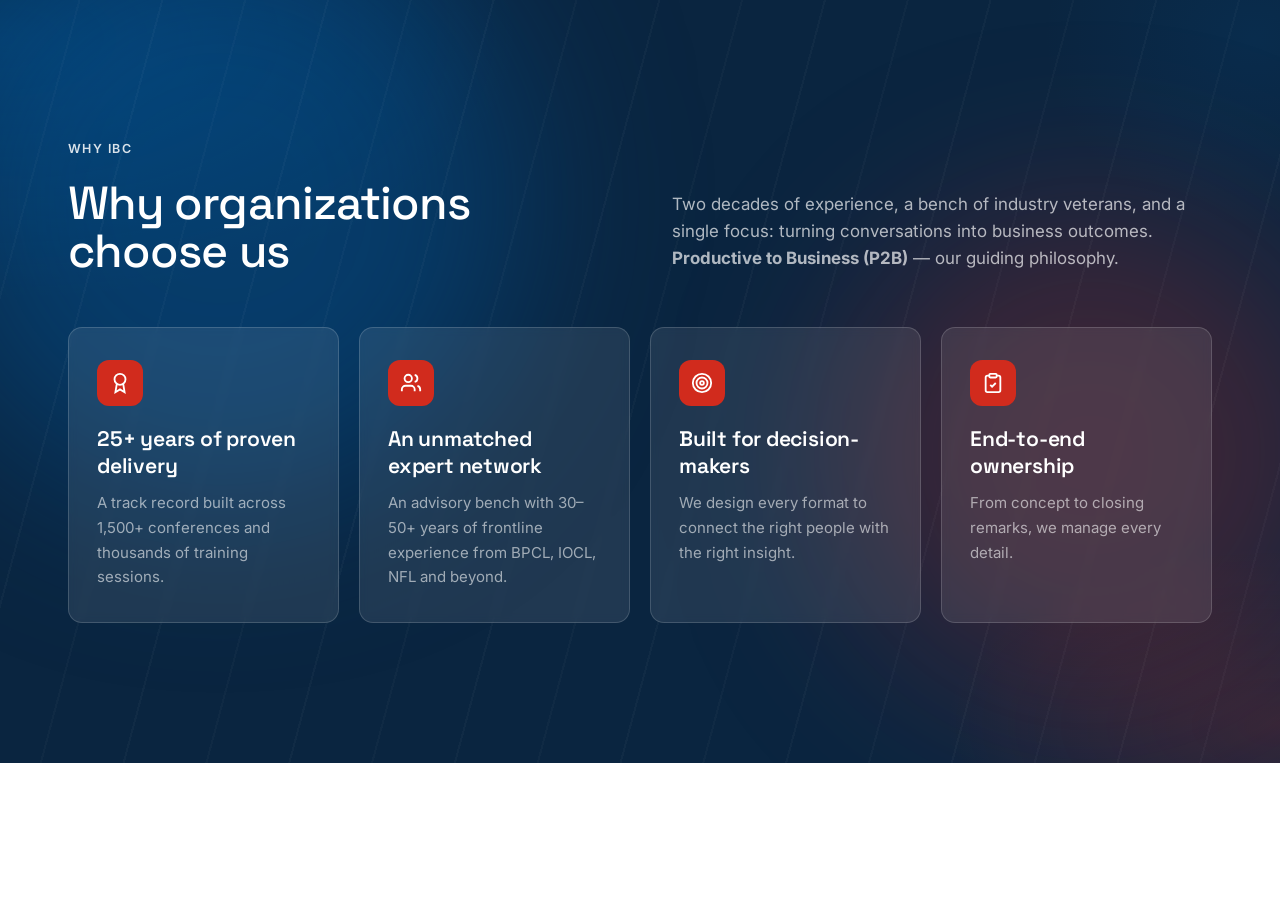
<file: Exported Templates/pillar-hover-effect.html>
<!DOCTYPE html>
<html lang="en">
<head>
<meta charset="UTF-8">
<meta name="viewport" content="width=device-width, initial-scale=1.0">
<title>Pillar Hover Effect Template</title>
<link rel="preconnect" href="https://fonts.googleapis.com">
<link rel="preconnect" href="https://fonts.gstatic.com" crossorigin>
<link href="https://fonts.googleapis.com/css2?family=Space+Grotesk:wght@400;500;600;700&family=Inter:wght@400;500;600&display=swap" rel="stylesheet">
<style>
  :root {
    --red: #D12B1D; 
    --red-dark: #A8190D;
    --navy: #0A2540; 
    --graphite: #4D5562;
    --mist: #FFFFFF;
    --maxw: 1200px; 
    --r-card: 14px;
    --r-btn: 24px;
  }
  
  * { box-sizing: border-box; margin: 0; padding: 0; }
  body {
    font-family: 'Inter', system-ui, sans-serif;
    color: var(--graphite);
    background: var(--mist);
    line-height: 1.5;
    -webkit-font-smoothing: antialiased;
    overflow-x: clip; /* Fix for background blobs */
  }

  /* Typography */
  h1, h2, h3, h4 { font-family: 'Space Grotesk', sans-serif; font-weight: 500; letter-spacing: -.02em; line-height: 1.04; }
  
  /* Layout */
  .wrap { max-width: var(--maxw); margin: 0 auto; padding: 0 28px; }
  
  /* Headers */
  .section-head { margin-bottom: 52px; display: grid; grid-template-columns: 1fr 1fr; column-gap: 64px; align-items: end; }
  .section-head h2 { grid-column: 1; grid-row: 2; font-size: clamp(2rem, 4vw, 2.9rem); margin-bottom: 0; }
  .section-head p { grid-column: 2; grid-row: 1/3; align-self: end; color: var(--graphite); font-size: 1.06rem; line-height: 1.6; padding-bottom: 3px; }
  @media(max-width: 780px) {
    .section-head { grid-template-columns: 1fr; gap: 14px; }
    .section-head p { grid-column: 1; grid-row: 3; }
  }
  
  .eyebrow { display: inline-flex; align-items: center; gap: 9px; font-family: 'Inter'; font-size: .78rem; font-weight: 600; letter-spacing: .12em; text-transform: uppercase; margin-bottom: 20px; }
  
  /* Buttons */
  .center-cta { text-align: center; margin-top: 48px; }
  .btn { display: inline-flex; align-items: center; justify-content: center; font-family: 'Inter'; font-size: .96rem; font-weight: 600; padding: 12px 24px; border-radius: var(--r-btn); cursor: pointer; border: 1.5px solid transparent; outline: none; transition: transform .18s, background .18s, color .18s; position: relative; overflow: hidden; white-space: nowrap; text-decoration: none; }
  .btn-red { background: var(--red); color: #fff; }
  .btn-red:hover { background: var(--red-dark); transform: translateY(-2px); }

  /* =========================================
     Why Section Background & Effects
     ========================================= */
  .why { background: var(--navy); position: relative; overflow: hidden; padding: 140px 0; }
  .why-blob-b, .why-blob-r { position: absolute; border-radius: 50%; filter: blur(90px); pointer-events: none; z-index: 0; }
  .why-blob-b { width: 600px; height: 600px; background: rgba(0, 96, 171, .4); top: -100px; left: -80px; animation: why-blob-b 5s ease-in-out infinite; }
  .why-blob-r { width: 500px; height: 500px; background: rgba(209, 43, 29, .25); bottom: 60px; right: -60px; animation: why-blob-r 6s ease-in-out infinite; }
  
  @keyframes why-blob-b { 
    0%, 100% { transform: translate(0, 0) scale(1); } 
    33% { transform: translate(220px, 140px) scale(1.12); } 
    66% { transform: translate(90px, 260px) scale(0.9); } 
  }
  @keyframes why-blob-r { 
    0%, 100% { transform: translate(0, 0) scale(1); } 
    33% { transform: translate(-180px, -120px) scale(1.1); } 
    66% { transform: translate(-80px, -210px) scale(0.93); } 
  }
  
  .why::before { 
    content: ""; position: absolute; inset: 0; z-index: 0; pointer-events: none;
    background:
      radial-gradient(ellipse 65% 55% at 0% 5%, rgba(0, 96, 171, .32), transparent 62%),
      radial-gradient(ellipse 45% 40% at 100% 95%, rgba(209, 43, 29, .2), transparent 58%),
      radial-gradient(ellipse 30% 45% at 98% 5%, rgba(0, 96, 171, .12), transparent 55%);
  }
  
  @keyframes beams-drift { 0% { transform: translateX(0) translateY(0); } 100% { transform: translateX(80px) translateY(-40px); } }
  
  .why::after { 
    content: ""; position: absolute; top: -60%; left: -10%; width: 120%; height: 220%; z-index: 0; pointer-events: none;
    animation: beams-drift 5s ease-in-out infinite alternate;
    background: repeating-linear-gradient(105deg,
      transparent 0px, transparent 78px,
      rgba(255, 255, 255, .028) 78px, rgba(255, 255, 255, .028) 80px,
      transparent 80px, transparent 158px,
      rgba(255, 255, 255, .022) 158px, rgba(255, 255, 255, .022) 160px);
  }
  
  .why .wrap { position: relative; z-index: 1; }
  .why .section-head h2 { color: #fff; }
  .why .section-head p { color: rgba(255, 255, 255, .68); }
  .why .eyebrow { color: rgba(255, 255, 255, .85); }
  .why .eyebrow::before { background: var(--red); }
  
  /* =========================================
     Pillar Grid & Cards
     ========================================= */
  .why-grid { display: grid; grid-template-columns: repeat(4, 1fr); gap: 20px; }
  
  .pillar { 
    background: rgba(255, 255, 255, .09); 
    border: 1px solid rgba(255, 255, 255, .16); 
    border-radius: var(--r-card); 
    padding: 32px 28px; 
    position: relative; 
    overflow: hidden; 
    backdrop-filter: blur(4px); 
    -webkit-backdrop-filter: blur(4px);
    transition: transform .12s ease, box-shadow .2s ease; 
    transform-style: preserve-3d; 
    cursor: default; 
  }
  
  /* Glow effects following cursor */
  .pillar::before { 
    content: ""; position: absolute; inset: 0; opacity: 0; transition: opacity .25s; 
    background: radial-gradient(380px circle at var(--x, 50%) var(--y, 50%), rgba(255, 255, 255, .06), transparent 65%); 
    pointer-events: none; border-radius: inherit; z-index: 0; 
  }
  .pillar::after { 
    content: ""; position: absolute; inset: 0; opacity: 0; transition: opacity .25s; 
    background: radial-gradient(160px circle at var(--x, 50%) var(--y, 50%), rgba(255, 255, 255, .09), transparent 70%); 
    pointer-events: none; border-radius: inherit; z-index: 0; 
  }
  
  .pillar:hover::before, .pillar:hover::after { opacity: 1; }
  .pillar:hover { box-shadow: 0 24px 60px -16px rgba(0, 0, 0, .55), inset 0 1px 0 rgba(255, 255, 255, .18); }
  
  .pillar > * { position: relative; z-index: 1; }
  
  .pillar-top { display: flex; align-items: center; justify-content: flex-start; margin-bottom: 20px; }
  .pillar .ic { width: 46px; height: 46px; border-radius: 12px; background: var(--red); display: flex; align-items: center; justify-content: center; flex-shrink: 0; }
  .pillar .ic svg { width: 22px; height: 22px; stroke: #fff; fill: none; stroke-width: 2; }
  
  .pillar h3 { font-size: 1.32rem; font-weight: 600; color: #fff; margin-bottom: 12px; line-height: 1.25; letter-spacing: -.01em; }
  .pillar p { font-size: .94rem; color: rgba(255, 255, 255, .58); line-height: 1.65; }
  
  /* Responsive Grid */
  @media(max-width: 900px) {
    .why-grid { grid-template-columns: 1fr 1fr; }
  }
  @media(max-width: 640px) {
    .why-grid { grid-template-columns: 1fr; }
  }
</style>
</head>
<body>

<!-- Animated Why Background Section -->
<section class="why">
  <!-- Glowing animated orbs -->
  <div class="why-blob-b"></div>
  <div class="why-blob-r"></div>
  
  <div class="wrap">
    <div class="section-head">
      <span class="eyebrow">Why IBC</span>
      <h2>Why organizations choose us</h2>
      <p>Two decades of experience, a bench of industry veterans, and a single focus: turning conversations into business outcomes. <b>Productive to Business (P2B)</b> — our guiding philosophy.</p>
    </div>
    
    <div class="why-grid">
      <!-- Pillar Card 1 -->
      <div class="pillar">
        <div class="pillar-top">
          <div class="ic"><svg viewBox="0 0 24 24"><circle cx="12" cy="8" r="6"/><path d="M15.477 12.89 17 22l-5-3-5 3 1.523-9.11"/></svg></div>
        </div>
        <h3>25+ years of proven delivery</h3>
        <p>A track record built across 1,500+ conferences and thousands of training sessions.</p>
      </div>
      
      <!-- Pillar Card 2 -->
      <div class="pillar">
        <div class="pillar-top">
          <div class="ic"><svg viewBox="0 0 24 24"><path d="M16 21v-2a4 4 0 0 0-4-4H6a4 4 0 0 0-4 4v2"/><circle cx="9" cy="7" r="4"/><path d="M22 21v-2a4 4 0 0 0-3-3.87"/><path d="M16 3.13a4 4 0 0 1 0 7.75"/></svg></div>
        </div>
        <h3>An unmatched expert network</h3>
        <p>An advisory bench with 30–50+ years of frontline experience from BPCL, IOCL, NFL and beyond.</p>
      </div>
      
      <!-- Pillar Card 3 -->
      <div class="pillar">
        <div class="pillar-top">
          <div class="ic"><svg viewBox="0 0 24 24"><circle cx="12" cy="12" r="10"/><circle cx="12" cy="12" r="6"/><circle cx="12" cy="12" r="2"/></svg></div>
        </div>
        <h3>Built for decision-makers</h3>
        <p>We design every format to connect the right people with the right insight.</p>
      </div>
      
      <!-- Pillar Card 4 -->
      <div class="pillar">
        <div class="pillar-top">
          <div class="ic"><svg viewBox="0 0 24 24"><rect width="8" height="4" x="8" y="2" rx="1" ry="1"/><path d="M16 4h2a2 2 0 0 1 2 2v14a2 2 0 0 1-2 2H6a2 2 0 0 1-2-2V6a2 2 0 0 1 2-2h2"/><path d="m9 14 2 2 4-4"/></svg></div>
        </div>
        <h3>End-to-end ownership</h3>
        <p>From concept to closing remarks, we manage every detail.</p>
      </div>
    </div>
    
  </div>
</section>

<!-- 3D Card Hover Interaction JS -->
<script>
  // Spotlight card effect tracking mouse
  document.querySelectorAll('.pillar').forEach(card => {
    card.addEventListener('mousemove', e => {
      // Calculate mouse position relative to the card's box
      const r = card.getBoundingClientRect();
      const x = e.clientX - r.left;
      const y = e.clientY - r.top;
      
      // Update CSS variables for the radial-gradient cursor glow
      card.style.setProperty('--x', x + 'px');
      card.style.setProperty('--y', y + 'px');
      
      // Calculate rotation for 3D tilt
      const rx = ((y - r.height / 2) / (r.height / 2)) * -4;
      const ry = ((x - r.width / 2) / (r.width / 2)) * 4;
      
      card.style.transition = 'transform 0.08s ease, box-shadow 0.2s ease, opacity 0.7s ease';
      card.style.transform = `perspective(700px) rotateX(${rx}deg) rotateY(${ry}deg) scale3d(1.02, 1.02, 1.02)`;
    });
    
    // Reset when mouse leaves
    card.addEventListener('mouseleave', () => {
      card.style.transition = 'transform 0.35s ease, box-shadow 0.2s ease, opacity 0.7s ease';
      card.style.transform = '';
    });
  });
</script>
</body>
</html>
</file>
<file: components/hero.css>
/* ============================================================
   Shared subpage hero banner — single source of truth.
   Linked by about2.html, service.html (and future subpages).
   Only the breadcrumb text, <h1>, <p>, and image differ per page.
   Keep all hero styling here so subpage banners never drift.
   ============================================================ */

.hero{position:relative;padding:0;margin:0}

/* Fixed height so every subpage hero is identical regardless of copy */
.hero-card{position:relative;border-radius:0;overflow:hidden;height:530px;display:flex;align-items:stretch;
  background:linear-gradient(135deg,#163b5e,#0A2540)}

/* top fade so the fixed header reads cleanly over the banner */
.hero-card::before{content:"";position:absolute;top:0;left:0;right:0;height:130px;z-index:1;pointer-events:none;background:linear-gradient(to bottom, rgba(10,37,64,0.92) 0%, rgba(10,37,64,0) 100%);backdrop-filter:blur(16px);-webkit-backdrop-filter:blur(16px);-webkit-mask-image:linear-gradient(to bottom, black 30%, transparent 100%);mask-image:linear-gradient(to bottom, black 30%, transparent 100%)}

/* Moving gradient blobs */
.hero-blob-b, .hero-blob-r{position:absolute;border-radius:50%;filter:blur(90px);pointer-events:none;z-index:0}
.hero-blob-b{width:600px;height:600px;background:rgba(0,96,171,.45);top:-120px;right:-100px;animation:hero-blob-b 4s ease-in-out infinite}
.hero-blob-r{width:500px;height:500px;background:rgba(209,43,29,.22);bottom:-100px;left:-80px;animation:hero-blob-r 4.9s ease-in-out infinite}
@keyframes hero-blob-b{0%,100%{transform:translate(0,0) scale(1)}33%{transform:translate(-140px,80px) scale(1.12)}66%{transform:translate(-60px,160px) scale(0.92)}}
@keyframes hero-blob-r{0%,100%{transform:translate(0,0) scale(1)}33%{transform:translate(160px,-80px) scale(1.1)}66%{transform:translate(80px,-160px) scale(0.9)}}

.hero-grid{position:relative;z-index:2;display:grid;grid-template-columns:1.15fr 1fr;gap:48px;align-items:stretch;width:100%;max-width:var(--maxw,1200px);margin:0 auto;height:100%;padding:120px 40px 48px 60px}
.hero-inner{color:#fff;display:flex;flex-direction:column;justify-content:center}
.hero-crumb{display:inline-flex;width:fit-content;align-items:center;gap:8px;font-size:.86rem;color:rgba(255,255,255,.65);margin-bottom:18px;background:rgba(255,255,255,.08);padding:6px 16px;border-radius:200px;border:1px solid rgba(255,255,255,.1);backdrop-filter:blur(8px)}
.hero-crumb a{color:rgba(255,255,255,.9);font-weight:500}
.hero-crumb a:hover{color:#fff}
.hero-crumb .current{color:#fff;font-weight:500}
.hero h1{color:#fff;font-size:clamp(2.1rem,4.2vw,3rem);font-weight:500;letter-spacing:-.035em;line-height:1.08;margin-bottom:16px}
.hero p{font-size:1.06rem;color:rgba(255,255,255,.86);max-width:560px;line-height:1.55}

/* image fills its column at the banner's fixed height */
.hero-visual{width:100%;height:100%;border-radius:16px;overflow:hidden}
.hero-visual img{width:100%;height:100%;object-fit:cover;display:block}

@media(max-width:780px){
  .hero-card{height:auto;min-height:304px}
  .hero-grid{grid-template-columns:1fr;padding:100px 28px 40px}
  .hero-visual{display:none}
}
</file>
<file: components/cta-duo.css>
/* ============================================================
   Shared dual-CTA band ("Speak at an IBC event" / "Bringing IBC
   in-house") — sits directly above the footer on every page.
   Single source of truth so the section never drifts between pages.
   Markup: <section class="section cta-duo-section"> … .cta-grid …
   ============================================================ */

.cta-grid{display:grid;grid-template-columns:1fr 1fr;gap:28px;align-items:stretch}
.cta-half{border-radius:24px;display:flex;position:relative;overflow:hidden;border:1px solid transparent;min-height:260px;box-shadow:0 1px 3px rgba(20,30,45,.02), 0 8px 24px -16px rgba(20,30,45,.1)}
.cta-speak{background:#FFF9F6;border-color:rgba(255,111,67,.18)}
.cta-inhouse{background:#F0F7FD;border-color:rgba(0,96,171,.15)}
.cta-info{width:60%;padding:34px 38px;display:flex;flex-direction:column;justify-content:center;align-items:flex-start;z-index:2}
.cta-half h3{font-family:'Space Grotesk',sans-serif;font-size:1.4rem;font-weight:600;color:var(--carbon);margin-bottom:10px;line-height:1.2;letter-spacing:-.02em}
.cta-half p{font-size:.92rem;color:var(--graphite);line-height:1.5;margin-bottom:18px;max-width:320px}
.cta-pic{position:absolute;right:0;bottom:0;top:0;width:40%;z-index:1;overflow:hidden}
.cta-pic img{width:100%;height:100%;object-fit:cover;display:block}

/* button utility used by the in-house card (kept here so every page has it) */
.btn.btn-outline-dark{background:transparent;color:var(--carbon);border-color:rgba(27,36,48,.35)}
.btn.btn-outline-dark:hover{background:var(--red);color:#fff;border-color:var(--red);transform:translateY(-2px);box-shadow:0 6px 22px -4px rgba(209,43,29,.4)}

@media(max-width:960px){
  .cta-grid{grid-template-columns:1fr;gap:24px}
}
@media(max-width:540px){
  .cta-half{min-height:auto;flex-direction:column}
  .cta-info{width:100%;padding:32px 32px 28px 32px}
  .cta-pic{position:relative;width:100%;height:220px;top:auto;right:auto;bottom:auto;left:auto}
  .cta-pic img{width:100%;height:100%;object-fit:cover;border-radius:0}
}
</file>
<file: components/transition.css>
html {
  background-color: #0A2540 !important; /* Matches the dark navy hero section */
}
body {
  background-color: #FFFFFF; /* Ensure the rest of the page stays white */
  animation: pageFadeIn 0.5s cubic-bezier(0.16, 1, 0.3, 1) forwards;
  opacity: 0;
}
@keyframes pageFadeIn {
  from { opacity: 0; }
  to { opacity: 1; }
}

/* Native cross-document view transition for modern Chromium browsers */
@view-transition {
  navigation: auto;
}
</file>
<file: components/header.css>
/* --- BACKUP: Island Type Header ---
.topbar{position:fixed;top:0;left:0;right:0;z-index:60;padding:16px 0 0;transition:padding .35s ease}
.topbar.scrolled{padding:14px 0 0}
.bar-shell{max-width:1200px;margin:0 auto;padding:0 28px;border-radius:20px;border:1px solid transparent;background:transparent;transition:background .35s ease,border-color .35s ease,box-shadow .35s ease,max-width .35s ease}
.topbar.scrolled .bar-shell{max-width:1080px;background:var(--paper);border-color:var(--line);box-shadow:0 4px 20px -6px rgba(20,30,45,.14)}
.bar{display:flex;align-items:center;justify-content:space-between;gap:20px;height:84px;transition:height .35s ease}
.topbar.scrolled .bar{height:78px}
----------------------------------- */

/* --- ACTIVE: Full Width Header --- */
.topbar {position:fixed; top:0; left:0; right:0; z-index:60; padding:0; background:transparent; border-bottom:1px solid transparent; transition:background .35s ease, border-color .35s ease, box-shadow .35s ease;}
.topbar.scrolled {background:var(--paper); border-color:var(--line); box-shadow:0 4px 20px -6px rgba(20,30,45,.08);}
.bar-shell {max-width:1200px; margin:0 auto; padding:0 28px;}
.bar {display:flex; align-items:center; justify-content:space-between; gap:20px; height:120px; transition:height .35s ease;}
.topbar.scrolled .bar {height:100px;}

/* Logos (Shared) */
.logo{display:flex;align-items:center}
.logo img{height:100px;width:auto;display:block;transition:height .35s ease}
.topbar.scrolled .logo img{height:90px}
.logo .logo-white{display:block}
.logo .logo-color{display:none}
.topbar.scrolled .logo .logo-white{display:none}
.topbar.scrolled .logo .logo-color{display:block}

/* Navigation Links */
.navlinks{display:flex;align-items:center;gap:2px}
.navlinks a{font-size:.92rem;font-weight:500;color:rgba(255,255,255,.88);padding:9px 16px;border-radius:var(--r-pill);transition:background .16s,color .35s}
.navlinks a:hover{background:rgba(255,255,255,.12);color:#fff}
.navlinks a.active{color:#fff}
.topbar.scrolled .navlinks a{color:var(--carbon)}
.topbar.scrolled .navlinks a:not(.btn-cta):hover{background:rgba(10,30,50,.07);color:var(--carbon)}
.topbar.scrolled .navlinks a.active{color:var(--red)}

/* Events Dropdown */
.navlinks .nav-dropdown { position: relative; display: flex; align-items: center; }
.navlinks .nav-dropdown > a { position: relative; padding-right: 26px; }
.navlinks .nav-dropdown > a::after { content: ""; position: absolute; right: 12px; top: 50%; width: 5px; height: 5px; border-right: 1.5px solid currentColor; border-bottom: 1.5px solid currentColor; transform: translateY(-70%) rotate(45deg); transition: transform 0.2s; }
.navlinks .nav-dropdown:hover > a::after { transform: translateY(-30%) rotate(-135deg); }
.navlinks .nav-dropcontent { position: absolute; top: 100%; left: 50%; transform: translateX(-50%) translateY(10px); background: var(--paper); box-shadow: 0 10px 30px rgba(0,0,0,0.1); border-radius: 12px; padding: 6px; display: flex; flex-direction: column; min-width: 170px; opacity: 0; visibility: hidden; transition: all 0.25s ease; border: 1px solid var(--line); z-index: 100; }
.navlinks .nav-dropdown:hover .nav-dropcontent { opacity: 1; visibility: visible; transform: translateX(-50%) translateY(0); }
.navlinks .nav-dropcontent a { color: var(--carbon) !important; padding: 10px 14px; border-radius: 8px; font-size: .9rem; font-weight: 500; background: transparent !important; transition: background 0.2s, color 0.2s !important; margin: 0; }
.navlinks .nav-dropcontent a:hover { background: var(--mist) !important; color: var(--red) !important; }

/* Header CTA Button */
.navlinks a.btn-cta{position:relative;overflow:hidden;background:var(--red);color:#fff;margin-left:10px}
.navlinks a.btn-cta:hover{background:var(--red-dark)}
.topbar.scrolled .navlinks a.btn-cta{color:#fff}
.topbar.scrolled .navlinks a.btn-cta:hover{background:var(--red-dark);color:#fff}
.navlinks a.btn-cta::before{content:"";position:absolute;top:0;left:-80%;width:55%;height:100%;z-index:2;background:linear-gradient(90deg,transparent,rgba(255,255,255,.28),transparent);transform:skewX(-18deg);transition:left .55s ease;pointer-events:none}
.navlinks a.btn-cta:hover::before{left:130%}

/* Mobile Menu Button */
.menu-btn{display:none;background:transparent;border:1px solid rgba(255,255,255,.3);border-radius:50%;width:44px;height:44px;cursor:pointer;flex-direction:column;gap:5px;align-items:center;justify-content:center;flex-shrink:0;z-index:61;position:relative;transition:background .35s,border-color .35s}
.menu-btn span{width:18px;height:2px;background:#fff;border-radius:2px;transition:transform .25s ease,opacity .25s ease,background .35s ease}
.topbar.scrolled .menu-btn{background:var(--paper);border-color:var(--line)}
.topbar.scrolled .menu-btn span{background:var(--carbon)}
.menu-btn.active span:nth-child(1){transform:translateY(3.5px) rotate(45deg)}
.menu-btn.active span:nth-child(2){opacity:0}
.menu-btn.active span:nth-child(3){transform:translateY(-3.5px) rotate(-45deg)}

/* Mobile Drawer */
.mobile-drawer{display:none;position:fixed;inset:0;z-index:59;background:rgba(255,255,255,.97);backdrop-filter:blur(12px);flex-direction:column;justify-content:space-between;padding:108px 28px 40px;opacity:0;transform:scale(.96);transition:opacity .25s ease,transform .25s ease}
.mobile-drawer.open{display:flex}
.mobile-drawer.show{opacity:1;transform:scale(1)}
.mobile-links{display:flex;flex-direction:column}
.mobile-links a{font-size:1.15rem;font-weight:500;color:var(--carbon);padding:16px 4px;border-bottom:1px solid var(--line)}
.mobile-drawer .btn{width:100%;justify-content:center}

@media(max-width:900px){
  .navlinks{display:none}
  .menu-btn{display:flex}
  .bar-shell{padding:0 16px}
  .bar{height:72px; gap:12px}
  .topbar.scrolled .bar{height:64px}
  .logo img{height:44px}
  .topbar.scrolled .logo img{height:38px}
}
</file>
